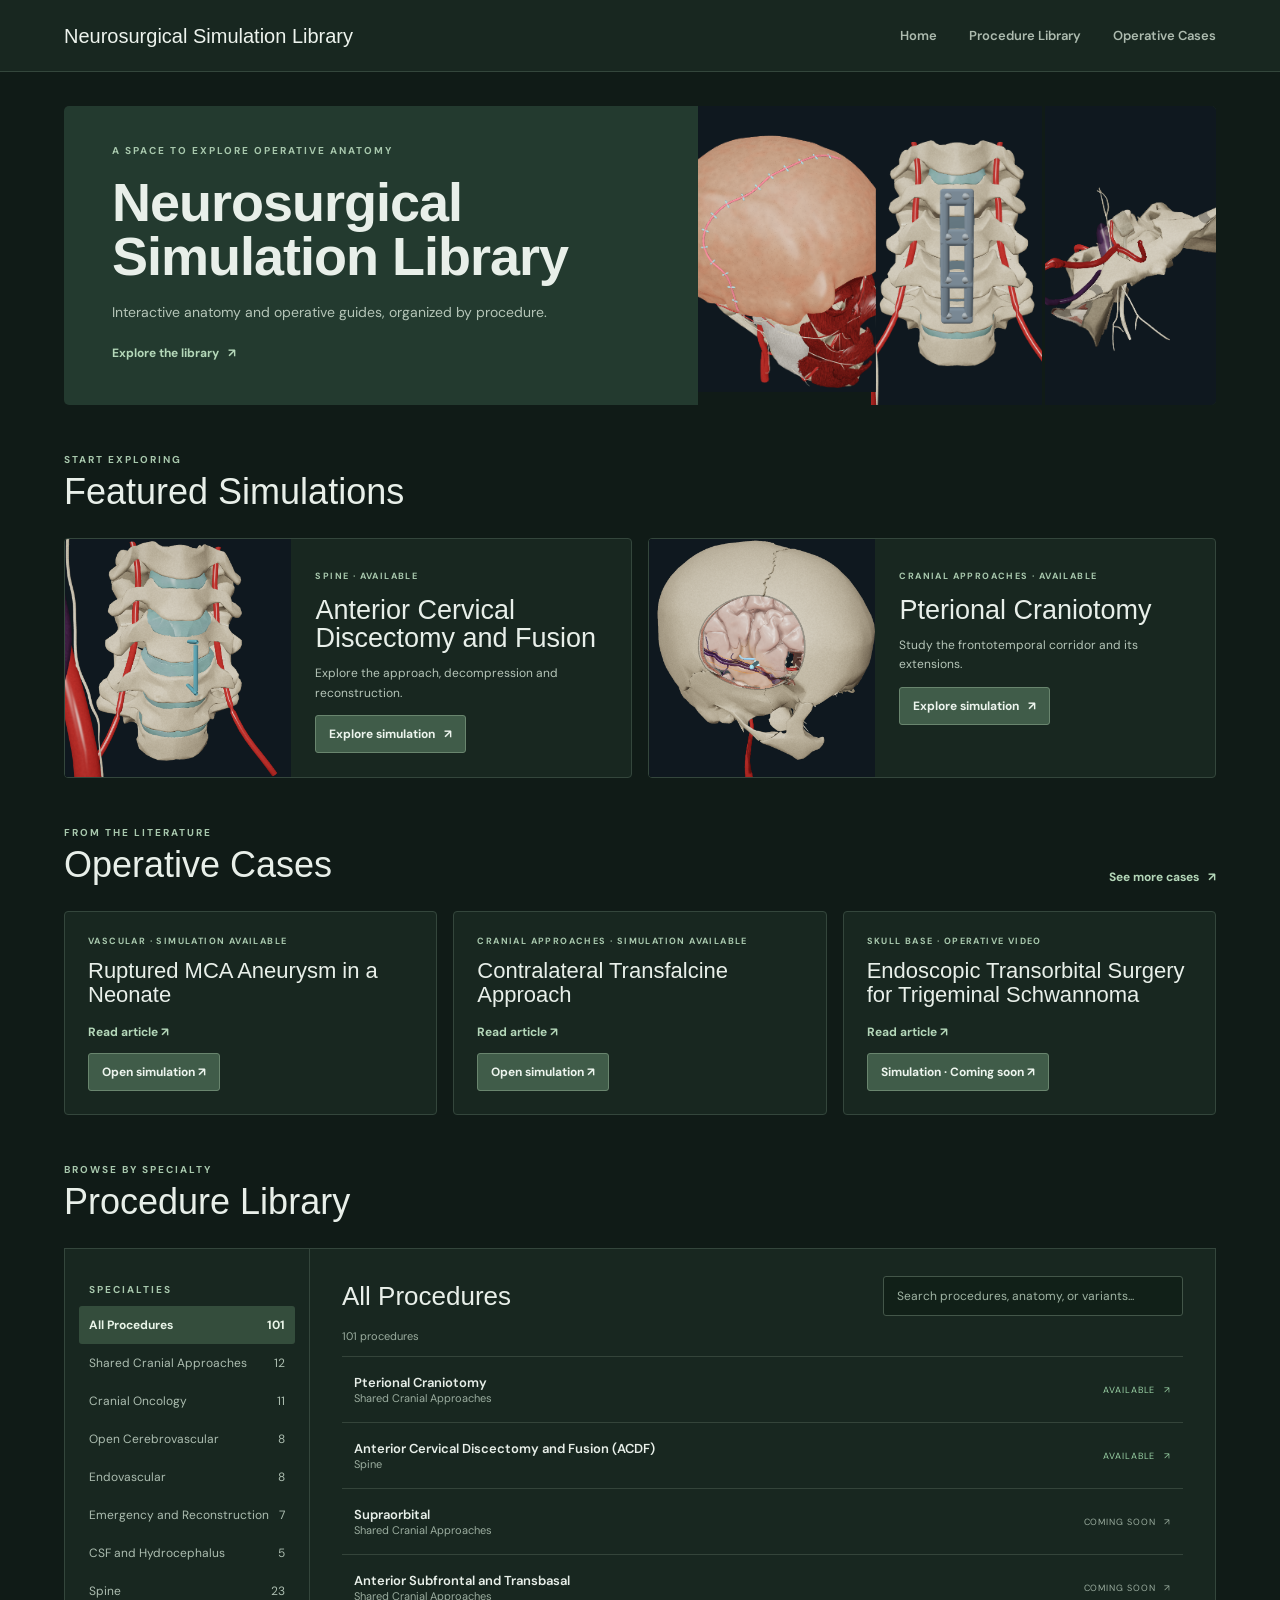
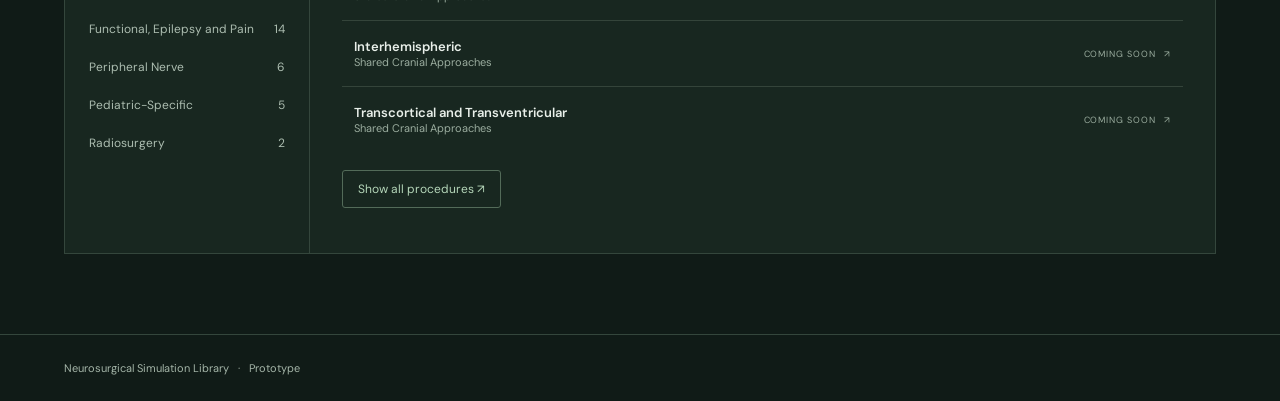
<file: index.html>
<!doctype html><html lang="en"><head><meta charset="utf-8"><meta name="viewport" content="width=device-width,initial-scale=1"><title>Neurosurgical Simulation Library</title><link rel="preconnect" href="https://fonts.googleapis.com"><link href="https://fonts.googleapis.com/css2?family=DM+Sans:wght@400;500;600;700&display=swap" rel="stylesheet">
<link rel="stylesheet" href="assets/procedure-library.css">
<link rel="stylesheet" href="assets/library-brand.css"></head><body><header><a class="library-brand" href="index.html">Neurosurgical Simulation Library</a><nav><a href="index.html">Home</a><a href="procedures.html">Procedure Library</a><a href="cases.html">Operative Cases</a></nav></header><main class="shell"><div class="hero"><div class="hero-copy"><div class="eyebrow">A space to explore operative anatomy</div><h1>Neurosurgical<br>Simulation Library</h1><p>Interactive anatomy and operative guides, organized by procedure.</p><a class="action" href="procedures.html">Explore the library &nbsp; ↗</a></div><div class="hero-art"><div class="hero-strips" aria-label="Views from the ACDF and pterional simulations"><img src="images/pterional-skin-close-2.png" alt=""><img src="images/acdf-verify-1.png" alt=""><img src="images/pterional-retain-1.png" alt=""></div></div></div><div class="section-head" id="featured"><div><div class="eyebrow">Start exploring</div><h2>Featured Simulations</h2></div></div><div class="feature"><article class="card"><div class="card-art"><img src="images/acdf-distraction-C5-C6-2.png" alt="ACDF simulation during cervical distraction" loading="lazy"></div><div class="card-body"><span class="badge">Spine · Available</span><h3>Anterior Cervical Discectomy and Fusion</h3><p>Explore the approach, decompression and reconstruction.</p><button class="action" type="button" data-procedure="ACDF">Explore simulation &nbsp; ↗</button></div></article><article class="card"><div class="card-art"><img src="images/pterional-fissure-2.png" alt="Pterional simulation during exposure of the Sylvian fissure" loading="lazy"></div><div class="card-body"><span class="badge">Cranial approaches · Available</span><h3>Pterional Craniotomy</h3><p>Study the frontotemporal corridor and its extensions.</p><button class="action" type="button" data-procedure="Pterional">Explore simulation &nbsp; ↗</button></div></article></div><div class="section-head" id="cases"><div><div class="eyebrow">From the literature</div><h2>Operative Cases</h2></div><a class="action" href="cases.html">See more cases &nbsp; ↗</a></div><div class="cases"><article class="card"><div class="badge">Vascular · Simulation available</div><h3>Ruptured MCA Aneurysm in a Neonate</h3><a href="https://pubmed.ncbi.nlm.nih.gov/41537666/" target="_blank" rel="noreferrer">Read article ↗</a><br><a class="case-sim-link" href="neonatal-mca/?from=home">Open simulation ↗</a></article><article class="card"><div class="badge">Cranial approaches · Simulation available</div><h3>Contralateral Transfalcine Approach</h3><a href="https://pubmed.ncbi.nlm.nih.gov/42165614/" target="_blank" rel="noreferrer">Read article ↗</a><br><a class="case-sim-link" href="transfalcine-guide.html?from=home">Open simulation ↗</a></article><article class="card"><div class="badge">Skull base · Operative video</div><h3>Endoscopic Transorbital Surgery for Trigeminal Schwannoma</h3><a href="https://pubmed.ncbi.nlm.nih.gov/37819070/" target="_blank" rel="noreferrer">Read article ↗</a><br><a class="case-sim-link" href="case-simulation.html?case=37819070">Simulation · Coming soon ↗</a></article></div><div class="section-head" id="library"><div><div class="eyebrow">Browse by specialty</div><h2>Procedure Library</h2></div></div><div class="library-layout"><aside class="side" id="filters"></aside><div class="main"><div class="bar"><h3 id="heading">All Procedures</h3><input class="search" id="search" type="search" placeholder="Search procedures, anatomy, or variants..." aria-label="Search procedures"></div><div class="results" id="count"></div><div id="list"></div></div></div></main><footer class="footer">Neurosurgical Simulation Library &nbsp; · &nbsp; Prototype</footer><dialog id="modal"><div class="modal"><button class="close" type="button" aria-label="Close">×</button><div class="eyebrow" id="modal-group"></div><h2 id="modal-title"></h2><p id="modal-description"></p><div id="modal-options"></div><div id="modal-action"></div></div></dialog>
<script src="assets/procedure-library.js?v=available-first"></script></body></html>
</file>
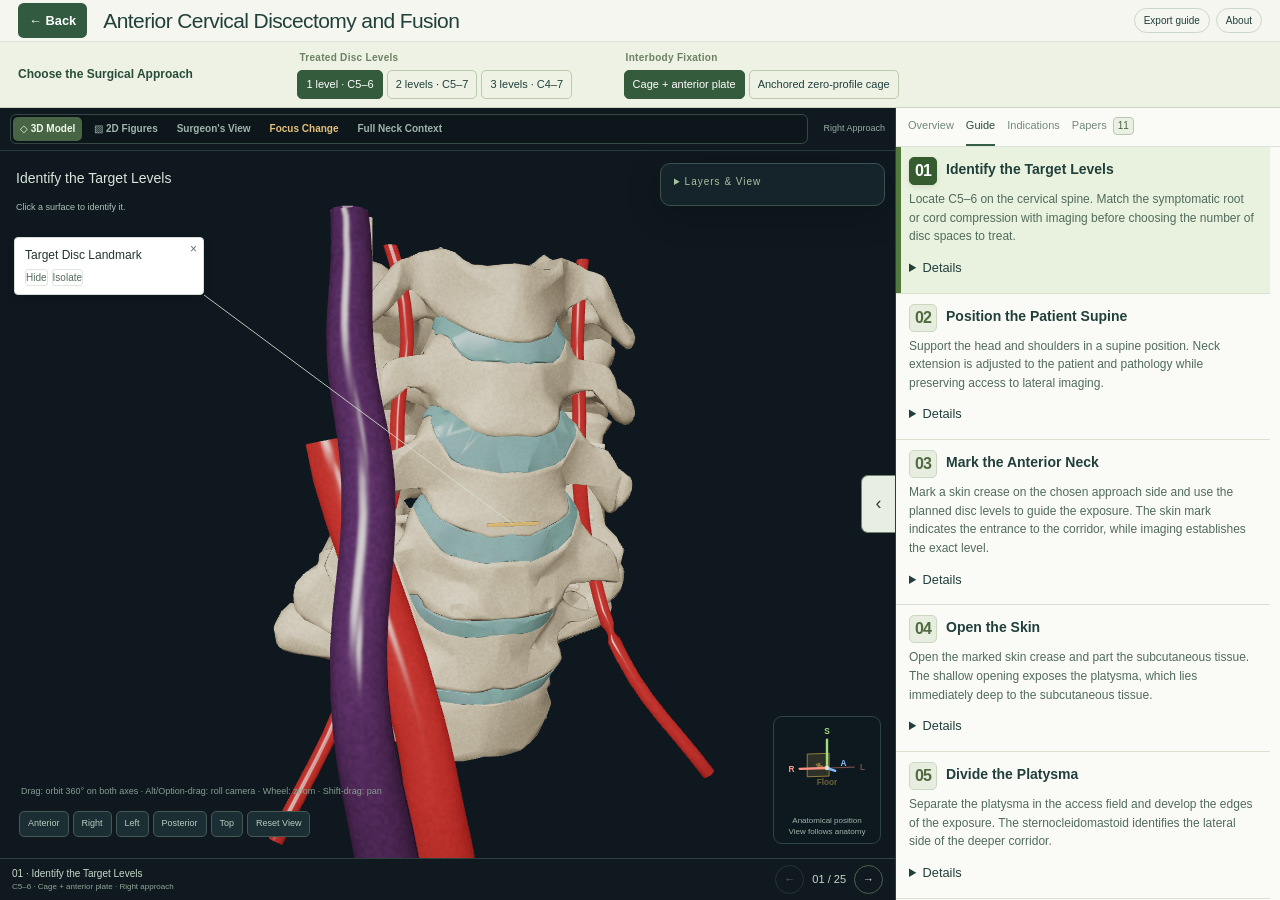
<file: acdf/index.html>
<!doctype html>
<html lang="en">
<head>
  <meta charset="utf-8"><meta name="viewport" content="width=device-width, initial-scale=1"><meta name="description" content="Interactive cervical anatomy and operative sequences for anterior cervical discectomy and fusion."><title>Anterior Cervical Discectomy and Fusion</title><style>
:root {
  --bg:#10191f;
  --ink:#213f3b;
  --muted:#758b82;
  --line:#dce3da;
  --paper:#f4f6ef;
  --lime:#c1df99
}

* {
  box-sizing:border-box
}

body {
  margin:0;
  background:var(--paper);
  color:var(--ink);
  font:14px/1.55 Calibri, Carlito, Arial, sans-serif
}

button,input,select {
  font:inherit
}

button {
  cursor:pointer
}

a {
  color:inherit
}

button:focus-visible,a:focus-visible,input:focus-visible {
  outline:3px solid #87a852;
  outline-offset:3px
}

button[disabled] {
  cursor:default;
  opacity:.4
}

[hidden] {
  display:none!important
}

header {
  height:97px;
  display:flex;
  align-items:center;
  justify-content:space-between;
  padding:15px 30px;
  border-bottom:1px solid var(--line);
  gap:25px
}

.eyebrow {
  font-size:9px;
  letter-spacing:2px;
  text-transform:uppercase;
  color:var(--muted)
}

h1 {
  font:30px/1.25 Calibri, Carlito, Arial, sans-serif;
  letter-spacing:-.6px;
  margin:5px 0
}

header p {
  font-size:11px;
  color:#71867a;
  margin:0
}

.headeractions {
  display:flex;
  gap:8px;
  align-items:center;
  flex-shrink:0
}

.pill {
  border:1px solid #ccd8c7;
  border-radius:25px;
  background:transparent;
  padding:7px 13px;
  color:var(--ink);
  font-size:11px
}

.studybadge {
  color:#4f6d4d;
  font-size:10px;
  white-space:nowrap
}

.layout {
  display:grid;
  grid-template-columns:minmax(0,67fr) minmax(340px,33fr);
  height:calc(100dvh - 129px);
  min-height:650px
}

.visual {
  background:var(--bg);
  display:flex;
  flex-direction:column;
  min-width:0;
  position:relative;
  border-right:1px solid #2b3e3c
}

.viewhead {
  height:49px;
  display:flex;
  align-items:center;
  justify-content:space-between;
  padding:0 20px;
  border-bottom:1px solid #293a3d;
  color:#96ada4;
  gap:15px;
  font-size:10px
}

.viewhead div {
  display:flex;
  gap:3px
}

.viewhead button {
  border:0;
  background:transparent;
  color:#9fb5ac;
  padding:6px 12px;
  border-radius:5px;
  font-size:11px
}

.viewhead button[aria-pressed=true] {
  background:#31473b;
  color:#e4f4d6
}

#viewport {
  position:relative;
  flex:1;
  min-height:480px;
  overflow:hidden
}

canvas {
  width:100%;
  height:100%;
  display:block;
  touch-action:none;
  cursor:grab
}

canvas:active {
  cursor:grabbing
}

#viewinfo {
  position:absolute;
  top:22px;
  left:22px;
  color:#acc1b5;
  pointer-events:none;
  max-width:50%
}

#viewinfo strong {
  display:block;
  font-weight:400;
  font-size:19px;
  color:#d7e5da;
  margin:5px 0
}

#viewinfo small {
  font-size:9px
}

.tag {
  font-size:8px;
  color:var(--lime);
  letter-spacing:1.5px
}

.floating {
  position:absolute;
  right:16px;
  top:17px;
  background:#17252ceF;
  backdrop-filter:blur(12px);
  border:1px solid #3b514d;
  border-radius:10px;
  padding:10px 13px;
  width:149px;
  box-shadow:0 8px 35px #0003;
  color:#d3e0d6;
  font-size:10px;
  z-index:3
}

.floating summary {
  font-size:9px;
  letter-spacing:1px;
  color:#a8c29e;
  cursor:pointer;
  margin-bottom:5px
}

.floating label {
  display:flex;
  justify-content:space-between;
  align-items:center;
  gap:6px;
  padding:3px 0
}

.floating input[type=checkbox] {
  accent-color:#b0d78c;
  width:13px;
  height:13px
}

.floating input[type=range] {
  accent-color:#b0d78c;
  width:100%;
  margin:3px 0
}

.floating select {
  font-size:10px;
  color:#d3e0d6;
  background:#21343a;
  border:1px solid #466054;
  border-radius:4px;
  width:100%;
  padding:3px;
  margin-top:4px
}

.floating .twod {
  font-size:8px;
  color:#a9beb3;
  border:1px solid #456055;
  border-radius:4px;
  background:transparent;
  padding:1px 6px
}

.swatch {
  display:inline-block;
  width:6px;
  height:6px;
  border-radius:50%;
  margin-right:7px
}

.compactnote {
  font-size:8px;
  color:#8fa99c;
  line-height:1.5;
  border-top:1px solid #344b45;
  margin-top:6px;
  padding-top:6px
}

.floating #restore {
  font-size:9px;
  color:#acc99d;
  background:transparent;
  border:0;
  padding:4px 0 0;
  text-decoration:underline
}

.viewtools {
  position:absolute;
  bottom:21px;
  left:19px;
  display:flex;
  gap:4px;
  z-index:2;
  flex-wrap:wrap;
  max-width:calc(100% - 35px)
}

.viewtools button {
  font-size:9px;
  background:#1b2e33;
  border:1px solid #445951;
  border-radius:5px;
  color:#b7cbbf;
  padding:5px 8px
}

.hint {
  position:absolute;
  bottom:59px;
  left:21px;
  color:#859e91;
  font-size:9px;
  pointer-events:none
}

.statusbar {
  min-height:56px;
  display:flex;
  align-items:center;
  justify-content:space-between;
  gap:10px;
  padding:10px 20px;
  border-top:1px solid #2c403c;
  color:#c6d9ca;
  font-size:11px
}

.statusbar small {
  display:block;
  font-size:9px;
  color:#8fa697
}

.pager {
  display:flex;
  gap:8px;
  align-items:center;
  white-space:nowrap
}

.pager button {
  background:transparent;
  border:1px solid #48634f;
  color:#c7d9c9;
  border-radius:50%;
  width:29px;
  height:29px
}

.side {
  background:#fafbf7;
  min-width:0;
  display:flex;
  flex-direction:column;
  min-height:0
}

.tabs {
  display:flex;
  border-bottom:1px solid var(--line);
  height:49px;
  flex-shrink:0;
  padding:0 20px;
  gap:22px
}

.tabs button {
  border:0;
  border-bottom:2px solid transparent;
  background:transparent;
  color:#73897b;
  font-size:12px;
  padding:0 0
}

.tabs button[aria-selected=true] {
  border-color:#355e47;
  color:#264b37
}

.scroll {
  overflow:auto;
  flex:1;
  scrollbar-width:thin;
  scrollbar-color:#bacabb transparent
}

.sectionintro {
  padding:19px 23px;
  font-size:11px;
  color:#768879;
  border-bottom:1px solid var(--line)
}

.step {
  padding:19px 23px;
  border-bottom:1px solid var(--line);
  cursor:pointer;
  transition:background .15s;
  position:relative
}

.step.active {
  background:#edf3e5;
  box-shadow:inset 3px 0 #5f8751
}

.step:hover {
  background:#f1f6eb
}

.step .number {
  font-size:10px;
  letter-spacing:1px;
  color:#7e9278
}

.step h2 {
  font-size:16px;
  line-height:1.4;
  font-weight:600;
  margin:5px 0 9px
}

.step p {
  font-size:12px;
  color:#516b5c;
  line-height:1.75;
  margin:0
}

.step .note {
  font-size:10px;
  color:#819173;
  margin-top:10px;
  line-height:1.65;
  padding-left:10px;
  border-left:1px solid #bacbad
}

.step .links {
  display:flex;
  gap:8px;
  margin-top:12px
}

.links button,.smallbutton {
  font-size:10px;
  border:1px solid #cbd8c3;
  border-radius:4px;
  color:#4e7052;
  background:transparent;
  padding:4px 7px
}

.step:focus-visible {
  outline:2px solid #81a461;
  outline-offset:-3px
}

.article-tools {
  padding:14px 20px;
  position:sticky;
  top:0;
  z-index:2;
  background:#f6f8ef;
  border-bottom:1px solid var(--line);
  display:flex;
  gap:10px;
  align-items:center;
  flex-wrap:wrap
}

.article-tools input {
  flex:1;
  min-width:110px;
  width:100%;
  border:1px solid #ccd8c6;
  padding:7px 10px;
  background:white;
  border-radius:5px;
  color:#355a41;
  font-size:11px
}

.article-tools select {
  font-size:11px;
  color:#355a41;
  background:white;
  border:1px solid #ccd8c6;
  padding:5px;
  border-radius:4px
}

.article-page {
  padding:22px 24px;
  border-bottom:1px solid var(--line)
}

.article-page h2 {
  font-size:13px;
  margin:0 0 9px
}

.page-links {
  display:flex;
  gap:5px;
  flex-wrap:wrap;
  margin:8px 0 15px
}

.article-text {
  font:13px/1.85 Calibri, Carlito, Arial, sans-serif;
  color:#425d4e;
  white-space:pre-wrap;
  overflow-wrap:anywhere
}

.anatomy-link {
  font:inherit;
  color:#417f76;
  border:0;
  border-bottom:1px dotted #6a9688;
  padding:0;
  background:transparent;
  display:inline;
  text-align:inherit
}

.article-page .page-meta {
  font-size:9px;
  color:#829078
}

.article-text mark {
  background:#f0d894;
  color:inherit
}

#figurepanel {
  position:absolute;
  inset:0;
  overflow:auto;
  padding:20px 180px 70px 22px;
  scrollbar-width:thin;
  background:#172128
}

#figurepanel img {
  max-width:100%;
  height:auto;
  display:block;
  margin:0 auto;
  box-shadow:0 8px 30px #0004
}

#figurepanel .fig-title {
  color:#d6e3d7;
  font:22px Calibri, Carlito, Arial, sans-serif;
  margin:0 0 12px
}

#figurepanel .fig-note {
  font-size:10px;
  color:#98b2a2;
  line-height:1.6;
  margin-top:13px
}

#figurepanel .figurelinks {
  display:flex;
  gap:4px;
  flex-wrap:wrap;
  margin-bottom:14px
}

#figurepanel .figurelinks button {
  font-size:10px;
  color:#bdcfbf;
  background:#24383b;
  border:1px solid #456056;
  border-radius:4px;
  padding:4px 8px
}

#popup {
  position:absolute;
  z-index:5;
  width:260px;
  background:#f3f7ed;
  color:#284b35;
  border:1px solid #adc397;
  box-shadow:0 10px 35px #0005;
  border-radius:9px;
  padding:14px;
  font-size:11px
}

#popup strong {
  display:block;
  padding-right:15px;
  font-size:13px
}

#popup p {
  font-size:10px;
  line-height:1.6;
  color:#667a5d;
  margin:7px 0
}

#popup .close {
  position:absolute;
  right:8px;
  top:5px;
  border:0;
  background:transparent;
  color:#557a4c
}

.popup-actions {
  display:flex;
  gap:5px;
  flex-wrap:wrap
}

.popup-actions button {
  font-size:9px;
  border:1px solid #b8cda7;
  border-radius:4px;
  background:transparent;
  padding:4px 7px;
  color:#3c6541
}

.provenance {
  font-size:8px;
  letter-spacing:.2px;
  color:#8b9b80
}

#noGL {
  position:absolute;
  left:22px;
  right:185px;
  top:40%;
  color:#d7e3d6;
  background:#273a39;
  border:1px solid #6c8371;
  padding:20px;
  font-size:12px
}

.sources {
  padding:24px
}

.sources h2 {
  font:25px Calibri, Carlito, Arial, sans-serif;
  margin:0 0 10px
}

.sources h3 {
  font-size:13px;
  margin:22px 0 8px
}

.sources p,.sources li {
  font-size:11px;
  line-height:1.8;
  color:#5d7563
}

.sources ul {
  padding-left:17px
}

.sources table {
  border-collapse:collapse;
  width:100%;
  font-size:10px
}

.sources td {
  border-bottom:1px solid var(--line);
  padding:6px 0;
  vertical-align:top
}

.sources td:last-child {
  padding-left:10px;
  color:#7d8b73
}

.catalog {
  max-height:330px;
  overflow:auto
}

.page-footer {
  height:32px;
  display:flex;
  align-items:center;
  justify-content:space-between;
  gap:20px;
  padding:0 25px;
  color:#7a8c79;
  font-size:9px;
  border-top:1px solid var(--line)
}

.loadstatus {
  position:absolute;
  left:22px;
  top:45%;
  color:#d4e5cf;
  font-size:13px
}

#loadbar {
  height:2px;
  background:#bdd79c;
  width:80px;
  margin-top:15px
}

.focus-flash {
  animation:flash 1.3s ease
}

@keyframes flash {
  50% {
    background:#e4eed1
  }
}

@media(max-width:1050px) {
  .layout {
    grid-template-columns:minmax(0,60fr) minmax(330px,40fr)
  }
  h1 {
    font-size:25px
  }
  .headeractions {
    gap:5px
  }
  .studybadge {
    display:none
  }
  header {
    padding:15px 22px
  }
  #figurepanel {
    padding-left:15px;
    padding-right:170px
  }
}

@media(max-width:760px) {
  header {
    height:auto;
    min-height:110px;
    display:block;
    padding:15px 18px
  }
  h1 {
    font-size:25px
  }
  .headeractions {
    margin-top:10px
  }
  .layout {
    display:flex;
    height:auto;
    min-height:0;
    flex-direction:column
  }
  .visual {
    height:690px
  }
  .side {
    height:700px
  }
  .page-footer {
    height:auto;
    min-height:40px;
    display:block;
    padding:10px 18px
  }
  .floating {
    width:130px;
    right:10px;
    top:12px;
    padding:9px
  }
  .hint {
    font-size:8px;
    max-width:240px
  }
  #viewinfo {
    left:14px;
    top:16px;
    max-width:47%
  }
  #viewinfo strong {
    font-size:15px
  }
  #figurepanel {
    padding:18px 155px 80px 12px
  }
  .tabs {
    gap:25px
  }
  #popup {
    width:230px
  }
  .statusbar {
    padding:10px 14px
  }
  .viewtools {
    left:14px
  }
  .sectionintro {
    padding:18px
  }
  .viewhead {
    padding:0 12px
  }
  .viewhead span {
    font-size:8px
  }
  .pill {
    font-size:10px
  }
}

@media print {
  header,.viewhead,.floating,.viewtools,.hint,.statusbar,.tabs,.headeractions,.page-footer,#popup {
    display:none
  }
  .layout {
    display:block;
    height:auto
  }
  .visual {
    display:none
  }
  .step {
    break-inside:avoid
  }
  .article-page {
    break-before:page
  }
  body {
    background:white
  }
  .article-tools {
    display:none
  }
}

dialog {
  border:1px solid #b8cbb1;
  border-radius:12px;
  padding:25px;
  max-width:530px;
  color:#35583e;
  font-size:12px
}

dialog::backdrop {
  background:#10251d88
}

.creditlink {
  border:0;
  background:transparent;
  color:inherit;
  font:inherit;
  text-decoration:underline;
  cursor:pointer
}

#openingControl {
  border-top:1px solid #385345;
  margin-top:7px;
  padding-top:5px
}

.floating {
  max-height:calc(100% - 92px);
  overflow-y:auto;
  scrollbar-width:thin
}

.operationbadge {
  position:absolute;
  left:22px;
  bottom:92px;
  max-width:55%;
  padding:8px 11px;
  border-left:2px solid #c3db99;
  background:#19322bce;
  color:#d0e3be;
  font-size:10px;
  line-height:1.5;
  pointer-events:none
}

.operationbadge strong {
  display:block;
  font-weight:500;
  font-size:12px
}

.viewtools {
  max-width:calc(100% - 40px)
}

@media(max-width:760px) {
  .operationbadge {
    left:14px;
    font-size:9px;
    max-width:51%;
    bottom:105px
  }
}

#popup {
  width:max-content;
  max-width:190px;
  background:#fff;
  color:#24352c;
  border:1px solid #d6ddd6;
  border-radius:4px;
  padding:6px 21px 5px 8px;
  box-shadow:0 2px 8px #0002;
  font-size:11px;
  line-height:1.3
}

#popup strong {
  font-size:11px;
  font-weight:500;
  padding:0;
  max-width:155px;
  display:block;
  overflow-wrap:anywhere
}

#popup .close {
  right:4px;
  top:4px;
  font-size:12px;
  line-height:14px;
  padding:0 2px;
  color:#617466
}

.popup-actions {
  gap:4px;
  margin-top:4px
}

.popup-actions button {
  width:19px;
  height:17px;
  padding:0;
  font-size:10px;
  line-height:15px;
  border-color:#e0e6e0;
  border-radius:3px;
  color:#536b5b
}

#stepLabels {
  position:absolute;
  inset:0;
  pointer-events:none;
  z-index:4
}

.stepTag {
  position:absolute;
  width:max-content;
  max-width:185px;
  padding:4px 7px;
  border:1px solid #d6ddd6;
  border-radius:4px;
  background:#fff;
  color:#2b3f32;
  box-shadow:0 1px 5px #0002;
  font-size:10px;
  line-height:1.3;
  text-align:left;
  pointer-events:auto;
  cursor:pointer
}

.stepTag::before {
  content:'';
  width:10px;
  height:1px;
  background:#c9d8c5;
  position:absolute;
  left:-11px;
  top:50%
}

@media(max-width:760px) {
  #popup {
    max-width:160px
  }
  #popup strong {
    max-width:125px
  }
  .stepTag {
    max-width:155px;
    font-size:9px
  }
}

#recommendedView {
  display:block;
  width:100%;
  background:#304b3b;
  color:#d9ecc9;
  border:1px solid #577750;
  border-radius:5px;
  padding:6px 4px;
  font-size:10px;
  line-height:1.3;
  margin:2px 0 7px
}

#recommendedView:hover {
  background:#3b5944
}

.step {
  padding:20px 23px 22px;
  border-bottom:2px solid #d8e1d0
}

.step-heading {
  display:flex;
  align-items:flex-start;
  gap:13px;
  margin-bottom:12px
}

.step-number {
  display:flex;
  align-items:center;
  justify-content:center;
  flex:0 0 47px;
  min-height:47px;
  border:1px solid #cad8bf;
  border-radius:9px;
  background:#e7eddf;
  color:#506b40;
  font-size:25px;
  font-weight:750;
  line-height:1;
  font-variant-numeric:tabular-nums;
  letter-spacing:-1px
}

.step-heading-text {
  flex:1;
  min-width:0;
  padding-top:2px
}

.step .number {
  font-size:9px;
  font-weight:650;
  letter-spacing:1px;
  color:#718463
}

.step h2 {
  font-size:16px;
  font-weight:650;
  margin:5px 0 0;
  line-height:1.4
}

.step.active {
  background:#e9f2df;
  box-shadow:inset 5px 0 #527a3d
}

.step.active .step-number {
  background:#355b2e;
  color:#fff;
  border-color:#355b2e;
  box-shadow:0 2px 5px #355b2e20
}

.step.active .number {
  color:#365d2e
}

.step:hover .step-number {
  border-color:#789861
}

@media(max-width:760px) {
  .step {
    padding:18px
  }
  .step-number {
    flex-basis:43px;
    min-height:43px;
    font-size:24px
  }
  .step-heading {
    gap:11px
  }
}

@media print {
  .step-number {
    background:#fff!important;
    color:#233c22!important;
    border:2px solid #46613a
  }
  .step-heading {
    break-after:avoid
  }
}

.links.step-actions {
  display:grid;
  grid-template-columns:1fr 1fr;
  gap:8px;
  margin-top:16px
}

.links .step-action {
  min-height:43px;
  display:flex;
  align-items:center;
  justify-content:center;
  gap:8px;
  border-radius:7px;
  font-size:12px;
  font-weight:600;
  padding:10px 12px;
  transition:background .15s,border-color .15s
}

.links .action-model {
  background:#355b3d;
  border:1px solid #355b3d;
  color:#fff
}

.links .action-model:hover {
  background:#284b30;
  border-color:#284b30
}

.links .action-figure {
  background:#fff;
  border:1px solid #b7c7a9;
  color:#3c5b31
}

.links .action-figure:hover {
  background:#e3ecd9;
  border-color:#7c9a68
}

.action-symbol {
  font-size:19px;
  line-height:1;
  font-weight:400
}

.links .article-action {
  grid-column:1/-1;
  justify-self:start;
  border:0;
  background:transparent;
  color:#6a7f5c;
  padding:3px 0;
  font-size:10px;
  text-decoration:underline;
  text-underline-offset:3px
}

.viewhead>div {
  gap:6px;
  background:#0d171b;
  border:1px solid #344942;
  border-radius:8px;
  padding:3px
}

.viewhead>div button {
  min-height:32px;
  padding:6px 13px;
  font-size:12px;
  font-weight:550;
  border-radius:5px
}

.viewhead>div button[aria-pressed=true] {
  background:#476545;
  color:#f1f8e8;
  box-shadow:0 1px 4px #0002
}

@media(max-width:760px) {
  .viewhead>div button {
    font-size:11px;
    padding:5px 10px
  }
  .links .step-action {
    min-height:44px
  }
}

.links.step-actions {
  display:flex;
  flex-wrap:wrap;
  align-items:center;
  gap:6px;
  margin-top:12px
}

.links .step-action {
  min-height:29px;
  padding:5px 10px;
  font-size:11px;
  font-weight:550;
  gap:5px;
  border-radius:5px
}

.links .action-symbol {
  font-size:14px
}

.links .article-action {
  flex-basis:100%;
  font-size:9px;
  margin-top:1px;
  padding:1px 0
}

.viewhead>div {
  padding:2px;
  gap:3px;
  border-radius:6px
}

.viewhead>div button {
  min-height:27px;
  padding:4px 9px;
  font-size:11px
}

@media(max-width:760px) {
  .links .step-action {
    min-height:31px;
    padding:5px 9px
  }
  .viewhead>div button {
    min-height:27px;
    padding:4px 8px;
    font-size:10px
  }
}

.layout {
  height:calc(100dvh - 213px);
  min-height:620px;
  grid-template-columns:minmax(0,63fr) minmax(360px,37fr)
}

header {
  height:93px
}

.config {
  display:flex;
  align-items:center;
  gap:26px;
  padding:12px 28px;
  border-bottom:1px solid #cad6c0;
  background:#edf2e5;
  min-height:120px
}

.config fieldset {
  padding:0;
  border:0;
  margin:0;
  min-width:0
}

.config legend {
  font-size:9px;
  letter-spacing:1.3px;
  text-transform:uppercase;
  margin-bottom:7px;
  color:#6c8062
}

.choices {
  display:flex;
  gap:4px
}

.choices label {
  position:relative
}

.choices input {
  position:absolute;
  opacity:0
}

.choices span {
  display:block;
  border:1px solid #bacaac;
  border-radius:5px;
  padding:6px 11px;
  font-size:11px;
  cursor:pointer
}

.choices input:checked+span {
  background:#355b3d;
  border-color:#355b3d;
  color:#fff
}

.choices input:focus-visible+span {
  outline:3px solid #88aa63;
  outline-offset:2px
}

.config small {
  display:block;
  font-size:9px;
  color:#728367;
  margin-top:5px
}

.modelindex {
  margin-left:auto;
  white-space:nowrap;
  text-align:right;
  font-size:11px
}

.modelindex strong {
  display:block;
  font:27px Calibri, Carlito, Arial, sans-serif
}

.config select {
  font-size:10px;
  border:1px solid #bacaac;
  border-radius:4px;
  background:#fff;
  padding:4px;
  max-width:260px
}

.sectionintro p {
  margin:4px 0
}

.warning {
  background:#fff2d5;
  color:#695020;
  padding:12px 18px;
  font-size:11px;
  border-bottom:1px solid #e3d3a8
}

.paper-card {
  padding:20px 23px;
  border-bottom:1px solid #dce3da
}

.paper-card h2 {
  font-size:15px;
  line-height:1.45;
  margin:7px 0
}

.paper-card .meta {
  font-size:10px;
  color:#7a8d70
}

.paper-card p {
  font-size:12px;
  color:#516b5c;
  line-height:1.75
}

.paper-card .access {
  font-size:10px;
  color:#837044
}

.paper-card .paper-actions {
  display:flex;
  gap:7px;
  align-items:center;
  flex-wrap:wrap
}

.paper-card a {
  font-size:11px;
  color:#315e48
}

.paper-card button {
  font-size:10px;
  border:1px solid #b7c7a9;
  border-radius:4px;
  background:transparent;
  color:#3c5b31;
  padding:4px 8px
}

.match {
  display:inline-block;
  background:#e1ecd5;
  padding:2px 6px;
  color:#426333;
  font-size:9px;
  border-radius:3px
}

.article-tools label {
  font-size:10px;
  display:flex;
  gap:5px;
  align-items:center
}

.empty {
  padding:25px;
  color:#728367;
  font-size:12px
}

#figurepanel {
  padding:28px
}

.diagram h2 {
  font:24px Calibri, Carlito, Arial, sans-serif;
  color:#d7e5da
}

.diagram p {
  color:#a9bdb0;
  font-size:12px;
  max-width:650px
}

.diagram svg {
  max-width:720px;
  width:100%;
  height:auto
}

.diagram a {
  color:#bed9a6
}

.statusbar small {
  max-width:600px
}

.creditlink {
  font-size:11px
}

.diagram-note {
  border-left:2px solid #95b879;
  padding-left:12px
}

.viewhead {
  flex-shrink:0
}

.viewhead span {
  font-size:9px
}

.step-actions a {
  font-size:10px;
  color:#527146
}

.config-name {
  font-size:12px;
  color:#46613a
}

.floating {
  width:147px
}

.downloadlink {
  display:inline-block;
  padding:4px 8px;
  border:1px solid #bacaac;
  border-radius:4px;
  text-decoration:none;
  margin:2px
}

.allmodels {
  padding:18px
}

.allmodels button {
  width:100%;
  text-align:left;
  padding:9px 10px;
  margin:3px 0;
  border:1px solid #c9d6c0;
  border-radius:5px;
  background:#f1f5ea;
  color:#42613a;
  font-size:11px
}

.allmodels button[aria-current=true] {
  background:#dbe8cf;
  border-color:#6e8c56
}

#planLive {
  position:absolute;
  clip-path:inset(50%);
  width:1px;
  height:1px;
  overflow:hidden
}

@media(max-width:1100px) {
  .config {
    gap:16px;
    padding:12px 20px
  }
  .choices span {
    padding:6px 8px
  }
  .modelindex select {
    max-width:200px
  }
  .config {
    flex-wrap:wrap
  }
  .layout {
    height:calc(100dvh - 245px)
  }
}

@media(max-width:760px) {
  header {
    height:auto
  }
  .config {
    padding:14px 18px;
    gap:13px
  }
  .config fieldset {
    flex:1 1 46%
  }
  .modelindex {
    text-align:left;
    margin-left:0;
    width:100%;
    display:flex;
    align-items:center;
    gap:12px
  }
  .modelindex strong {
    font-size:22px
  }
  .layout {
    height:auto
  }
  .visual {
    height:720px
  }
  .choices span {
    font-size:10px
  }
  .config select {
    max-width:240px
  }
  .operationbadge {
    bottom:96px;
    max-width:54%
  }
  #viewinfo {
    max-width:48%
  }
  #figurepanel {
    padding:20px
  }
}

@media print {
  .config {
    display:none
  }
  .side {
    height:auto
  }
  .scroll {
    overflow:visible
  }
  .paper-card {
    break-inside:avoid
  }
  .paper-card[hidden] {
    display:block!important
  }
}

.fulltext {
  margin-top:12px;
  font-size:11px
}

.fulltext summary {
  cursor:pointer;
  color:#426333
}

.fulltext section {
  border-top:1px solid #dce3da;
  padding-top:12px
}

.fulltext h3 {
  font-size:11px
}

.fulltext .article-text {
  font-size:12px;
  white-space:pre-wrap
}

header {
  height:66px;
  padding:9px 22px;
  gap:12px
}

header h1 {
  font-size:25px;
  margin:1px 0
}

header .eyebrow {
  font-size:8px
}

header p {
  font-size:10px
}

.config {
  min-height:82px;
  padding:10px 22px;
  justify-content:space-between;
  gap:14px
}

.layout {
  height:calc(100dvh - 148px);
  grid-template-columns:minmax(0,1fr) minmax(0,1fr);
  min-height:580px
}

.config fieldset {
  flex:1
}

.choices span {
  padding:5px 10px
}

.floating {
  width:156px;
  right:10px;
  top:12px
}

.floating .twod {
  padding:5px;
  margin:5px 0;
  width:100%
}

#viewinfo {
  left:16px;
  top:16px;
  max-width:calc(100% - 195px)
}

#viewinfo strong {
  font-size:16px
}

.reference-plates {
  display:grid;
  grid-template-columns:1fr 1fr;
  gap:12px;
  margin:12px 0 24px
}

.reference-plates figure {
  margin:0
}

.reference-plates img {
  display:block;
  width:100%;
  height:auto;
  border:1px solid #3b514d;
  border-radius:6px
}

.reference-plates figcaption {
  font-size:10px;
  color:#b4c9ba;
  margin-top:6px
}

.diagram h3 {
  color:#d7e5da;
  font:20px Calibri, Carlito, Arial, sans-serif
}

.separated-note {
  font-size:9px;
  color:#b7cd9d;
  display:block;
  margin-top:5px
}

.stepTag {
  max-width:165px
}

#figurepanel {
  padding:20px
}

.side .tabs {
  gap:20px
}

@media(max-width:1100px) {
  .layout {
    grid-template-columns:minmax(0,1fr) minmax(0,1fr);
    height:calc(100dvh - 148px)
  }
  .choices span {
    font-size:10px;
    padding:5px 7px
  }
  .config {
    gap:10px
  }
  .config legend {
    letter-spacing:.8px
  }
}

@media(max-width:760px) {
  header {
    min-height:66px;
    height:auto;
    display:flex;
    flex-wrap:wrap;
    padding:10px 16px
  }
  header h1 {
    font-size:22px
  }
  .headeractions {
    margin:0
  }
  .config {
    padding:10px 16px;
    min-height:82px;
    gap:10px
  }
  .config fieldset {
    flex:1 1 44%
  }
  .visual {
    height:680px
  }
  .side {
    height:760px
  }
}

header {
  height:44px;
  min-height:44px;
  padding:6px 20px
}

header h1 {
  font-size:21px;
  line-height:1.2;
  margin:0
}

.headeractions {
  gap:6px
}

.pill {
  padding:4px 9px;
  font-size:10px
}

.config {
  min-height:64px;
  padding:8px 20px;
  gap:20px
}

.config legend {
  font-size:9px;
  letter-spacing:.7px;
  margin-bottom:4px
}

.choices span {
  padding:4px 9px;
  font-size:10px
}

.layout {
  height:calc(100dvh - 108px);
  grid-template-columns:minmax(0,7fr) minmax(0,3fr);
  min-height:580px
}

.step {
  padding:12px 15px 13px;
  border-bottom:1px solid #d8e1d0
}

.step-heading {
  gap:9px;
  margin-bottom:7px
}

.step-number {
  flex-basis:28px;
  min-height:28px;
  font-size:16px;
  border-radius:5px
}

.step-heading-text {
  padding-top:1px
}

.step h2 {
  font-size:14px;
  line-height:1.35;
  margin:2px 0 0
}

.step p {
  font-size:12px;
  line-height:1.6
}

.step .links.step-actions {
  gap:5px;
  margin-top:8px
}

.links .step-action {
  min-height:23px;
  font-size:10px;
  padding:3px 7px;
  gap:4px
}

.tabs {
  height:39px;
  padding:0 15px;
  gap:17px
}

.tabs button {
  font-size:11px
}

.viewhead {
  height:39px
}

.viewhead>div button {
  font-size:10px;
  min-height:24px;
  padding:3px 8px
}

#viewinfo {
  top:12px
}

#viewinfo strong {
  font-size:14px
}

#labelLines {
  position:absolute;
  inset:0;
  width:100%;
  height:100%;
  pointer-events:none;
  z-index:3
}

#labelLines line {
  stroke:#d6e2d0;
  stroke-width:1;
  opacity:.85
}

.reference-plates {
  grid-template-columns:1fr 1fr;
  align-items:start
}

.reference-plates img {
  cursor:zoom-in
}

.image-save {
  font-size:10px;
  padding:3px 7px;
  border:1px solid #526e5e;
  border-radius:4px;
  background:transparent;
  color:#c3d9bc;
  margin-top:7px
}

.plane-details {
  border-top:1px solid #354c43;
  padding-top:14px;
  color:#b9d0bd
}

.plane-details summary {
  cursor:pointer;
  font-size:12px
}

.diagram .tag {
  font-size:9px
}

.diagram h2 {
  font-size:21px
}

.statusbar {
  min-height:46px;
  padding:8px 16px
}

.statusbar small {
  font-size:8px
}

.reference-plates figure.expanded {
  grid-column:1/-1
}

.reference-plates figure.expanded img {
  cursor:zoom-out
}

@media(max-width:1100px) {
  .layout {
    grid-template-columns:minmax(0,7fr) minmax(0,3fr);
    height:calc(100dvh - 108px)
  }
  .config {
    gap:14px
  }
  .step {
    padding:11px 12px
  }
  .step h2 {
    font-size:13px
  }
  .side .tabs {
    gap:12px;
    padding:0 12px
  }
}

@media(max-width:760px) {
  header {
    height:auto;
    min-height:44px;
    padding:8px 14px;
    flex-wrap:nowrap
  }
  header h1 {
    font-size:19px
  }
  .config {
    min-height:64px;
    padding:8px 14px;
    gap:10px
  }
  .layout {
    display:flex;
    height:auto
  }
  .visual {
    height:660px
  }
  .side {
    height:650px
  }
  .step {
    padding:11px 15px
  }
  .step h2 {
    font-size:14px
  }
  .reference-plates {
    grid-template-columns:1fr
  }
}

.stepTag {
  max-width:min(165px,calc(100% - 16px));
  overflow-wrap:anywhere
}

#popup {
  max-width:min(190px,calc(100% - 16px));
  max-height:calc(100% - 20px);
  overflow:auto
}

#popup {
  transition:none!important;
  left:14px;
  top:86px;
  width:190px;
  max-width:min(190px,calc(100% - 28px));
  padding:9px 22px 8px 10px
}

#popup strong {
  font-size:12px;
  line-height:1.35
}

#popup .label-status {
  font-size:9px;
  line-height:1.4;
  color:#7b887d;
  margin:5px 0 0
}

.viewhead>div {
  flex-wrap:wrap
}

.viewhead>div button {
  font-size:10px;
  padding:3px 7px
}

#focusChange {
  color:#e4c078
}

#compareChange[aria-pressed=true] {
  background:#6b5830;
  color:#fff0c8
}

#stepLabels {
  display:none!important
}

.label-status[hidden] {
  display:none!important
}

.popup-actions {
  margin-top:6px
}

@media(max-width:760px) {
  #popup {
    width:168px;
    left:10px;
    top:82px
  }
  .viewhead>div button {
    font-size:9px;
    padding:3px 5px
  }
  .viewhead>span {
    display:none
  }
}

.indication-intro {
  padding:14px 15px;
  font-size:12px;
  line-height:1.6;
  color:#59664e;
  border-bottom:1px solid #d8e1d0;
  margin:0
}

.indication-group {
  font-size:12px;
  text-transform:uppercase;
  letter-spacing:.08em;
  padding:16px 15px 7px;
  margin:0;
  color:#697755
}

.indication-card {
  padding:10px 15px 13px;
  border-bottom:1px solid #d8e1d0;
  border-left:3px solid transparent
}

.indication-card.active {
  background:#eff4e7;
  border-left-color:#71874d
}

.indication-card h3 {
  font-size:13px;
  margin:0 0 6px
}

.indication-card p {
  font-size:12px;
  line-height:1.6;
  margin:0
}

.side .tabs {
  gap:14px
}

.tabs button {
  white-space:nowrap
}

#visualnote {
  max-width:64vw;
  overflow:hidden;
  text-overflow:ellipsis;
  white-space:nowrap
}

.viewhead {
  min-height:39px;
  height:auto;
  padding-top:5px;
  padding-bottom:5px
}

#popup .label-status {
  color:#68755b
}

html,body {
  width:100%;
  height:100%;
  margin:0;
  overflow:hidden;
  overscroll-behavior:none
}

body {
  display:grid;
  grid-template-rows:auto auto minmax(0,1fr);
  min-height:0
}

header {
  box-sizing:border-box;
  min-height:42px;
  height:42px;
  padding:5px 18px
}

.config {
  display:grid;
  grid-template-columns:minmax(140px,.85fr) repeat(3,minmax(0,1fr));
  min-height:66px;
  padding:8px 18px;
  gap:14px;
  align-items:center;
  box-sizing:border-box
}

.config-heading strong {
  display:block;
  font-size:12px;
  color:#294c39;
  line-height:1.35
}

.config-heading span {
  display:block;
  font-size:10px;
  color:#708266;
  margin-top:3px
}

.config fieldset {
  min-width:0
}

.config legend {
  font-size:10px;
  font-weight:600;
  letter-spacing:.3px;
  text-transform:none
}

.choices span {
  padding:5px 8px;
  font-size:11px
}

.layout {
  height:auto!important;
  min-height:0!important;
  overflow:hidden;
  display:grid;
  grid-template-columns:minmax(0,7fr) minmax(0,3fr);
  grid-template-rows:minmax(0,1fr)
}

.visual {
  display:flex;
  flex-direction:column;
  min-width:0;
  min-height:0;
  height:auto!important;
  overflow:hidden
}

#viewport {
  flex:1 1 0%;
  min-height:0;
  overflow:hidden
}

.side {
  height:auto!important;
  min-width:0;
  min-height:0;
  display:flex;
  flex-direction:column;
  overflow:hidden
}

.side>.tabs {
  flex:0 0 39px;
  min-width:0;
  gap:12px;
  padding:0 12px
}

.scroll {
  flex:1 1 0%;
  min-height:0;
  overflow-y:auto;
  overflow-x:hidden;
  overscroll-behavior:contain;
  scrollbar-gutter:stable
}

#figurepanel {
  position:absolute;
  inset:0;
  overflow:auto;
  overscroll-behavior:contain
}

.viewhead {
  flex:0 0 auto;
  min-width:0;
  padding:6px 10px
}

.viewhead>div {
  display:flex;
  gap:5px;
  flex-wrap:wrap;
  min-width:0;
  flex:1
}

.viewhead>span {
  white-space:nowrap;
  font-size:9px
}

.statusbar {
  flex:0 0 auto;
  min-height:42px;
  padding:6px 12px;
  gap:10px
}

.statusbar>div:first-child {
  min-width:0
}

.statusbar #stagecaption {
  white-space:nowrap;
  overflow:hidden;
  text-overflow:ellipsis;
  display:block;
  font-size:10px
}

.statusbar small {
  max-width:54vw
}

.floating {
  width:225px;
  max-width:calc(100% - 22px);
  max-height:calc(100% - 24px);
  box-sizing:border-box;
  overflow-y:auto;
  overscroll-behavior:contain
}

.layer-caption {
  font-size:9px;
  line-height:1.45;
  color:#a9b9ac;
  padding:5px 0 8px
}

.layer-columns,.layer-row {
  display:grid;
  grid-template-columns:minmax(0,1fr) 44px 28px;
  align-items:center;
  gap:3px
}

.layer-columns {
  font-size:8px;
  color:#a6bba6;
  margin:5px 0
}

.layer-columns span:not(:first-child) {
  text-align:center
}

.layer-row {
  padding:5px 0;
  font-size:10px
}

.layer-row>span {
  min-width:0;
  display:flex;
  align-items:center;
  gap:6px
}

.layer-row input {
  justify-self:center;
  margin:0;
  accent-color:#b4d58b
}

.indication-card {
  cursor:pointer;
  outline-offset:-3px
}

.indication-card:hover {
  background:#e9f0df
}

.indication-card:focus-visible {
  outline:2px solid #6f8e50
}

.indication-card h3::after {
  content:'Select';
  float:right;
  font-size:9px;
  font-weight:400;
  color:#6f825e
}

.indication-card.active h3::after {
  content:'Selected';
  font-weight:600
}

#paperCount {
  display:inline-flex;
  align-items:center;
  justify-content:center;
  min-width:19px;
  height:18px;
  padding:0 4px;
  margin-left:3px;
  border:1px solid #b9c8af;
  background:#eaf0e3;
  border-radius:4px;
  font-size:10px;
  line-height:1;
  color:#48633c;
  box-sizing:border-box
}

.mark-legend {
  font-size:9px
}

.step {
  padding:10px 13px 11px
}

.step-heading {
  margin-bottom:5px
}

.step p {
  line-height:1.55
}

.compactnote {
  font-size:9px
}

.floating summary {
  font-size:10px
}

@media(max-width:1100px) {
  .config {
    grid-template-columns:repeat(3,minmax(0,1fr));
    gap:6px 12px;
    padding:6px 12px
  }
  .config-heading {
    grid-column:1/-1;
    display:flex;
    align-items:baseline;
    gap:10px
  }
  .config-heading strong {
    font-size:11px
  }
  .config-heading span {
    font-size:9px;
    margin:0
  }
  .layout {
    grid-template-columns:minmax(0,7fr) minmax(0,3fr)
  }
  .viewhead>span {
    display:none
  }
  .choices span {
    font-size:10px
  }
  .side .tabs {
    gap:9px;
    padding:0 9px
  }
  .tabs button {
    font-size:10px
  }
  .step {
    padding:9px 11px
  }
  .step p {
    font-size:11px
  }
}

@media(max-width:760px) {
  header h1 {
    font-size:18px
  }
  .config {
    min-height:0;
    gap:5px 7px;
    padding:6px 10px
  }
  .config legend {
    font-size:8px
  }
  .choices {
    gap:2px;
    flex-wrap:wrap
  }
  .choices span {
    font-size:9px;
    padding:4px 5px
  }
  .layout {
    display:grid!important;
    grid-template-columns:minmax(0,1fr);
    grid-template-rows:minmax(0,3fr) minmax(0,2fr)
  }
  .visual,.side {
    height:auto!important;
    min-height:0
  }
  .visual {
    border-bottom:1px solid #53664a
  }
  .side .tabs {
    flex-basis:33px
  }
  .statusbar small {
    max-width:62vw
  }
  .statusbar {
    min-height:35px
  }
  .viewhead>div button {
    font-size:9px;
    min-height:21px
  }
  .floating {
    width:215px
  }
  .step p {
    font-size:12px
  }
  .config-heading span {
    display:none
  }
  #popup {
    top:68px
  }
  #gesturehint {
    display:none
  }
}

/* Compact mobile model: only Reset View and Layers & View occupy the lower dock. */
.mobile-model-dock,.mobile-identify,.mobile-step-nav {
  display:none
}

.layer-content {
  min-width:0
}

.mobile-step-measure {
  position:fixed!important;
  left:-10000px!important;
  top:0!important;
  visibility:hidden!important;
  pointer-events:none!important;
  box-sizing:border-box
}

@media(max-width:760px) {
  html,body {
    height:100dvh;
    min-height:0
  }
  .layout {
    grid-template-rows:minmax(0,1fr) var(--mobile-reader-height,clamp(160px,26dvh,230px))!important
  }
  .visual>.statusbar,.viewtools {
    display:none!important
  }
  #viewinfo {
    top:9px;
    left:12px;
    max-width:calc(100% - 24px)
  }
  #viewinfo strong,#viewinfo .tag,.desktop-identify {
    display:none!important
  }
  .mobile-identify {
    display:inline;
    font-size:9px;
    color:#92a99d
  }
  .mobile-model-dock {
    position:absolute;
    right:12px;
    bottom:12px;
    display:flex;
    align-items:center;
    gap:8px;
    z-index:5;
    max-width:calc(100% - 24px)
  }
  .mobile-model-dock>button,.mobile-model-dock>details>summary {
    box-sizing:border-box;
    min-height:40px;
    padding:9px 12px;
    margin:0;
    font-size:11px;
    line-height:20px;
    letter-spacing:0;
    color:#d6e6d6;
    background:#172a30;
    border:1px solid #526b5d;
    border-radius:7px;
    touch-action:manipulation
  }
  .mobile-model-dock>.floating {
    position:static;
    inset:auto;
    width:auto;
    max-width:none;
    max-height:none;
    padding:0;
    border:0;
    border-radius:0;
    background:transparent;
    backdrop-filter:none;
    overflow:visible;
    box-shadow:none
  }
  .mobile-model-dock .layer-content {
    position:absolute;
    bottom:calc(100% + 9px);
    right:0;
    width:min(262px,calc(100vw - 28px));
    max-height:min(var(--mobile-panel-height,45dvh),460px);
    padding:min(12px,calc(var(--mobile-panel-height,100px)/8)) min(13px,calc(var(--mobile-panel-height,100px)/8));
    overflow-y:auto;
    overscroll-behavior:contain;
    border:1px solid #526b5d;
    border-radius:10px;
    background:#17252cf5;
    border-width:min(1px,calc(var(--mobile-panel-height,100px)/2));
    box-shadow:0 -8px 28px #0005;
    scrollbar-width:thin
  }
  .mobile-model-dock .layer-content label,.mobile-model-dock .layer-row {
    min-height:31px
  }
  .mobile-model-dock .layer-content input[type=checkbox] {
    width:17px;
    height:17px
  }
  .mobile-model-dock .layer-content select {
    min-height:34px
  }
  .side {
    position:relative
  }
  .side .tabs {
    flex-basis:41px;
    min-height:41px;
    gap:10px;
    padding:0 88px 0 10px;
    align-items:center;
    overflow:visible
  }
  .side .tabs>[role=tab] {
    height:41px;
    min-width:0;
    padding:0;
    font-size:11px
  }
  .mobile-step-nav {
    display:block;
    position:absolute;
    top:4px;
    right:10px;
    z-index:2
  }
  .mobile-step-nav>.pager {
    gap:5px
  }
  .mobile-step-nav>.pager button {
    flex:0 0 32px;
    width:32px;
    height:32px;
    border:1px solid #b4c8a6;
    color:#35563d;
    background:#edf3e5;
    line-height:1;
    border-radius:6px;
    font-size:17px
  }
  .mobile-step-nav>.pager #stagecount {
    display:none
  }
  #steps {
    padding-bottom:calc(var(--mobile-reader-height,210px) - 41px)
  }
  .step {
    padding:9px 12px 10px
  }
  .step-heading {
    gap:8px;
    margin-bottom:5px
  }
  .step-number {
    flex-basis:24px;
    min-height:24px;
    font-size:14px
  }
  .step h2 {
    font-size:14px;
    line-height:1.3
  }
  .step p {
    font-size:12px;
    line-height:1.45;
    margin:0
  }
  #popup {
    top:32px;
    max-height:calc(100% - 93px)
  }
  .viewhead {
    padding:4px 7px;
    gap:4px
  }
  .viewhead>div {
    gap:2px;
    padding:1px
  }
  .viewhead>div button {
    font-size:9px;
    min-height:24px;
    padding:3px 5px
  }
}

@media(max-width:360px) {
  .side .tabs {
    gap:7px;
    padding:0 79px 0 8px
  }
  .side .tabs>[role=tab] {
    font-size:10px
  }
  .mobile-step-nav {
    right:8px
  }
  .mobile-step-nav>.pager {
    gap:4px
  }
  .mobile-step-nav>.pager button {
    width:29px;
    flex-basis:29px
  }
}

/* Patient Position controls (Layers & View) and the orientation gizmo (patient axes + gravity). */
.position-controls {
  border-top:1px solid #385345;
  border-bottom:1px solid #385345;
  margin:2px 0 7px;
  padding:6px 0 7px
}

.position-heading {
  font-size:9px;
  letter-spacing:1px;
  color:#a8c29e;
  cursor:pointer
}

.floating .position-controls>.position-heading {
  font-size:9px;
  margin-bottom:0
}

.floating .position-controls[open]>.position-heading {
  margin-bottom:5px
}

.pose-toggle {
  display:grid;
  grid-template-columns:1fr 1fr;
  border:1px solid #466054;
  border-radius:5px;
  overflow:hidden;
  margin-bottom:4px
}

.pose-toggle button {
  font-size:10px;
  line-height:1.3;
  padding:4px 2px;
  border:0;
  background:transparent;
  color:#a9beb3
}

.pose-toggle button+button {
  border-left:1px solid #466054
}

.pose-toggle button[aria-pressed=true] {
  background:#31473b;
  color:#e4f4d6
}

.pose-slider label {
  padding:3px 0 0
}

.pose-slider output,#openingValue {
  font-variant-numeric:tabular-nums;
  color:#dcebd1
}

.pose-slider input[type=range] {
  margin:1px 0 3px
}

.pose-actions {
  display:grid;
  grid-template-columns:1fr 1fr;
  gap:4px;
  margin:4px 0 3px
}

.floating .pose-actions .twod {
  font-size:9px;
  line-height:1.3;
  padding:4px 3px;
  margin:0;
  width:auto
}

.pose-note {
  font-size:8px;
  line-height:1.45;
  color:#8fa99c;
  padding-top:2px
}

#orientGizmo {
  position:absolute;
  right:14px;
  bottom:14px;
  z-index:2;
  display:flex;
  flex-direction:column;
  align-items:center;
  gap:1px;
  padding:5px 7px 6px;
  border:1px solid #2f4541;
  border-radius:9px;
  background:#0f1b20c4;
  pointer-events:none
}

#orientGizmo svg {
  width:92px;
  height:92px;
  display:block;
  overflow:visible
}

#orientGizmo text {
  font:600 9px Calibri, Carlito, Arial, sans-serif;
  text-anchor:middle
}

#orientGizmo small {
  font-size:8px;
  line-height:1.4;
  color:#9fb3a8;
  text-align:center;
  white-space:pre-line
}

/* Leave the bottom-right corner to the gizmo when the panel is open. */
#viewport>.floating {
  max-height:calc(100% - 178px)
}

@media(max-width:760px) {
  #orientGizmo {
    top:8px;
    right:8px;
    bottom:auto;
    padding:3px
  }
  #orientGizmo svg {
    width:60px;
    height:60px
  }
  #orientGizmo small {
    display:none
  }
  .mobile-model-dock .pose-toggle button {
    min-height:32px
  }
}

@media print {
  #orientGizmo {
    display:none
  }
}


@media(max-width:760px){header h1{font-size:clamp(16px,4.5vw,24px);line-height:1.1}}


#labelLines[hidden], #stepLabels[hidden] { display: none; }
.study-notes { margin-top: .5rem; color: inherit; }
.study-notes summary { cursor: pointer; font-size: .8rem; font-weight: 450; padding: .25rem 0; }
.study-notes p { margin: .35rem 0; }
.study-reference-links { display: inline; color: inherit; font-size: .72em; white-space: nowrap; }
.study-reference-links a { opacity: .78; }
.study-reference-links a:hover, .study-reference-links a:focus-visible { opacity: 1; }
.study-citations { margin: .45rem 0 0; padding-inline-start: 1.15rem; font-size: .8rem; }
.study-citations li { margin: .3rem 0; }
.source-figure .figure-credit { font-size: .78rem; }
.study-notes a, .source-figure-panel a { text-decoration: underline; text-underline-offset: .14em; overflow-wrap: anywhere; }
.source-figure-panel { color: #e4ece6; max-width: 54rem; margin: 0 auto; }
.source-figure-panel .source-figure { margin: 0 0 .9rem; padding: .8rem; border: 1px solid #48615b; border-radius: .55rem; }
.source-figure-panel .source-figure-image { display: block; margin-bottom: .5rem; }
.source-figure-panel .source-figure img { max-width: 100%; max-height: min(62vh, 47rem); object-fit: contain; }
.source-figure figcaption p { margin: .38rem 0; }
</style>
<link rel="stylesheet" href="../assets/case-back.css?v=study-details-2"><script defer src="../assets/case-back.js?v=return-source-1"></script><link rel="stylesheet" href="../assets/clinical-overview.css?v=2"><script defer src="../assets/clinical-overview.js?v=1"></script></head>
<body><div id="guide-loading" role="status" aria-live="polite" style="position:fixed;inset:0;z-index:9999;display:grid;place-content:center;background:#101b20;color:#e5efdf;padding:30px;font:16px Calibri, Carlito, Arial, sans-serif;text-align:center"><span id="guide-loading-message">Loading Anatomy…</span></div><noscript>This interactive guide requires JavaScript.</noscript>

<header><div class="case-header-heading"><a class="case-back" href="../procedures.html" data-case-back>← Back</a><h1>Anterior Cervical Discectomy and Fusion</h1></div><div class="headeractions"><button class="pill" id="exportPlan">Export guide</button><button class="pill" id="creditsOpen">About</button></div></header>
<section class="config" aria-label="Choose the Surgical Approach"><div class="config-heading"><strong>Choose the Surgical Approach</strong></div>
<fieldset><legend>Treated Disc Levels</legend><div class="choices">
<label><input name="levels" type="radio" value="1" checked><span>1 level · C5–6</span></label>
<label><input name="levels" type="radio" value="2"><span>2 levels · C5–7</span></label>
<label><input name="levels" type="radio" value="3"><span>3 levels · C4–7</span></label></div></fieldset>
<fieldset><legend>Interbody Fixation</legend><div class="choices">
<label><input name="construct" type="radio" value="plated" checked><span>Cage + anterior plate</span></label>
<label><input name="construct" type="radio" value="zero"><span>Anchored zero-profile cage</span></label></div></fieldset>
</section>
<main class="layout"><section class="visual" aria-label="Interactive anatomy"><div class="viewhead"><div><button id="mode3d" aria-pressed="true">◇ 3D Model</button><button id="mode2d" aria-pressed="false">▧ 2D Figures</button><button id="surgeonView" title="View the operative field from an anterior-oblique approach">Surgeon's View</button><button id="focusChange">Focus Change</button><button id="regionalContext" aria-pressed="false" hidden>Full Neck Context</button><button id="compareChange" aria-pressed="false">Before</button></div><span id="sideCaption">Right Approach</span></div><div id="viewport"><canvas id="canvas" tabindex="0" aria-label="3D cervical anatomy. Drag to rotate around the center of the cervical spine; hold Alt or Option and drag to roll the camera. Wheel to zoom, shift-drag to pan. Arrow keys orbit, Q and E roll, plus and minus zoom. Click to identify anatomy."></canvas><div id="viewinfo"><span class="tag" id="viewlabel"></span><strong id="presetname">Cervical Spine</strong><small class="desktop-identify">Click a surface to identify it.</small><small class="mobile-identify">Tap a Surface to Identify It</small></div><div id="figurepanel" hidden></div>
<details class="floating" id="layerControls"><summary>Layers &amp; View</summary><div class="layer-content"><button id="recommendedView">Recommended View</button><details id="positionControls" class="position-controls"><summary class="position-heading" id="positionHeading">Patient Position</summary><div class="pose-toggle" role="group" aria-label="Cervical position"><button id="poseAnatomical" aria-pressed="true" title="Neutral supine anatomy">Anatomical</button><button id="poseOperative" aria-pressed="false" title="Schematic operative neck position">Operative</button></div><div class="pose-slider"><label for="poseRotation" title="Turn of the head away from the operative side, about the patient's long axis">Contralateral Rotation<output>0°</output></label><input id="poseRotation" data-pose="rotation" type="range" min="0" max="30" step="1" value="0"></div><div class="pose-slider"><label for="poseExtension" title="Schematic neck extension">Neck Extension<output>8°</output></label><input id="poseExtension" data-pose="extension" type="range" min="-10" max="25" step="1" value="8"></div><div class="pose-slider"><label for="poseLateral" title="Lateral flexion: positive tilts the vertex toward the contralateral shoulder">Lateral Flexion<output>0°</output></label><input id="poseLateral" data-pose="lateral" type="range" min="-20" max="30" step="1" value="0"></div><div class="pose-actions"><button id="poseReset" class="twod" title="Return to the illustrative default position">Reset Position</button><button id="surgeonViewPanel" class="twod">Surgeon's View</button></div><label title="Schematic padded support and table edge, shown in room-fixed views">Head Support &amp; Table<input id="poseProps" type="checkbox" checked></label><div class="pose-note">Angles illustrate positioning and vary with the patient and target. Support and table are schematic.</div></details><label>Step Labels<input id="prelabels" type="checkbox" checked></label><label title="Illustrative instrument entry direction; not a planned trajectory">Instruments<input id="instruments" type="checkbox" checked></label><label for="palette">Colors</label><select id="palette" title="Surgical: lifelike tissue shading with decorative surface texture. Atlas: the original teaching colors."><option value="surgical">Surgical (lifelike)</option><option value="atlas">Atlas (teaching colors)</option></select><div class="layer-caption">Relevant: operative structures · All: available cervical anatomy</div>
<div class="layer-columns"><span>Layers</span><span>Relevant</span><span>All</span></div>
<div class="layer-row"><span><i class="swatch" data-swatch="skin" style="background:#d9a184"></i>Neck Skin</span><input type="checkbox" data-layer="skin" aria-label="Relevant Neck Skin" checked><input type="checkbox" data-all-layer="skin" aria-label="All available Neck Skin"></div>
<div class="layer-row"><span><i class="swatch" data-swatch="fat" style="background:#debd69"></i>Subcutaneous Fat</span><input type="checkbox" data-layer="fat" aria-label="Relevant Subcutaneous Fat" checked><input type="checkbox" data-all-layer="fat" aria-label="All available Subcutaneous Fat"></div>
<div class="layer-row"><span><i class="swatch" data-swatch="galea" style="background:#bd8274"></i>Platysma</span><input type="checkbox" data-layer="galea" aria-label="Relevant Platysma" checked><input type="checkbox" data-all-layer="galea" aria-label="All available Platysma"></div>
<div class="layer-row"><span><i class="swatch" data-swatch="fascia" style="background:#a4c7ba"></i>Investing Fascia</span><input type="checkbox" data-layer="fascia" aria-label="Relevant Investing Fascia" checked><input type="checkbox" data-all-layer="fascia" aria-label="All available Investing Fascia"></div>
<div class="layer-row"><span><i class="swatch" data-swatch="deepfascia" style="background:#75a99a"></i>Deep Fascia and PLL</span><input type="checkbox" data-layer="deepfascia" aria-label="Relevant Deep Fascia and PLL" checked><input type="checkbox" data-all-layer="deepfascia" aria-label="All available Deep Fascia and PLL"></div>
<div class="layer-row"><span><i class="swatch" data-swatch="muscle" style="background:#b87367"></i>Muscle</span><input type="checkbox" data-layer="muscle" aria-label="Relevant Muscle" checked><input type="checkbox" data-all-layer="muscle" aria-label="All available Muscle"></div>
<div class="layer-row"><span><i class="swatch" data-swatch="viscera" style="background:#d4a393"></i>Visceral Structures</span><input type="checkbox" data-layer="viscera" aria-label="Relevant Visceral Structures" checked><input type="checkbox" data-all-layer="viscera" aria-label="All available Visceral Structures"></div>
<div class="layer-row"><span><i class="swatch" data-swatch="bone" style="background:#e2d5b8"></i>Bone</span><input type="checkbox" data-layer="bone" aria-label="Relevant Bone" checked><input type="checkbox" data-all-layer="bone" aria-label="All available Bone"></div>
<div class="layer-row"><span><i class="swatch" data-swatch="disc" style="background:#8ebfbc"></i>Discs</span><input type="checkbox" data-layer="disc" aria-label="Relevant Discs" checked><input type="checkbox" data-all-layer="disc" aria-label="All available Discs"></div>
<div class="layer-row"><span><i class="swatch" data-swatch="brain" style="background:#bca99d"></i>Spinal Cord</span><input type="checkbox" data-layer="brain" aria-label="Relevant Spinal Cord" checked><input type="checkbox" data-all-layer="brain" aria-label="All available Spinal Cord"></div>
<div class="layer-row"><span><i class="swatch" data-swatch="dura" style="background:#95aeb7"></i>Spinal Dura</span><input type="checkbox" data-layer="dura" aria-label="Relevant Spinal Dura" checked><input type="checkbox" data-all-layer="dura" aria-label="All available Spinal Dura"></div>
<div class="layer-row"><span><i class="swatch" data-swatch="nerves" style="background:#f2d776"></i>Nerves</span><input type="checkbox" data-layer="nerves" aria-label="Relevant Nerves" checked><input type="checkbox" data-all-layer="nerves" aria-label="All available Nerves"></div>
<div class="layer-row"><span><i class="swatch" data-swatch="arteries" style="background:#dd6268"></i>Arteries</span><input type="checkbox" data-layer="arteries" aria-label="Relevant Arteries" checked><input type="checkbox" data-all-layer="arteries" aria-label="All available Arteries"></div>
<div class="layer-row"><span><i class="swatch" data-swatch="veins" style="background:#5f6fae"></i>Veins</span><input type="checkbox" data-layer="veins" aria-label="Relevant Veins" checked><input type="checkbox" data-all-layer="veins" aria-label="All available Veins"></div>
<div class="layer-row"><span><i class="swatch" data-swatch="implant" style="background:#a0b4c4"></i>Implants</span><input type="checkbox" data-layer="implant" aria-label="Relevant Implants" checked><input type="checkbox" data-all-layer="implant" aria-label="All available Implants"></div>
<label>Procedure<input id="procedure" type="checkbox" checked></label><button id="separateLayers" class="twod" aria-pressed="false">Separate Fascial Layers</button><label for="side">Procedure Side / Context</label><select id="side"><option value="right">Right</option><option value="both">Both · right approach</option><option value="left">Left</option></select><div id="openingControl"><label for="opening">Stage Progress<output id="openingValue">100%</output></label><input id="opening" type="range" min="0" max="100" value="100"><button id="replay" class="twod">Replay</button></div><div class="compactnote" id="clearanceNotice" hidden>Stationary overlaps hidden for this step</div><div class="compactnote">Surgical colors add tissue shading. Incision planes, tools, implants and retraction are schematic.</div></div></details>
<div id="gesturehint" class="hint">Drag: orbit 360° on both axes · Alt/Option-drag: roll camera · Wheel: zoom · Shift-drag: pan</div><div id="orientGizmo" aria-hidden="true"><svg viewBox="-50 -50 100 100"></svg><small></small></div><div class="viewtools" id="viewTools"><button data-view="anterior">Anterior</button><button data-view="right">Right</button><button data-view="left">Left</button><button data-view="posterior">Posterior</button><button data-view="superior">Top</button><button id="resetView">Reset View</button></div><div class="mobile-model-dock" id="mobileModelDock"></div><svg id="labelLines" aria-hidden="true"></svg><div id="stepLabels"></div><div id="popup" hidden></div><div id="noGL" hidden></div><div id="loading" class="loadstatus">Loading embedded anatomy…</div></div>
<div class="statusbar" id="stepStatus"><div><span id="stagecaption"></span><small id="visualnote">Cervical anatomy with illustrative procedure states.</small></div><div class="pager" id="stepPager"><button id="previous" aria-label="Previous step">←</button><span id="stagecount"></span><button id="next" aria-label="Next step">→</button></div></div><button type="button" class="reading-toggle" aria-pressed="false" aria-label="Expand reading panel" title="Expand reading panel">‹</button></section>
<aside class="side"><div class="tabs" id="guideTabs" role="tablist" aria-label="Study content"><button role="tab" id="tab-overview" aria-selected="false" aria-controls="overview-panel">Overview</button><button role="tab" id="tab-steps" aria-selected="true" aria-controls="steps-panel">Guide</button><button role="tab" id="tab-indications" aria-selected="false" aria-controls="indications-panel">Indications</button><button role="tab" id="tab-papers" aria-selected="false" aria-controls="papers-panel">Papers <span id="paperCount">11</span></button></div><div class="mobile-step-nav" id="mobileStepNav"></div>
<div class="scroll" id="overview-panel" role="tabpanel" aria-labelledby="tab-overview" hidden><article class="clinical-overview"><h2>Anterior Cervical Discectomy and Fusion</h2><p>Anterior cervical discectomy and fusion (ACDF) addresses cervical nerve-root or spinal cord compression through an anterior approach to the disc space. Following discectomy and decompression, an interbody graft or cage reconstructs the space and supports segmental stability while fusion develops. <a href="https://pmc.ncbi.nlm.nih.gov/articles/PMC11216642/" target="_blank" rel="noopener noreferrer">[1]</a></p><h3>Clinical presentation and indications</h3><p><strong>Cervical radiculopathy</strong> reflects dysfunction of a nerve root. A patient may describe pain radiating into an arm, numbness or weakness in a pattern that helps localize the affected root. <strong>Cervical myelopathy</strong> reflects spinal cord dysfunction: difficulty with hand dexterity, gait imbalance and hyperreflexia are examples of findings that can point to cord dysfunction. The two syndromes can coexist, and distinguishing root from cord findings helps localize the clinically relevant compression.</p><p>Imaging must be interpreted in the context of the clinical examination: a degenerative disc abnormality alone does not establish the source of symptoms. The side, level and pattern of compression should correlate with the neurologic findings. Severity, progression and response to appropriate nonsurgical care all enter the decision; an individual with progressive neurologic dysfunction may need a different assessment from someone with stable symptoms. <a href="https://pmc.ncbi.nlm.nih.gov/articles/PMC11216642/" target="_blank" rel="noopener noreferrer">[1]</a></p><h3>Anatomy and rationale for the anterior approach</h3><p>The disc lies anterior to the spinal canal; the anterior approach therefore provides direct access to selected ventral disc and osteophyte pathology through the disc space. In the neck, the working corridor lies between the carotid sheath laterally and the trachea and esophagus medially. The longus colli muscles lie on the anterior cervical spine; the sympathetic chain is farther lateral. These relationships explain why exposure requires care even before the spine is reached.</p><p>Once the disc is removed and the neural structures are decompressed, an interbody graft or cage occupies the space. A plate or integrated fixation device may provide additional stability. This reconstruction holds the segment while bone healing develops; a visible cage or plate on an immediate image does not mean that fusion is already complete. The best approach and construct depend on the pattern of disease, alignment and other clinical factors. <a href="https://pmc.ncbi.nlm.nih.gov/articles/PMC11216642/" target="_blank" rel="noopener noreferrer">[1]</a></p><h3>Preoperative evaluation and planning</h3><p>Preoperative evaluation begins with localization of the neurologic deficit and correlation with the suspected level. MRI helps demonstrate the cord, nerve roots, discs and other soft tissues. Radiographs help assess alignment and the relevant levels, and CT can help characterize bony compression when appropriate. A surface skin crease does not reliably identify a disc space: intraoperative localization is a separate confirmation step.</p><p>The assessment also identifies factors that can affect exposure and healing. Previous anterior neck surgery, baseline voice or swallowing difficulty and airway limitations matter because the approach passes close to the aerodigestive tract. Bone quality, smoking, medications, comorbidities and the number of levels influence the broader risk and reconstruction discussion. The choice of an anterior or alternative route depends on the distribution of compression, alignment and the clinical objective.</p><h3>Outcomes and complications</h3><p>Decompression aims to relieve pressure, but improvement is not always immediate or complete. Nerve and spinal cord recovery depend on the preoperative condition and many other factors. Follow-up connects the patient's symptoms and neurologic examination to imaging of alignment, implant position and, over time, fusion. Outcomes reported in different studies are not interchangeable because diagnoses, levels and follow-up vary. <a href="https://pmc.ncbi.nlm.nih.gov/articles/PMC11938155/" target="_blank" rel="noopener noreferrer">[2]</a></p><p>Postoperative dysphagia and voice changes reflect the vulnerability of structures adjacent to the anterior neck corridor; an expanding hematoma can threaten the airway. Other potential complications include injury to the esophagus, vessels, nerves or spinal cord, infection, implant problems and failure of fusion. These vary in likelihood and timing. The model is a schematic teaching aid, not a patient's operative plan. <a href="https://pmc.ncbi.nlm.nih.gov/articles/PMC11216642/" target="_blank" rel="noopener noreferrer">[1]</a></p><h3>Anatomical relationships in the simulation</h3><p>The guide follows the exposure from skin through platysma and the deeper tissue planes to the anterior vertebral bodies. The relationship of the visceral structures medially and carotid sheath laterally defines the corridor; the selected disc space is identified between its adjacent vertebral bodies.</p><p>At decompression, the posterior boundary of the disc space separates the operative field from the neural structures beyond it. Reconstruction provides immediate structural support, whereas fusion is a subsequent biological process. The guide offers more than one configuration to illustrate how the extent and construct can change; it does not establish that one choice is best for a particular patient.</p><h3>Sources</h3><p class="overview-source">[1] <a href="https://pmc.ncbi.nlm.nih.gov/articles/PMC11216642/" target="_blank" rel="noopener noreferrer">Systematic review of ACDF risk factors and adverse outcomes.</a> [2] <a href="https://pmc.ncbi.nlm.nih.gov/articles/PMC11938155/" target="_blank" rel="noopener noreferrer">Systematic review and meta-analysis of postoperative ACDF complications.</a></p></article></div>
<div class="scroll" id="steps-panel" role="tabpanel" aria-labelledby="tab-steps"><div id="steps"></div></div>
<div class="scroll" id="indications-panel" role="tabpanel" aria-labelledby="tab-indications" hidden><div id="indications"></div></div>
<div class="scroll" id="papers-panel" role="tabpanel" aria-labelledby="tab-papers" hidden><div class="article-tools"><input id="paperSearch" type="search" placeholder="Search papers, techniques, authors…" aria-label="Search papers"></div><div class="sectionintro"><p>References for the approach and all selectable techniques.</p><button class="smallbutton" id="pdfRequests">Download source list</button></div><div id="papers"></div><div id="paperEmpty" class="empty" hidden>No papers match this search.</div></div>
</aside></main><div id="planLive" aria-live="polite"></div>
<dialog id="credits">
<button class="creditlink" id="creditsClose" style="float:right">Close</button>
<h3>Sources &amp; Model Limits</h3>
<p>Native vertebrae, discs, muscles, vessels and visceral structures are drawn from Z-Anatomy (CC BY-SA 4.0), including geometry derived from BodyParts3D, Database Center for Life Science (CC BY-SA 2.1 Japan).</p>
<p>The model illustrates one-, two- and three-level Smith–Robinson ACDF. It combines a shared atlas coordinate system with schematic skin, fascia, cord, exiting roots, hardware, instruments and localized tissue motion. The cord and roots follow the native canal and foramina. The cages fit the adjacent endplates, with fixation directed into the vertebral bodies. The model has no patient-specific registration or validated tool trajectories. Device forms and positioning angles illustrate concepts. The recurrent laryngeal nerve courses are omitted.</p>
<p>In the 3D model, the approach side changes the incision and soft-tissue corridor. The foraminal stage marks both potential targets because the side of decompression depends on the pathology. Clinical context and study links are available in Indications and Papers.</p>
<p>Before and After compare only the active action, while prior changes remain in place. The display can temporarily hide a conflicting mesh during an illustrated movement. The underlying anatomy and layer choices are retained. Surgical colors use tissue shading and decorative texture. Atlas colors separate structures for teaching.</p>
<button class="smallbutton" id="manifestDownload">Download Full Mesh Provenance</button></dialog>


<script defer src="assets/loader.js?v=study-details-2"></script>
</body>
</html>
</file>
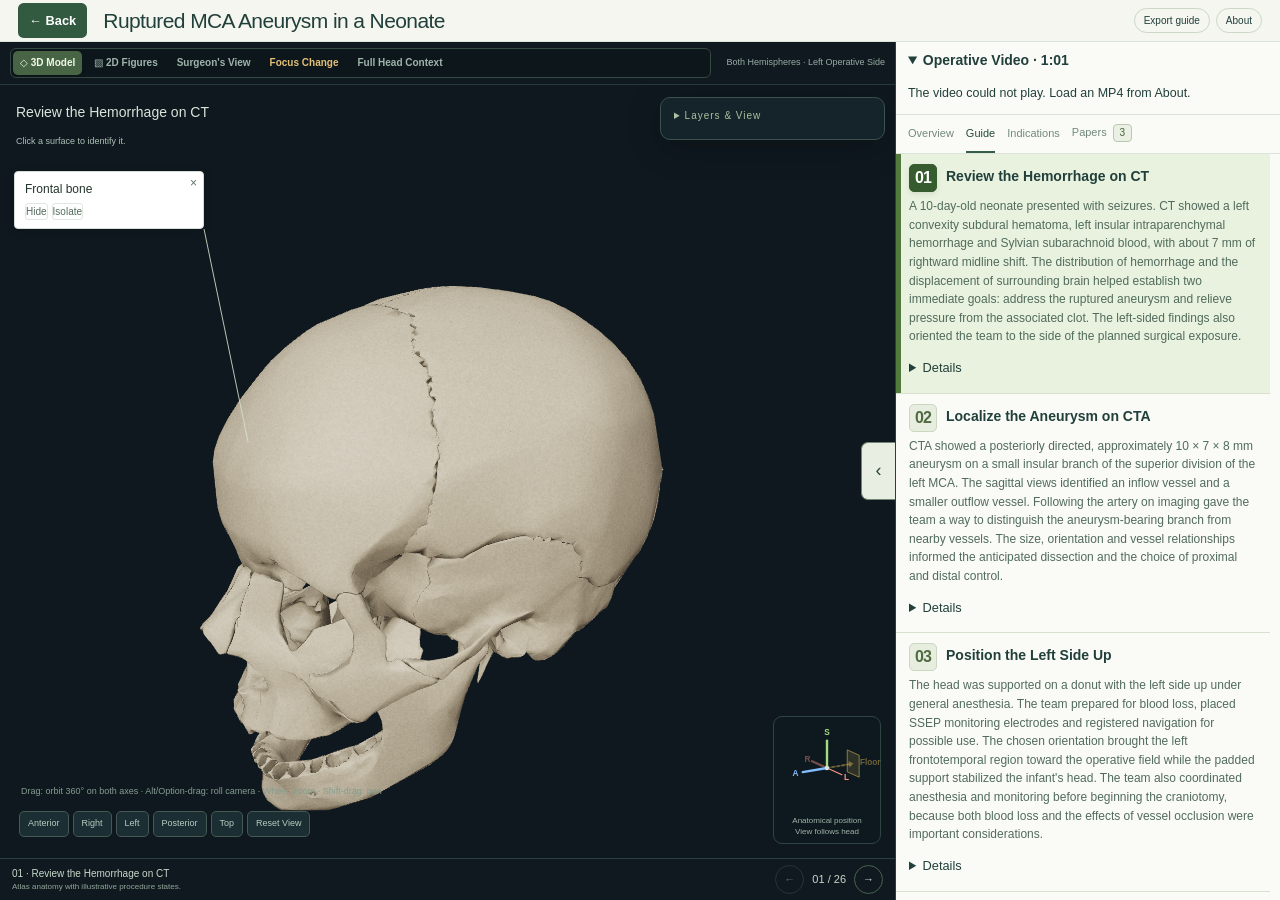
<file: neonatal-mca/index.html>
<!doctype html>
<html lang="en">
<head>
  <meta charset="utf-8"><meta name="viewport" content="width=device-width, initial-scale=1"><meta name="description" content="Interactive case study of left insular middle cerebral artery aneurysm trapping and resection in a neonate."><title>Ruptured MCA Aneurysm in a Neonate</title><style>
:root {
  --bg:#10191f;
  --ink:#213f3b;
  --muted:#758b82;
  --line:#dce3da;
  --paper:#f4f6ef;
  --lime:#c1df99
}

* {
  box-sizing:border-box
}

body {
  margin:0;
  background:var(--paper);
  color:var(--ink);
  font:14px/1.55 Calibri, Carlito, Arial, sans-serif
}

button,input,select {
  font:inherit
}

button {
  cursor:pointer
}

a {
  color:inherit
}

button:focus-visible,a:focus-visible,input:focus-visible {
  outline:3px solid #87a852;
  outline-offset:3px
}

button[disabled] {
  cursor:default;
  opacity:.4
}

[hidden] {
  display:none!important
}

header {
  height:97px;
  display:flex;
  align-items:center;
  justify-content:space-between;
  padding:15px 30px;
  border-bottom:1px solid var(--line);
  gap:25px
}

.eyebrow {
  font-size:9px;
  letter-spacing:2px;
  text-transform:uppercase;
  color:var(--muted)
}

h1 {
  font:30px/1.25 Calibri, Carlito, Arial, sans-serif;
  letter-spacing:-.6px;
  margin:5px 0
}

header p {
  font-size:11px;
  color:#71867a;
  margin:0
}

.headeractions {
  display:flex;
  gap:8px;
  align-items:center;
  flex-shrink:0
}

.pill {
  border:1px solid #ccd8c7;
  border-radius:25px;
  background:transparent;
  padding:7px 13px;
  color:var(--ink);
  font-size:11px
}

.studybadge {
  color:#4f6d4d;
  font-size:10px;
  white-space:nowrap
}

.layout {
  display:grid;
  grid-template-columns:minmax(0,67fr) minmax(340px,33fr);
  height:calc(100dvh - 129px);
  min-height:650px
}

.visual {
  background:var(--bg);
  display:flex;
  flex-direction:column;
  min-width:0;
  position:relative;
  border-right:1px solid #2b3e3c
}

.viewhead {
  height:49px;
  display:flex;
  align-items:center;
  justify-content:space-between;
  padding:0 20px;
  border-bottom:1px solid #293a3d;
  color:#96ada4;
  gap:15px;
  font-size:10px
}

.viewhead div {
  display:flex;
  gap:3px
}

.viewhead button {
  border:0;
  background:transparent;
  color:#9fb5ac;
  padding:6px 12px;
  border-radius:5px;
  font-size:11px
}

.viewhead button[aria-pressed=true] {
  background:#31473b;
  color:#e4f4d6
}

#viewport {
  position:relative;
  flex:1;
  min-height:480px;
  overflow:hidden
}

canvas {
  width:100%;
  height:100%;
  display:block;
  touch-action:none;
  cursor:grab
}

canvas:active {
  cursor:grabbing
}

#viewinfo {
  position:absolute;
  top:22px;
  left:22px;
  color:#acc1b5;
  pointer-events:none;
  max-width:50%
}

#viewinfo strong {
  display:block;
  font-weight:400;
  font-size:19px;
  color:#d7e5da;
  margin:5px 0
}

#viewinfo small {
  font-size:9px
}

.tag {
  font-size:8px;
  color:var(--lime);
  letter-spacing:1.5px
}

.floating {
  position:absolute;
  right:16px;
  top:17px;
  background:#17252ceF;
  backdrop-filter:blur(12px);
  border:1px solid #3b514d;
  border-radius:10px;
  padding:10px 13px;
  width:149px;
  box-shadow:0 8px 35px #0003;
  color:#d3e0d6;
  font-size:10px;
  z-index:3
}

.floating summary {
  font-size:9px;
  letter-spacing:1px;
  color:#a8c29e;
  cursor:pointer;
  margin-bottom:5px
}

.floating label {
  display:flex;
  justify-content:space-between;
  align-items:center;
  gap:6px;
  padding:3px 0
}

.floating input[type=checkbox] {
  accent-color:#b0d78c;
  width:13px;
  height:13px
}

.floating input[type=range] {
  accent-color:#b0d78c;
  width:100%;
  margin:3px 0
}

.floating select {
  font-size:10px;
  color:#d3e0d6;
  background:#21343a;
  border:1px solid #466054;
  border-radius:4px;
  width:100%;
  padding:3px;
  margin-top:4px
}

.floating .twod {
  font-size:8px;
  color:#a9beb3;
  border:1px solid #456055;
  border-radius:4px;
  background:transparent;
  padding:1px 6px
}

.swatch {
  display:inline-block;
  width:6px;
  height:6px;
  border-radius:50%;
  margin-right:7px
}

.compactnote {
  font-size:8px;
  color:#8fa99c;
  line-height:1.5;
  border-top:1px solid #344b45;
  margin-top:6px;
  padding-top:6px
}

.floating #restore {
  font-size:9px;
  color:#acc99d;
  background:transparent;
  border:0;
  padding:4px 0 0;
  text-decoration:underline
}

.viewtools {
  position:absolute;
  bottom:21px;
  left:19px;
  display:flex;
  gap:4px;
  z-index:2;
  flex-wrap:wrap;
  max-width:calc(100% - 35px)
}

.viewtools button {
  font-size:9px;
  background:#1b2e33;
  border:1px solid #445951;
  border-radius:5px;
  color:#b7cbbf;
  padding:5px 8px
}

.hint {
  position:absolute;
  bottom:59px;
  left:21px;
  color:#859e91;
  font-size:9px;
  pointer-events:none
}

.statusbar {
  min-height:56px;
  display:flex;
  align-items:center;
  justify-content:space-between;
  gap:10px;
  padding:10px 20px;
  border-top:1px solid #2c403c;
  color:#c6d9ca;
  font-size:11px
}

.statusbar small {
  display:block;
  font-size:9px;
  color:#8fa697
}

.pager {
  display:flex;
  gap:8px;
  align-items:center;
  white-space:nowrap
}

.pager button {
  background:transparent;
  border:1px solid #48634f;
  color:#c7d9c9;
  border-radius:50%;
  width:29px;
  height:29px
}

.side {
  background:#fafbf7;
  min-width:0;
  display:flex;
  flex-direction:column;
  min-height:0
}

.tabs {
  display:flex;
  border-bottom:1px solid var(--line);
  height:49px;
  flex-shrink:0;
  padding:0 20px;
  gap:22px
}

.tabs button {
  border:0;
  border-bottom:2px solid transparent;
  background:transparent;
  color:#73897b;
  font-size:12px;
  padding:0 0
}

.tabs button[aria-selected=true] {
  border-color:#355e47;
  color:#264b37
}

.scroll {
  overflow:auto;
  flex:1;
  scrollbar-width:thin;
  scrollbar-color:#bacabb transparent
}

.sectionintro {
  padding:19px 23px;
  font-size:11px;
  color:#768879;
  border-bottom:1px solid var(--line)
}

.step {
  padding:19px 23px;
  border-bottom:1px solid var(--line);
  cursor:pointer;
  transition:background .15s;
  position:relative
}

.step.active {
  background:#edf3e5;
  box-shadow:inset 3px 0 #5f8751
}

.step:hover {
  background:#f1f6eb
}

.step .number {
  font-size:10px;
  letter-spacing:1px;
  color:#7e9278
}

.step h2 {
  font-size:16px;
  line-height:1.4;
  font-weight:600;
  margin:5px 0 9px
}

.step p {
  font-size:12px;
  color:#516b5c;
  line-height:1.75;
  margin:0
}

.step .note {
  font-size:10px;
  color:#819173;
  margin-top:10px;
  line-height:1.65;
  padding-left:10px;
  border-left:1px solid #bacbad
}

.step .links {
  display:flex;
  gap:8px;
  margin-top:12px
}

.links button,.smallbutton {
  font-size:10px;
  border:1px solid #cbd8c3;
  border-radius:4px;
  color:#4e7052;
  background:transparent;
  padding:4px 7px
}

.step:focus-visible {
  outline:2px solid #81a461;
  outline-offset:-3px
}

.article-tools {
  padding:14px 20px;
  position:sticky;
  top:0;
  z-index:2;
  background:#f6f8ef;
  border-bottom:1px solid var(--line);
  display:flex;
  gap:10px;
  align-items:center;
  flex-wrap:wrap
}

.article-tools input {
  flex:1;
  min-width:110px;
  width:100%;
  border:1px solid #ccd8c6;
  padding:7px 10px;
  background:white;
  border-radius:5px;
  color:#355a41;
  font-size:11px
}

.article-tools select {
  font-size:11px;
  color:#355a41;
  background:white;
  border:1px solid #ccd8c6;
  padding:5px;
  border-radius:4px
}

.article-page {
  padding:22px 24px;
  border-bottom:1px solid var(--line)
}

.article-page h2 {
  font-size:13px;
  margin:0 0 9px
}

.page-links {
  display:flex;
  gap:5px;
  flex-wrap:wrap;
  margin:8px 0 15px
}

.article-text {
  font:13px/1.85 Calibri, Carlito, Arial, sans-serif;
  color:#425d4e;
  white-space:pre-wrap;
  overflow-wrap:anywhere
}

.anatomy-link {
  font:inherit;
  color:#417f76;
  border:0;
  border-bottom:1px dotted #6a9688;
  padding:0;
  background:transparent;
  display:inline;
  text-align:inherit
}

.article-page .page-meta {
  font-size:9px;
  color:#829078
}

.article-text mark {
  background:#f0d894;
  color:inherit
}

#figurepanel {
  position:absolute;
  inset:0;
  overflow:auto;
  padding:20px 180px 70px 22px;
  scrollbar-width:thin;
  background:#172128
}

#figurepanel img {
  max-width:100%;
  height:auto;
  display:block;
  margin:0 auto;
  box-shadow:0 8px 30px #0004
}

#figurepanel .fig-title {
  color:#d6e3d7;
  font:22px Calibri, Carlito, Arial, sans-serif;
  margin:0 0 12px
}

#figurepanel .fig-note {
  font-size:10px;
  color:#98b2a2;
  line-height:1.6;
  margin-top:13px
}

#figurepanel .figurelinks {
  display:flex;
  gap:4px;
  flex-wrap:wrap;
  margin-bottom:14px
}

#figurepanel .figurelinks button {
  font-size:10px;
  color:#bdcfbf;
  background:#24383b;
  border:1px solid #456056;
  border-radius:4px;
  padding:4px 8px
}

#popup {
  position:absolute;
  z-index:5;
  width:260px;
  background:#f3f7ed;
  color:#284b35;
  border:1px solid #adc397;
  box-shadow:0 10px 35px #0005;
  border-radius:9px;
  padding:14px;
  font-size:11px
}

#popup strong {
  display:block;
  padding-right:15px;
  font-size:13px
}

#popup p {
  font-size:10px;
  line-height:1.6;
  color:#667a5d;
  margin:7px 0
}

#popup .close {
  position:absolute;
  right:8px;
  top:5px;
  border:0;
  background:transparent;
  color:#557a4c
}

.popup-actions {
  display:flex;
  gap:5px;
  flex-wrap:wrap
}

.popup-actions button {
  font-size:9px;
  border:1px solid #b8cda7;
  border-radius:4px;
  background:transparent;
  padding:4px 7px;
  color:#3c6541
}

.provenance {
  font-size:8px;
  letter-spacing:.2px;
  color:#8b9b80
}

#noGL {
  position:absolute;
  left:22px;
  right:185px;
  top:40%;
  color:#d7e3d6;
  background:#273a39;
  border:1px solid #6c8371;
  padding:20px;
  font-size:12px
}

.sources {
  padding:24px
}

.sources h2 {
  font:25px Calibri, Carlito, Arial, sans-serif;
  margin:0 0 10px
}

.sources h3 {
  font-size:13px;
  margin:22px 0 8px
}

.sources p,.sources li {
  font-size:11px;
  line-height:1.8;
  color:#5d7563
}

.sources ul {
  padding-left:17px
}

.sources table {
  border-collapse:collapse;
  width:100%;
  font-size:10px
}

.sources td {
  border-bottom:1px solid var(--line);
  padding:6px 0;
  vertical-align:top
}

.sources td:last-child {
  padding-left:10px;
  color:#7d8b73
}

.catalog {
  max-height:330px;
  overflow:auto
}

.page-footer {
  height:32px;
  display:flex;
  align-items:center;
  justify-content:space-between;
  gap:20px;
  padding:0 25px;
  color:#7a8c79;
  font-size:9px;
  border-top:1px solid var(--line)
}

.loadstatus {
  position:absolute;
  left:22px;
  top:45%;
  color:#d4e5cf;
  font-size:13px
}

#loadbar {
  height:2px;
  background:#bdd79c;
  width:80px;
  margin-top:15px
}

.focus-flash {
  animation:flash 1.3s ease
}

@keyframes flash {
  50% {
    background:#e4eed1
  }
}

@media(max-width:1050px) {
  .layout {
    grid-template-columns:minmax(0,60fr) minmax(330px,40fr)
  }
  h1 {
    font-size:25px
  }
  .headeractions {
    gap:5px
  }
  .studybadge {
    display:none
  }
  header {
    padding:15px 22px
  }
  #figurepanel {
    padding-left:15px;
    padding-right:170px
  }
}

@media(max-width:760px) {
  header {
    height:auto;
    min-height:110px;
    display:block;
    padding:15px 18px
  }
  h1 {
    font-size:25px
  }
  .headeractions {
    margin-top:10px
  }
  .layout {
    display:flex;
    height:auto;
    min-height:0;
    flex-direction:column
  }
  .visual {
    height:690px
  }
  .side {
    height:700px
  }
  .page-footer {
    height:auto;
    min-height:40px;
    display:block;
    padding:10px 18px
  }
  .floating {
    width:130px;
    right:10px;
    top:12px;
    padding:9px
  }
  .hint {
    font-size:8px;
    max-width:240px
  }
  #viewinfo {
    left:14px;
    top:16px;
    max-width:47%
  }
  #viewinfo strong {
    font-size:15px
  }
  #figurepanel {
    padding:18px 155px 80px 12px
  }
  .tabs {
    gap:25px
  }
  #popup {
    width:230px
  }
  .statusbar {
    padding:10px 14px
  }
  .viewtools {
    left:14px
  }
  .sectionintro {
    padding:18px
  }
  .viewhead {
    padding:0 12px
  }
  .viewhead span {
    font-size:8px
  }
  .pill {
    font-size:10px
  }
}

@media print {
  header,.viewhead,.floating,.viewtools,.hint,.statusbar,.tabs,.headeractions,.page-footer,#popup {
    display:none
  }
  .layout {
    display:block;
    height:auto
  }
  .visual {
    display:none
  }
  .step {
    break-inside:avoid
  }
  .article-page {
    break-before:page
  }
  body {
    background:white
  }
  .article-tools {
    display:none
  }
}

dialog {
  border:1px solid #b8cbb1;
  border-radius:12px;
  padding:25px;
  max-width:530px;
  color:#35583e;
  font-size:12px
}

dialog::backdrop {
  background:#10251d88
}

.creditlink {
  border:0;
  background:transparent;
  color:inherit;
  font:inherit;
  text-decoration:underline;
  cursor:pointer
}

#openingControl {
  border-top:1px solid #385345;
  margin-top:7px;
  padding-top:5px
}

.floating {
  max-height:calc(100% - 92px);
  overflow-y:auto;
  scrollbar-width:thin
}

.operationbadge {
  position:absolute;
  left:22px;
  bottom:92px;
  max-width:55%;
  padding:8px 11px;
  border-left:2px solid #c3db99;
  background:#19322bce;
  color:#d0e3be;
  font-size:10px;
  line-height:1.5;
  pointer-events:none
}

.operationbadge strong {
  display:block;
  font-weight:500;
  font-size:12px
}

.viewtools {
  max-width:calc(100% - 40px)
}

@media(max-width:760px) {
  .operationbadge {
    left:14px;
    font-size:9px;
    max-width:51%;
    bottom:105px
  }
}

#popup {
  width:max-content;
  max-width:190px;
  background:#fff;
  color:#24352c;
  border:1px solid #d6ddd6;
  border-radius:4px;
  padding:6px 21px 5px 8px;
  box-shadow:0 2px 8px #0002;
  font-size:11px;
  line-height:1.3
}

#popup strong {
  font-size:11px;
  font-weight:500;
  padding:0;
  max-width:155px;
  display:block;
  overflow-wrap:anywhere
}

#popup .close {
  right:4px;
  top:4px;
  font-size:12px;
  line-height:14px;
  padding:0 2px;
  color:#617466
}

.popup-actions {
  gap:4px;
  margin-top:4px
}

.popup-actions button {
  width:19px;
  height:17px;
  padding:0;
  font-size:10px;
  line-height:15px;
  border-color:#e0e6e0;
  border-radius:3px;
  color:#536b5b
}

#stepLabels {
  position:absolute;
  inset:0;
  pointer-events:none;
  z-index:4
}

.stepTag {
  position:absolute;
  width:max-content;
  max-width:185px;
  padding:4px 7px;
  border:1px solid #d6ddd6;
  border-radius:4px;
  background:#fff;
  color:#2b3f32;
  box-shadow:0 1px 5px #0002;
  font-size:10px;
  line-height:1.3;
  text-align:left;
  pointer-events:auto;
  cursor:pointer
}

.stepTag::before {
  content:'';
  width:10px;
  height:1px;
  background:#c9d8c5;
  position:absolute;
  left:-11px;
  top:50%
}

@media(max-width:760px) {
  #popup {
    max-width:160px
  }
  #popup strong {
    max-width:125px
  }
  .stepTag {
    max-width:155px;
    font-size:9px
  }
}

#recommendedView {
  display:block;
  width:100%;
  background:#304b3b;
  color:#d9ecc9;
  border:1px solid #577750;
  border-radius:5px;
  padding:6px 4px;
  font-size:10px;
  line-height:1.3;
  margin:2px 0 7px
}

#recommendedView:hover {
  background:#3b5944
}

.step {
  padding:20px 23px 22px;
  border-bottom:2px solid #d8e1d0
}

.step-heading {
  display:flex;
  align-items:flex-start;
  gap:13px;
  margin-bottom:12px
}

.step-number {
  display:flex;
  align-items:center;
  justify-content:center;
  flex:0 0 47px;
  min-height:47px;
  border:1px solid #cad8bf;
  border-radius:9px;
  background:#e7eddf;
  color:#506b40;
  font-size:25px;
  font-weight:750;
  line-height:1;
  font-variant-numeric:tabular-nums;
  letter-spacing:-1px
}

.step-heading-text {
  flex:1;
  min-width:0;
  padding-top:2px
}

.step .number {
  font-size:9px;
  font-weight:650;
  letter-spacing:1px;
  color:#718463
}

.step h2 {
  font-size:16px;
  font-weight:650;
  margin:5px 0 0;
  line-height:1.4
}

.step.active {
  background:#e9f2df;
  box-shadow:inset 5px 0 #527a3d
}

.step.active .step-number {
  background:#355b2e;
  color:#fff;
  border-color:#355b2e;
  box-shadow:0 2px 5px #355b2e20
}

.step.active .number {
  color:#365d2e
}

.step:hover .step-number {
  border-color:#789861
}

@media(max-width:760px) {
  .step {
    padding:18px
  }
  .step-number {
    flex-basis:43px;
    min-height:43px;
    font-size:24px
  }
  .step-heading {
    gap:11px
  }
}

@media print {
  .step-number {
    background:#fff!important;
    color:#233c22!important;
    border:2px solid #46613a
  }
  .step-heading {
    break-after:avoid
  }
}

.links.step-actions {
  display:grid;
  grid-template-columns:1fr 1fr;
  gap:8px;
  margin-top:16px
}

.links .step-action {
  min-height:43px;
  display:flex;
  align-items:center;
  justify-content:center;
  gap:8px;
  border-radius:7px;
  font-size:12px;
  font-weight:600;
  padding:10px 12px;
  transition:background .15s,border-color .15s
}

.links .action-model {
  background:#355b3d;
  border:1px solid #355b3d;
  color:#fff
}

.links .action-model:hover {
  background:#284b30;
  border-color:#284b30
}

.links .action-figure {
  background:#fff;
  border:1px solid #b7c7a9;
  color:#3c5b31
}

.links .action-figure:hover {
  background:#e3ecd9;
  border-color:#7c9a68
}

.action-symbol {
  font-size:19px;
  line-height:1;
  font-weight:400
}

.links .article-action {
  grid-column:1/-1;
  justify-self:start;
  border:0;
  background:transparent;
  color:#6a7f5c;
  padding:3px 0;
  font-size:10px;
  text-decoration:underline;
  text-underline-offset:3px
}

.viewhead>div {
  gap:6px;
  background:#0d171b;
  border:1px solid #344942;
  border-radius:8px;
  padding:3px
}

.viewhead>div button {
  min-height:32px;
  padding:6px 13px;
  font-size:12px;
  font-weight:550;
  border-radius:5px
}

.viewhead>div button[aria-pressed=true] {
  background:#476545;
  color:#f1f8e8;
  box-shadow:0 1px 4px #0002
}

@media(max-width:760px) {
  .viewhead>div button {
    font-size:11px;
    padding:5px 10px
  }
  .links .step-action {
    min-height:44px
  }
}

.links.step-actions {
  display:flex;
  flex-wrap:wrap;
  align-items:center;
  gap:6px;
  margin-top:12px
}

.links .step-action {
  min-height:29px;
  padding:5px 10px;
  font-size:11px;
  font-weight:550;
  gap:5px;
  border-radius:5px
}

.links .action-symbol {
  font-size:14px
}

.links .article-action {
  flex-basis:100%;
  font-size:9px;
  margin-top:1px;
  padding:1px 0
}

.viewhead>div {
  padding:2px;
  gap:3px;
  border-radius:6px
}

.viewhead>div button {
  min-height:27px;
  padding:4px 9px;
  font-size:11px
}

@media(max-width:760px) {
  .links .step-action {
    min-height:31px;
    padding:5px 9px
  }
  .viewhead>div button {
    min-height:27px;
    padding:4px 8px;
    font-size:10px
  }
}

.layout {
  height:calc(100dvh - 213px);
  min-height:620px;
  grid-template-columns:minmax(0,63fr) minmax(360px,37fr)
}

header {
  height:93px
}

.config {
  display:flex;
  align-items:center;
  gap:26px;
  padding:12px 28px;
  border-bottom:1px solid #cad6c0;
  background:#edf2e5;
  min-height:120px
}

.config fieldset {
  padding:0;
  border:0;
  margin:0;
  min-width:0
}

.config legend {
  font-size:9px;
  letter-spacing:1.3px;
  text-transform:uppercase;
  margin-bottom:7px;
  color:#6c8062
}

.choices {
  display:flex;
  gap:4px
}

.choices label {
  position:relative
}

.choices input {
  position:absolute;
  opacity:0
}

.choices span {
  display:block;
  border:1px solid #bacaac;
  border-radius:5px;
  padding:6px 11px;
  font-size:11px;
  cursor:pointer
}

.choices input:checked+span {
  background:#355b3d;
  border-color:#355b3d;
  color:#fff
}

.choices input:focus-visible+span {
  outline:3px solid #88aa63;
  outline-offset:2px
}

.config small {
  display:block;
  font-size:9px;
  color:#728367;
  margin-top:5px
}

.modelindex {
  margin-left:auto;
  white-space:nowrap;
  text-align:right;
  font-size:11px
}

.modelindex strong {
  display:block;
  font:27px Calibri, Carlito, Arial, sans-serif
}

.config select {
  font-size:10px;
  border:1px solid #bacaac;
  border-radius:4px;
  background:#fff;
  padding:4px;
  max-width:260px
}

.sectionintro p {
  margin:4px 0
}

.warning {
  background:#fff2d5;
  color:#695020;
  padding:12px 18px;
  font-size:11px;
  border-bottom:1px solid #e3d3a8
}

.paper-card {
  padding:20px 23px;
  border-bottom:1px solid #dce3da
}

.paper-card h2 {
  font-size:15px;
  line-height:1.45;
  margin:7px 0
}

.paper-card .meta {
  font-size:10px;
  color:#7a8d70
}

.paper-card p {
  font-size:12px;
  color:#516b5c;
  line-height:1.75
}

.paper-card .access {
  font-size:10px;
  color:#837044
}

.paper-card .paper-actions {
  display:flex;
  gap:7px;
  align-items:center;
  flex-wrap:wrap
}

.paper-card a {
  font-size:11px;
  color:#315e48
}

.paper-card button {
  font-size:10px;
  border:1px solid #b7c7a9;
  border-radius:4px;
  background:transparent;
  color:#3c5b31;
  padding:4px 8px
}

.match {
  display:inline-block;
  background:#e1ecd5;
  padding:2px 6px;
  color:#426333;
  font-size:9px;
  border-radius:3px
}

.article-tools label {
  font-size:10px;
  display:flex;
  gap:5px;
  align-items:center
}

.empty {
  padding:25px;
  color:#728367;
  font-size:12px
}

#figurepanel {
  padding:28px
}

.diagram h2 {
  font:24px Calibri, Carlito, Arial, sans-serif;
  color:#d7e5da
}

.diagram p {
  color:#a9bdb0;
  font-size:12px;
  max-width:650px
}

.diagram svg {
  max-width:720px;
  width:100%;
  height:auto
}

.diagram a {
  color:#bed9a6
}

.statusbar small {
  max-width:600px
}

.creditlink {
  font-size:11px
}

.diagram-note {
  border-left:2px solid #95b879;
  padding-left:12px
}

.viewhead {
  flex-shrink:0
}

.viewhead span {
  font-size:9px
}

.step-actions a {
  font-size:10px;
  color:#527146
}

.config-name {
  font-size:12px;
  color:#46613a
}

.floating {
  width:147px
}

.downloadlink {
  display:inline-block;
  padding:4px 8px;
  border:1px solid #bacaac;
  border-radius:4px;
  text-decoration:none;
  margin:2px
}

.allmodels {
  padding:18px
}

.allmodels button {
  width:100%;
  text-align:left;
  padding:9px 10px;
  margin:3px 0;
  border:1px solid #c9d6c0;
  border-radius:5px;
  background:#f1f5ea;
  color:#42613a;
  font-size:11px
}

.allmodels button[aria-current=true] {
  background:#dbe8cf;
  border-color:#6e8c56
}

#planLive {
  position:absolute;
  clip-path:inset(50%);
  width:1px;
  height:1px;
  overflow:hidden
}

@media(max-width:1100px) {
  .config {
    gap:16px;
    padding:12px 20px
  }
  .choices span {
    padding:6px 8px
  }
  .modelindex select {
    max-width:200px
  }
  .config {
    flex-wrap:wrap
  }
  .layout {
    height:calc(100dvh - 245px)
  }
}

@media(max-width:760px) {
  header {
    height:auto
  }
  .config {
    padding:14px 18px;
    gap:13px
  }
  .config fieldset {
    flex:1 1 46%
  }
  .modelindex {
    text-align:left;
    margin-left:0;
    width:100%;
    display:flex;
    align-items:center;
    gap:12px
  }
  .modelindex strong {
    font-size:22px
  }
  .layout {
    height:auto
  }
  .visual {
    height:720px
  }
  .choices span {
    font-size:10px
  }
  .config select {
    max-width:240px
  }
  .operationbadge {
    bottom:96px;
    max-width:54%
  }
  #viewinfo {
    max-width:48%
  }
  #figurepanel {
    padding:20px
  }
}

@media print {
  .config {
    display:none
  }
  .side {
    height:auto
  }
  .scroll {
    overflow:visible
  }
  .paper-card {
    break-inside:avoid
  }
  .paper-card[hidden] {
    display:block!important
  }
}

.fulltext {
  margin-top:12px;
  font-size:11px
}

.fulltext summary {
  cursor:pointer;
  color:#426333
}

.fulltext section {
  border-top:1px solid #dce3da;
  padding-top:12px
}

.fulltext h3 {
  font-size:11px
}

.fulltext .article-text {
  font-size:12px;
  white-space:pre-wrap
}

header {
  height:66px;
  padding:9px 22px;
  gap:12px
}

header h1 {
  font-size:25px;
  margin:1px 0
}

header .eyebrow {
  font-size:8px
}

header p {
  font-size:10px
}

.config {
  min-height:82px;
  padding:10px 22px;
  justify-content:space-between;
  gap:14px
}

.layout {
  height:calc(100dvh - 148px);
  grid-template-columns:minmax(0,1fr) minmax(0,1fr);
  min-height:580px
}

.config fieldset {
  flex:1
}

.choices span {
  padding:5px 10px
}

.floating {
  width:156px;
  right:10px;
  top:12px
}

.floating .twod {
  padding:5px;
  margin:5px 0;
  width:100%
}

#viewinfo {
  left:16px;
  top:16px;
  max-width:calc(100% - 195px)
}

#viewinfo strong {
  font-size:16px
}

.reference-plates {
  display:grid;
  grid-template-columns:1fr 1fr;
  gap:12px;
  margin:12px 0 24px
}

.reference-plates figure {
  margin:0
}

.reference-plates img {
  display:block;
  width:100%;
  height:auto;
  border:1px solid #3b514d;
  border-radius:6px
}

.reference-plates figcaption {
  font-size:10px;
  color:#b4c9ba;
  margin-top:6px
}

.diagram h3 {
  color:#d7e5da;
  font:20px Calibri, Carlito, Arial, sans-serif
}

.separated-note {
  font-size:9px;
  color:#b7cd9d;
  display:block;
  margin-top:5px
}

.stepTag {
  max-width:165px
}

#figurepanel {
  padding:20px
}

.side .tabs {
  gap:20px
}

@media(max-width:1100px) {
  .layout {
    grid-template-columns:minmax(0,1fr) minmax(0,1fr);
    height:calc(100dvh - 148px)
  }
  .choices span {
    font-size:10px;
    padding:5px 7px
  }
  .config {
    gap:10px
  }
  .config legend {
    letter-spacing:.8px
  }
}

@media(max-width:760px) {
  header {
    min-height:66px;
    height:auto;
    display:flex;
    flex-wrap:wrap;
    padding:10px 16px
  }
  header h1 {
    font-size:22px
  }
  .headeractions {
    margin:0
  }
  .config {
    padding:10px 16px;
    min-height:82px;
    gap:10px
  }
  .config fieldset {
    flex:1 1 44%
  }
  .visual {
    height:680px
  }
  .side {
    height:760px
  }
}

header {
  height:44px;
  min-height:44px;
  padding:6px 20px
}

header h1 {
  font-size:21px;
  line-height:1.2;
  margin:0
}

.headeractions {
  gap:6px
}

.pill {
  padding:4px 9px;
  font-size:10px
}

.config {
  min-height:64px;
  padding:8px 20px;
  gap:20px
}

.config legend {
  font-size:9px;
  letter-spacing:.7px;
  margin-bottom:4px
}

.choices span {
  padding:4px 9px;
  font-size:10px
}

.layout {
  height:calc(100dvh - 108px);
  grid-template-columns:minmax(0,7fr) minmax(0,3fr);
  min-height:580px
}

.step {
  padding:12px 15px 13px;
  border-bottom:1px solid #d8e1d0
}

.step-heading {
  gap:9px;
  margin-bottom:7px
}

.step-number {
  flex-basis:28px;
  min-height:28px;
  font-size:16px;
  border-radius:5px
}

.step-heading-text {
  padding-top:1px
}

.step h2 {
  font-size:14px;
  line-height:1.35;
  margin:2px 0 0
}

.step p {
  font-size:12px;
  line-height:1.6
}

.step .links.step-actions {
  gap:5px;
  margin-top:8px
}

.links .step-action {
  min-height:23px;
  font-size:10px;
  padding:3px 7px;
  gap:4px
}

.tabs {
  height:39px;
  padding:0 15px;
  gap:17px
}

.tabs button {
  font-size:11px
}

.viewhead {
  height:39px
}

.viewhead>div button {
  font-size:10px;
  min-height:24px;
  padding:3px 8px
}

#viewinfo {
  top:12px
}

#viewinfo strong {
  font-size:14px
}

#labelLines {
  position:absolute;
  inset:0;
  width:100%;
  height:100%;
  pointer-events:none;
  z-index:3
}

#labelLines line {
  stroke:#d6e2d0;
  stroke-width:1;
  opacity:.85
}

.reference-plates {
  grid-template-columns:1fr 1fr;
  align-items:start
}

.reference-plates img {
  cursor:zoom-in
}

.image-save {
  font-size:10px;
  padding:3px 7px;
  border:1px solid #526e5e;
  border-radius:4px;
  background:transparent;
  color:#c3d9bc;
  margin-top:7px
}

.plane-details {
  border-top:1px solid #354c43;
  padding-top:14px;
  color:#b9d0bd
}

.plane-details summary {
  cursor:pointer;
  font-size:12px
}

.diagram .tag {
  font-size:9px
}

.diagram h2 {
  font-size:21px
}

.statusbar {
  min-height:46px;
  padding:8px 16px
}

.statusbar small {
  font-size:8px
}

.reference-plates figure.expanded {
  grid-column:1/-1
}

.reference-plates figure.expanded img {
  cursor:zoom-out
}

@media(max-width:1100px) {
  .layout {
    grid-template-columns:minmax(0,7fr) minmax(0,3fr);
    height:calc(100dvh - 108px)
  }
  .config {
    gap:14px
  }
  .step {
    padding:11px 12px
  }
  .step h2 {
    font-size:13px
  }
  .side .tabs {
    gap:12px;
    padding:0 12px
  }
}

@media(max-width:760px) {
  header {
    height:auto;
    min-height:44px;
    padding:8px 14px;
    flex-wrap:nowrap
  }
  header h1 {
    font-size:19px
  }
  .config {
    min-height:64px;
    padding:8px 14px;
    gap:10px
  }
  .layout {
    display:flex;
    height:auto
  }
  .visual {
    height:660px
  }
  .side {
    height:650px
  }
  .step {
    padding:11px 15px
  }
  .step h2 {
    font-size:14px
  }
  .reference-plates {
    grid-template-columns:1fr
  }
}

.stepTag {
  max-width:min(165px,calc(100% - 16px));
  overflow-wrap:anywhere
}

#popup {
  max-width:min(190px,calc(100% - 16px));
  max-height:calc(100% - 20px);
  overflow:auto
}

#popup {
  transition:none!important;
  left:14px;
  top:86px;
  width:190px;
  max-width:min(190px,calc(100% - 28px));
  padding:9px 22px 8px 10px
}

#popup strong {
  font-size:12px;
  line-height:1.35
}

#popup .label-status {
  font-size:9px;
  line-height:1.4;
  color:#7b887d;
  margin:5px 0 0
}

.viewhead>div {
  flex-wrap:wrap
}

.viewhead>div button {
  font-size:10px;
  padding:3px 7px
}

#focusChange {
  color:#e4c078
}

#compareChange[aria-pressed=true] {
  background:#6b5830;
  color:#fff0c8
}

#stepLabels {
  display:none!important
}

.label-status[hidden] {
  display:none!important
}

.popup-actions {
  margin-top:6px
}

@media(max-width:760px) {
  #popup {
    width:168px;
    left:10px;
    top:82px
  }
  .viewhead>div button {
    font-size:9px;
    padding:3px 5px
  }
  .viewhead>span {
    display:none
  }
}

.indication-intro {
  padding:14px 15px;
  font-size:12px;
  line-height:1.6;
  color:#59664e;
  border-bottom:1px solid #d8e1d0;
  margin:0
}

.indication-group {
  font-size:12px;
  text-transform:uppercase;
  letter-spacing:.08em;
  padding:16px 15px 7px;
  margin:0;
  color:#697755
}

.indication-card {
  padding:10px 15px 13px;
  border-bottom:1px solid #d8e1d0;
  border-left:3px solid transparent
}

.indication-card.active {
  background:#eff4e7;
  border-left-color:#71874d
}

.indication-card h3 {
  font-size:13px;
  margin:0 0 6px
}

.indication-card p {
  font-size:12px;
  line-height:1.6;
  margin:0
}

.side .tabs {
  gap:14px
}

.tabs button {
  white-space:nowrap
}

#visualnote {
  max-width:64vw;
  overflow:hidden;
  text-overflow:ellipsis;
  white-space:nowrap
}

.viewhead {
  min-height:39px;
  height:auto;
  padding-top:5px;
  padding-bottom:5px
}

#popup .label-status {
  color:#68755b
}

html,body {
  width:100%;
  height:100%;
  margin:0;
  overflow:hidden;
  overscroll-behavior:none
}

body {
  display:grid;
  grid-template-rows:auto minmax(0,1fr);
  min-height:0
}

header {
  box-sizing:border-box;
  min-height:42px;
  height:42px;
  padding:5px 18px
}

.config {
  display:grid;
  grid-template-columns:minmax(140px,.85fr) repeat(3,minmax(0,1fr));
  min-height:66px;
  padding:8px 18px;
  gap:14px;
  align-items:center;
  box-sizing:border-box
}

.config-heading strong {
  display:block;
  font-size:12px;
  color:#294c39;
  line-height:1.35
}

.config-heading span {
  display:block;
  font-size:10px;
  color:#708266;
  margin-top:3px
}

.config fieldset {
  min-width:0
}

.config legend {
  font-size:10px;
  font-weight:600;
  letter-spacing:.3px;
  text-transform:none
}

.choices span {
  padding:5px 8px;
  font-size:11px
}

.layout {
  height:auto!important;
  min-height:0!important;
  overflow:hidden;
  display:grid;
  grid-template-columns:minmax(0,7fr) minmax(0,3fr);
  grid-template-rows:minmax(0,1fr)
}

.visual {
  display:flex;
  flex-direction:column;
  min-width:0;
  min-height:0;
  height:auto!important;
  overflow:hidden
}

#viewport {
  flex:1 1 0%;
  min-height:0;
  overflow:hidden
}

.side {
  height:auto!important;
  min-width:0;
  min-height:0;
  display:flex;
  flex-direction:column;
  overflow:hidden
}

.study-header>.tabs {
  flex:0 0 39px;
  min-width:0;
  gap:12px;
  padding:0 12px
}

.scroll {
  flex:1 1 0%;
  min-height:0;
  overflow-y:auto;
  overflow-x:hidden;
  overscroll-behavior:contain;
  scrollbar-gutter:stable
}

#figurepanel {
  position:absolute;
  inset:0;
  overflow:auto;
  overscroll-behavior:contain
}

.viewhead {
  flex:0 0 auto;
  min-width:0;
  padding:6px 10px
}

.viewhead>div {
  display:flex;
  gap:5px;
  flex-wrap:wrap;
  min-width:0;
  flex:1
}

.viewhead>span {
  white-space:nowrap;
  font-size:9px
}

.statusbar {
  flex:0 0 auto;
  min-height:42px;
  padding:6px 12px;
  gap:10px
}

.statusbar>div:first-child {
  min-width:0
}

.statusbar #stagecaption {
  white-space:nowrap;
  overflow:hidden;
  text-overflow:ellipsis;
  display:block;
  font-size:10px
}

.statusbar small {
  max-width:54vw
}

.floating {
  width:225px;
  max-width:calc(100% - 22px);
  max-height:calc(100% - 24px);
  box-sizing:border-box;
  overflow-y:auto;
  overscroll-behavior:contain
}

.layer-caption {
  font-size:9px;
  line-height:1.45;
  color:#a9b9ac;
  padding:5px 0 8px
}

.layer-columns,.layer-row {
  display:grid;
  grid-template-columns:minmax(0,1fr) 44px 28px;
  align-items:center;
  gap:3px
}

.layer-columns {
  font-size:8px;
  color:#a6bba6;
  margin:5px 0
}

.layer-columns span:not(:first-child) {
  text-align:center
}

.layer-row {
  padding:5px 0;
  font-size:10px
}

.layer-row>span {
  min-width:0;
  display:flex;
  align-items:center;
  gap:6px
}

.layer-row input {
  justify-self:center;
  margin:0;
  accent-color:#b4d58b
}

.indication-card {
  cursor:pointer;
  outline-offset:-3px
}

.indication-card:hover {
  background:#e9f0df
}

.indication-card:focus-visible {
  outline:2px solid #6f8e50
}

.indication-card h3::after {
  content:'Select';
  float:right;
  font-size:9px;
  font-weight:400;
  color:#6f825e
}

.indication-card.active h3::after {
  content:'Selected';
  font-weight:600
}

#paperCount {
  display:inline-flex;
  align-items:center;
  justify-content:center;
  min-width:19px;
  height:18px;
  padding:0 4px;
  margin-left:3px;
  border:1px solid #b9c8af;
  background:#eaf0e3;
  border-radius:4px;
  font-size:10px;
  line-height:1;
  color:#48633c;
  box-sizing:border-box
}

.mark-legend {
  font-size:9px
}

.step {
  padding:10px 13px 11px
}

.step-heading {
  margin-bottom:5px
}

.step p {
  line-height:1.55
}

.compactnote {
  font-size:9px
}

.floating summary {
  font-size:10px
}

@media(max-width:1100px) {
  .config {
    grid-template-columns:repeat(3,minmax(0,1fr));
    gap:6px 12px;
    padding:6px 12px
  }
  .config-heading {
    grid-column:1/-1;
    display:flex;
    align-items:baseline;
    gap:10px
  }
  .config-heading strong {
    font-size:11px
  }
  .config-heading span {
    font-size:9px;
    margin:0
  }
  .layout {
    grid-template-columns:minmax(0,7fr) minmax(0,3fr)
  }
  .viewhead>span {
    display:none
  }
  .choices span {
    font-size:10px
  }
  .side .tabs {
    gap:9px;
    padding:0 9px
  }
  .tabs button {
    font-size:10px
  }
  .step {
    padding:9px 11px
  }
  .step p {
    font-size:11px
  }
}

@media(max-width:760px) {
  header h1 {
    font-size:18px
  }
  .config {
    min-height:0;
    gap:5px 7px;
    padding:6px 10px
  }
  .config legend {
    font-size:8px
  }
  .choices {
    gap:2px;
    flex-wrap:wrap
  }
  .choices span {
    font-size:9px;
    padding:4px 5px
  }
  .layout {
    display:grid!important;
    grid-template-columns:minmax(0,1fr);
    grid-template-rows:minmax(0,3fr) minmax(0,2fr)
  }
  .visual,.side {
    height:auto!important;
    min-height:0
  }
  .visual {
    border-bottom:1px solid #53664a
  }
  .side .tabs {
    flex-basis:33px
  }
  .statusbar small {
    max-width:62vw
  }
  .statusbar {
    min-height:35px
  }
  .viewhead>div button {
    font-size:9px;
    min-height:21px
  }
  .floating {
    width:215px
  }
  .step p {
    font-size:12px
  }
  .config-heading span {
    display:none
  }
  #popup {
    top:68px
  }
  #gesturehint {
    display:none
  }
}

/* Compact mobile model: only Reset View and Layers & View occupy the lower dock. */
.mobile-model-dock,.mobile-identify,.mobile-step-nav {
  display:none
}

.layer-content {
  min-width:0
}

.mobile-step-measure {
  position:fixed!important;
  left:-10000px!important;
  top:0!important;
  visibility:hidden!important;
  pointer-events:none!important;
  box-sizing:border-box
}

@media(max-width:760px) {
  html,body {
    height:100dvh;
    min-height:0
  }
  .layout {
    grid-template-rows:minmax(0,1fr) var(--mobile-reader-height,clamp(160px,26dvh,230px))!important
  }
  .visual>.statusbar,.viewtools {
    display:none!important
  }
  #viewinfo {
    top:9px;
    left:12px;
    max-width:calc(100% - 24px)
  }
  #viewinfo strong,#viewinfo .tag,.desktop-identify {
    display:none!important
  }
  .mobile-identify {
    display:inline;
    font-size:9px;
    color:#92a99d
  }
  .mobile-model-dock {
    position:absolute;
    right:12px;
    bottom:12px;
    display:flex;
    align-items:center;
    gap:8px;
    z-index:5;
    max-width:calc(100% - 24px)
  }
  .mobile-model-dock>button,.mobile-model-dock>details>summary {
    box-sizing:border-box;
    min-height:40px;
    padding:9px 12px;
    margin:0;
    font-size:11px;
    line-height:20px;
    letter-spacing:0;
    color:#d6e6d6;
    background:#172a30;
    border:1px solid #526b5d;
    border-radius:7px;
    touch-action:manipulation
  }
  .mobile-model-dock>.floating {
    position:static;
    inset:auto;
    width:auto;
    max-width:none;
    max-height:none;
    padding:0;
    border:0;
    border-radius:0;
    background:transparent;
    backdrop-filter:none;
    overflow:visible;
    box-shadow:none
  }
  .mobile-model-dock .layer-content {
    position:absolute;
    bottom:calc(100% + 9px);
    right:0;
    width:min(262px,calc(100vw - 28px));
    max-height:min(var(--mobile-panel-height,45dvh),460px);
    padding:min(12px,calc(var(--mobile-panel-height,100px)/8)) min(13px,calc(var(--mobile-panel-height,100px)/8));
    overflow-y:auto;
    overscroll-behavior:contain;
    border:1px solid #526b5d;
    border-radius:10px;
    background:#17252cf5;
    border-width:min(1px,calc(var(--mobile-panel-height,100px)/2));
    box-shadow:0 -8px 28px #0005;
    scrollbar-width:thin
  }
  .mobile-model-dock .layer-content label,.mobile-model-dock .layer-row {
    min-height:31px
  }
  .mobile-model-dock .layer-content input[type=checkbox] {
    width:17px;
    height:17px
  }
  .mobile-model-dock .layer-content select {
    min-height:34px
  }
  .side {
    position:relative
  }
  .side .tabs {
    flex-basis:41px;
    min-height:41px;
    gap:10px;
    padding:0 88px 0 10px;
    align-items:center;
    overflow:visible
  }
  .side .tabs>[role=tab] {
    height:41px;
    min-width:0;
    padding:0;
    font-size:11px
  }
  .mobile-step-nav {
    display:block;
    position:absolute;
    top:4px;
    right:10px;
    z-index:2
  }
  .mobile-step-nav>.pager {
    gap:5px
  }
  .mobile-step-nav>.pager button {
    flex:0 0 32px;
    width:32px;
    height:32px;
    border:1px solid #b4c8a6;
    color:#35563d;
    background:#edf3e5;
    line-height:1;
    border-radius:6px;
    font-size:17px
  }
  .mobile-step-nav>.pager #stagecount {
    display:none
  }
  #steps {
    padding-bottom:calc(var(--mobile-reader-height,210px) - 41px)
  }
  .step {
    padding:9px 12px 10px
  }
  .step-heading {
    gap:8px;
    margin-bottom:5px
  }
  .step-number {
    flex-basis:24px;
    min-height:24px;
    font-size:14px
  }
  .step h2 {
    font-size:14px;
    line-height:1.3
  }
  .step p {
    font-size:12px;
    line-height:1.45;
    margin:0
  }
  #popup {
    top:32px;
    max-height:calc(100% - 93px)
  }
  .viewhead {
    padding:4px 7px;
    gap:4px
  }
  .viewhead>div {
    gap:2px;
    padding:1px
  }
  .viewhead>div button {
    font-size:9px;
    min-height:24px;
    padding:3px 5px
  }
}

@media(max-width:360px) {
  .side .tabs {
    gap:7px;
    padding:0 79px 0 8px
  }
  .side .tabs>[role=tab] {
    font-size:10px
  }
  .mobile-step-nav {
    right:8px
  }
  .mobile-step-nav>.pager {
    gap:4px
  }
  .mobile-step-nav>.pager button {
    width:29px;
    flex-basis:29px
  }
}

/* Patient Position controls (Layers & View) and the orientation gizmo (patient axes + gravity). */
.position-controls {
  border-top:1px solid #385345;
  border-bottom:1px solid #385345;
  margin:2px 0 7px;
  padding:6px 0 7px
}

.position-heading {
  font-size:9px;
  letter-spacing:1px;
  color:#a8c29e;
  cursor:pointer
}

.floating .position-controls>.position-heading {
  font-size:9px;
  margin-bottom:0
}

.floating .position-controls[open]>.position-heading {
  margin-bottom:5px
}

.pose-toggle {
  display:grid;
  grid-template-columns:1fr 1fr;
  border:1px solid #466054;
  border-radius:5px;
  overflow:hidden;
  margin-bottom:4px
}

.pose-toggle button {
  font-size:10px;
  line-height:1.3;
  padding:4px 2px;
  border:0;
  background:transparent;
  color:#a9beb3
}

.pose-toggle button+button {
  border-left:1px solid #466054
}

.pose-toggle button[aria-pressed=true] {
  background:#31473b;
  color:#e4f4d6
}

.pose-slider label {
  padding:3px 0 0
}

.pose-slider output,#openingValue {
  font-variant-numeric:tabular-nums;
  color:#dcebd1
}

.pose-slider input[type=range] {
  margin:1px 0 3px
}

.pose-actions {
  display:grid;
  grid-template-columns:1fr 1fr;
  gap:4px;
  margin:4px 0 3px
}

.floating .pose-actions .twod {
  font-size:9px;
  line-height:1.3;
  padding:4px 3px;
  margin:0;
  width:auto
}

.pose-note {
  font-size:8px;
  line-height:1.45;
  color:#8fa99c;
  padding-top:2px
}

#orientGizmo {
  position:absolute;
  right:14px;
  bottom:14px;
  z-index:2;
  display:flex;
  flex-direction:column;
  align-items:center;
  gap:1px;
  padding:5px 7px 6px;
  border:1px solid #2f4541;
  border-radius:9px;
  background:#0f1b20c4;
  pointer-events:none
}

#orientGizmo svg {
  width:92px;
  height:92px;
  display:block;
  overflow:visible
}

#orientGizmo text {
  font:600 9px Calibri, Carlito, Arial, sans-serif;
  text-anchor:middle
}

#orientGizmo small {
  font-size:8px;
  line-height:1.4;
  color:#9fb3a8;
  text-align:center;
  white-space:pre-line
}

/* Leave the bottom-right corner to the gizmo when the panel is open. */
#viewport>.floating {
  max-height:calc(100% - 178px)
}

@media(max-width:760px) {
  #orientGizmo {
    top:8px;
    right:8px;
    bottom:auto;
    padding:3px
  }
  #orientGizmo svg {
    width:60px;
    height:60px
  }
  #orientGizmo small {
    display:none
  }
  .mobile-model-dock .pose-toggle button {
    min-height:32px
  }
}

@media print {
  #orientGizmo {
    display:none
  }
}


#labelLines[hidden], #stepLabels[hidden] { display: none; }
.study-notes { margin-top: .5rem; color: inherit; }
.study-notes summary { cursor: pointer; font-size: .8rem; font-weight: 450; padding: .25rem 0; }
.study-notes p { margin: .35rem 0; }
.study-reference-links { display: inline; color: inherit; font-size: .72em; white-space: nowrap; }
.study-reference-links a { opacity: .78; }
.study-reference-links a:hover, .study-reference-links a:focus-visible { opacity: 1; }
.study-citations { margin: .45rem 0 0; padding-inline-start: 1.15rem; font-size: .8rem; }
.study-citations li { margin: .3rem 0; }
.source-figure .figure-credit { font-size: .78rem; }
.study-notes a, .source-figure-panel a { text-decoration: underline; text-underline-offset: .14em; overflow-wrap: anywhere; }
.source-figure-panel { color: #e4ece6; max-width: 54rem; margin: 0 auto; }
.source-figure-panel .source-figure { margin: 0 0 .9rem; padding: .8rem; border: 1px solid #48615b; border-radius: .55rem; }
.source-figure-panel .source-figure-image { display: block; margin-bottom: .5rem; }
.source-figure-panel .source-figure img { max-width: 100%; max-height: min(62vh, 47rem); object-fit: contain; }
.source-figure figcaption p { margin: .38rem 0; }

/* Expandable clinical overview */
.visual { position:relative }
.reading-toggle { position:absolute; z-index:18; top:50%; right:0; transform:translateY(-50%); min-width:34px; min-height:58px; border:1px solid #708575; border-right:0; border-radius:7px 0 0 7px; background:#e8eee2; color:#294235; font-size:18px; cursor:pointer }
.reading-toggle:hover,.reading-toggle:focus-visible { background:#d3e3cf }
.layout.reading-expanded { grid-template-columns:minmax(0, 40fr) minmax(0, 60fr)!important }
.clinical-overview { padding:22px 24px 45px; color:#293d31; font-size:14px; line-height:1.65 }
.clinical-overview h2 { font-size:21px; line-height:1.25; margin:0 0 12px }
.clinical-overview h3 { font-size:15px; margin:20px 0 5px }
.clinical-overview p { margin:0 0 11px }
.clinical-overview ul { margin:6px 0 12px; padding-left:20px }
.clinical-overview a { color:#315f45; text-decoration:underline }
.clinical-overview .overview-source { font-size:12px; overflow-wrap:anywhere }
@media(max-width:760px) {
 .layout.reading-expanded { grid-template-columns:minmax(0,1fr)!important; grid-template-rows:minmax(85px,22fr) minmax(0,78fr)!important }
 .reading-toggle { top:auto; left:8px; right:auto; bottom:0; transform:none; min-width:44px; min-height:34px; border:1px solid #708575; border-radius:7px 7px 0 0 }
 .clinical-overview { padding:16px 16px 35px; font-size:14px }
 .side .tabs { gap:6px; overflow-x:auto; flex-shrink:0 }
 .side .tabs button { white-space:nowrap }
}


.study-header { position:relative; flex:none; }
.study-header>.tabs { min-height:39px }
.case-header-heading { display:flex; align-items:center; gap:12px; min-width:0 }
.case-back { padding:.4rem .6rem; border:0; border-radius:.35rem; background:#315a40; color:white; white-space:nowrap; text-decoration:none }
.case-back:hover,.case-back:focus-visible { background:#244832 }
.operative-video { color:var(--ink); border-bottom:1px solid var(--line); padding:0 12px; flex:none }
.operative-video summary { line-height:1.2; cursor:pointer; padding:10px 0; font-weight:600 }
.operative-video[open] { max-height:46%; display:flex; flex-direction:column; overflow:hidden }
.video-content { max-height:calc(min(38dvh,410px) - 30px); overflow:auto; padding:0 0 6px; overscroll-behavior:contain }
#caseVideo { display:block; width:100%; max-height:24dvh; background:#10191f }
.video-content p { margin:6px 0; line-height:1.4 }
.video-import { margin:0 0 .8rem }
.video-import label { display:block; font-weight:600; font-size:.82rem }
#caseVideoFile { font-size:.81rem; max-width:100%; color:inherit }
#caseVideoStatus { font-size:.78rem }
#caseVideoStatus:empty { display:none }
#caseStill { display:block; max-width:100%; max-height:52dvh; height:auto; margin:0 auto }
button.indication-card { display:block; text-align:left; color:inherit; width:calc(100% - 24px); margin:12px; padding:12px; }
.indication-card span { display:block; margin-top:6px; font-weight:400 }
@media(min-width:761px) {
  .reading-expanded .operative-video[open] { max-height:65% }
  .reading-expanded .video-content { max-height:calc(58dvh - 30px) }
  .reading-expanded #caseVideo { max-height:50dvh }
}
@media(max-width:760px) {
  header { height:auto; min-height:42px; gap:6px; padding:4px 7px }
  .case-header-heading { gap:6px }
  .case-back { font-size:11px; padding:5px 6px }
  .headeractions { gap:4px }
  #exportPlan { display:none }
  .operative-video summary { padding:7px 0; font-size:12px }
  .layout:has(#operativeVideo[open] #caseVideoPlayer:not([hidden])) { grid-template-rows:minmax(120px,34fr) minmax(0,66fr)!important }
  .operative-video[open] { max-height:60% }
  .video-content { max-height:32dvh }
  #caseVideo { max-height:19dvh }
  .study-header>.tabs { padding:0 84px 0 7px; gap:7px }
}
</style>
<link rel="stylesheet" href="../assets/case-back.css"><script defer src="../assets/case-back.js"></script>
</head>
<body><div id="guide-loading" role="status" aria-live="polite" style="position:fixed;inset:0;z-index:9999;display:grid;place-content:center;background:#101b20;color:#e5efdf;padding:30px;font:16px system-ui;text-align:center"><span id="guide-loading-message">Loading Anatomy…</span></div><noscript>This interactive guide requires JavaScript.</noscript>

<header><div class="case-header-heading"><a class="case-back" href="../cases.html" data-case-back>← Back</a><h1>Ruptured MCA Aneurysm in a Neonate</h1></div><div class="headeractions"><button class="pill" id="exportPlan">Export guide</button><button class="pill" id="creditsOpen">About</button></div></header>

<main class="layout"><section class="visual" aria-label="Interactive anatomy"><div class="viewhead"><div><button id="mode3d" aria-pressed="true">◇ 3D Model</button><button id="mode2d" aria-pressed="false">▧ 2D Figures</button><button id="surgeonView" title="View the posed head from the head of the table, as the seated surgeon sees it">Surgeon's View</button><button id="focusChange">Focus Change</button><button id="regionalContext" aria-pressed="false" hidden>Full Head Context</button><button id="compareChange" aria-pressed="false">Before</button></div><span id="sideCaption">Left operative side</span></div><div id="viewport"><canvas id="canvas" tabindex="0" aria-label="3D pterional regional anatomy. Drag to rotate around the center of the skull; hold Alt or Option and drag to roll the camera. Wheel to zoom, shift-drag to pan. Arrow keys rotate, Q and E roll, plus and minus zoom. Click to identify anatomy."></canvas><div id="viewinfo"><span class="tag" id="viewlabel"></span><strong id="presetname">Pterional region</strong><small class="desktop-identify">Click a surface to identify it.</small><small class="mobile-identify">Tap a Surface to Identify It</small></div><div id="figurepanel" hidden></div>
<details class="floating" id="layerControls"><summary>Layers &amp; View</summary><div class="layer-content"><button id="recommendedView">Recommended View</button><details id="positionControls" class="position-controls"><summary class="position-heading" id="positionHeading">Patient Position</summary><div class="pose-toggle" role="group" aria-label="Head position"><button id="poseAnatomical" aria-pressed="true" title="Neutral supine head">Anatomical</button><button id="poseOperative" aria-pressed="false" title="Head turned and extended for the approach">Operative</button></div><div class="pose-slider"><label for="poseRotation" title="Turn of the head away from the operative side, about the patient's long axis">Contralateral Rotation<output>78°</output></label><input id="poseRotation" data-pose="rotation" type="range" min="0" max="95" step="1" value="78"></div><div class="pose-slider"><label for="poseExtension" title="Extension: the vertex drops toward the floor">Extension (Vertex Down)<output>0°</output></label><input id="poseExtension" data-pose="extension" type="range" min="-10" max="40" step="1" value="0"></div><div class="pose-slider"><label for="poseLateral" title="Lateral flexion: positive tilts the vertex toward the contralateral shoulder">Lateral Flexion<output>0°</output></label><input id="poseLateral" data-pose="lateral" type="range" min="-20" max="30" step="1" value="0"></div><div class="pose-actions"><button id="poseReset" class="twod" title="Restore the illustrative left-up pose">Reset Position</button><button id="surgeonViewPanel" class="twod">Surgeon's View</button></div><label title="Illustrative padded donut and table edge, shown in room-fixed views">Head Holder &amp; Table<input id="poseProps" type="checkbox" checked></label><div class="pose-note">The case used padded donut support with the left side up. The modeled angles are illustrative.</div></details><label>Step Labels<input id="prelabels" type="checkbox" checked></label><label title="Illustrative instrument entry direction; not a planned trajectory">Instrument Illustration<input id="instruments" type="checkbox" checked></label><label for="palette">Colors</label><select id="palette" title="Surgical: lifelike tissue shading with decorative surface texture. Atlas: the original teaching colors."><option value="surgical">Surgical (lifelike)</option><option value="atlas">Atlas (teaching colors)</option></select><div class="layer-caption">Relevant: operative structures · All: available head anatomy</div><div class="layer-columns"><span>Layers</span><span>Relevant</span><span>All</span></div><div class="layer-row"><span><i class="swatch" data-swatch="skin" style="background:#d9a184"></i>Scalp Skin</span><input type="checkbox" data-layer="skin" aria-label="Relevant scalp skin" checked><input type="checkbox" data-all-layer="skin" aria-label="All available head scalp skin"></div><div class="layer-row"><span><i class="swatch" data-swatch="galea" style="background:#d8dad3"></i>Galea</span><input type="checkbox" data-layer="galea" aria-label="Relevant galea" checked><input type="checkbox" data-all-layer="galea" aria-label="All available head galea"></div><div class="layer-row"><span><i class="swatch" data-swatch="pericranium" style="background:#dcd6e4"></i>Pericranium</span><input type="checkbox" data-layer="pericranium" aria-label="Relevant pericranium" checked><input type="checkbox" data-all-layer="pericranium" aria-label="All available head pericranium"></div><div class="layer-row"><span><i class="swatch" data-swatch="bone" style="background:#e2d5b8"></i>Bone</span><input type="checkbox" data-layer="bone" aria-label="Relevant bone" checked><input type="checkbox" data-all-layer="bone" aria-label="All available head bone"></div><div class="layer-row"><span><i class="swatch" data-swatch="brain" style="background:#bca99d"></i>Brain</span><input type="checkbox" data-layer="brain" aria-label="Relevant brain" checked><input type="checkbox" data-all-layer="brain" aria-label="All available head brain"></div><div class="layer-row"><span><i class="swatch" data-swatch="fascia" style="background:#a4c7ba"></i>Superficial Fascia</span><input type="checkbox" data-layer="fascia" aria-label="Relevant superficial fascia" checked><input type="checkbox" data-all-layer="fascia" aria-label="All available head superficial fascia"></div><div class="layer-row"><span><i class="swatch" data-swatch="arteries" style="background:#dd6268"></i>Arteries</span><input type="checkbox" data-layer="arteries" aria-label="Relevant arteries" checked><input type="checkbox" data-all-layer="arteries" aria-label="All available head arteries"></div><div class="layer-row"><span><i class="swatch" data-swatch="veins" style="background:#5f6fae"></i>Veins</span><input type="checkbox" data-layer="veins" aria-label="Relevant veins" checked><input type="checkbox" data-all-layer="veins" aria-label="All available head veins"></div><div class="layer-row"><span><i class="swatch" data-swatch="dura" style="background:#95b7bb"></i>Dura</span><input type="checkbox" data-layer="dura" aria-label="Relevant dura" checked><input type="checkbox" data-all-layer="dura" aria-label="All available head dura"></div><div class="layer-row"><span><i class="swatch" data-swatch="arachnoid" style="background:#cfe3ea"></i>Arachnoid</span><input type="checkbox" data-layer="arachnoid" aria-label="Relevant arachnoid" checked><input type="checkbox" data-all-layer="arachnoid" aria-label="All available head arachnoid"></div><div class="layer-row"><span><i class="swatch" data-swatch="clot"></i>Clot</span><input type="checkbox" data-layer="clot" aria-label="Relevant clot" checked><input type="checkbox" data-all-layer="clot" aria-label="All available clot"></div><div class="layer-row"><span><i class="swatch" data-swatch="muscle" style="background:#b87367"></i>Muscles</span><input type="checkbox" data-layer="muscle" aria-label="Relevant muscles" checked><input type="checkbox" data-all-layer="muscle" aria-label="All available head muscles"></div><div class="layer-row"><span><i class="swatch" data-swatch="deepfascia" style="background:#75a99a"></i>Deep Fascia</span><input type="checkbox" data-layer="deepfascia" aria-label="Relevant deep fascia" checked><input type="checkbox" data-all-layer="deepfascia" aria-label="All available head deep fascia"></div><div class="layer-row"><span><i class="swatch" data-swatch="fat" style="background:#debd69"></i>Fat Pads</span><input type="checkbox" data-layer="fat" aria-label="Relevant fat pads" checked><input type="checkbox" data-all-layer="fat" aria-label="All available head fat pads"></div><div class="layer-row"><span><i class="swatch" data-swatch="nerves" style="background:#f2d776"></i>Nerves</span><input type="checkbox" data-layer="nerves" aria-label="Relevant nerves" checked><input type="checkbox" data-all-layer="nerves" aria-label="All available head nerves"></div><label>Procedure<input id="procedure" type="checkbox" checked></label><label for="side">Procedure Side / Context</label><select id="side"><option value="both">Both Hemispheres</option><option value="left">Left Operative Side</option></select><div id="openingControl"><label for="opening">Stage Progress<output id="openingValue">100%</output></label><input id="opening" type="range" min="0" max="100" value="100"><button id="replay" class="twod">Replay</button></div><div class="compactnote">Surgical colors add decorative surface texture and baked shading. Scalp layers, fascia, dura and the affected insular branch are illustrative. Skull and main MCA segments use Z-Anatomy.</div></div></details>
<div id="gesturehint" class="hint">Drag: orbit 360° on both axes · Alt/Option-drag: roll camera · Wheel: zoom · Shift-drag: pan</div><div id="orientGizmo" aria-hidden="true"><svg viewBox="-50 -50 100 100"></svg><small></small></div><div class="viewtools" id="viewTools"><button data-view="anterior">Anterior</button><button data-view="right">Right</button><button data-view="left">Left</button><button data-view="posterior">Posterior</button><button data-view="superior">Top</button><button id="resetView">Reset View</button></div><div class="mobile-model-dock" id="mobileModelDock"></div><svg id="labelLines" aria-hidden="true"></svg><div id="stepLabels"></div><div id="popup" hidden></div><div id="noGL" hidden></div><div id="loading" class="loadstatus">Loading embedded anatomy…</div></div>
<div class="statusbar" id="stepStatus"><div><span id="stagecaption"></span><small id="visualnote">Reference anatomy with illustrative procedure states.</small></div><div class="pager" id="stepPager"><button id="previous" aria-label="Previous step">←</button><span id="stagecount"></span><button id="next" aria-label="Next step">→</button></div></div><button type="button" class="reading-toggle" aria-pressed="false" aria-label="Expand reading panel" title="Expand reading panel">‹</button></section>
<aside class="side">
<details id="operativeVideo" class="operative-video" open>
  <summary>Operative Video<span id="caseVideoTime"></span></summary>
  <div class="video-content">
    <div id="caseVideoPlayer" hidden><video id="caseVideo" controls playsinline preload="metadata" aria-label="Operative video"></video></div>
    <p id="caseVideoStatus" role="status"></p>
  </div>
</details>
<div class="study-header"><div class="tabs" id="guideTabs" role="tablist" aria-label="Study content"><button role="tab" id="tab-overview" aria-selected="false" aria-controls="overview-panel">Overview</button><button role="tab" id="tab-steps" aria-selected="true" aria-controls="steps-panel">Guide</button><button role="tab" id="tab-indications" aria-selected="false" aria-controls="indications-panel">Indications</button><button role="tab" id="tab-papers" aria-selected="false" aria-controls="papers-panel">Papers <span id="paperCount">3</span></button></div><div class="mobile-step-nav" id="mobileStepNav" aria-label="Step navigation"></div></div>
<div class="scroll" id="overview-panel" role="tabpanel" aria-labelledby="tab-overview" hidden><article class="clinical-overview"><h2>Ruptured MCA Aneurysm in a Neonate</h2>
<h3>Presentation and imaging</h3>
<p>A 10-day-old boy born at 37 weeks presented with hypothermia, poor feeding and seizures. CT showed left convexity subdural blood, left insular intraparenchymal blood and frontal and temporal subarachnoid blood extending from the Sylvian fissure. There was roughly 7 mm of left-to-right midline shift. CTA showed a posteriorly directed 10 × 7 × 8 mm aneurysm on a small insular branch of the superior division of the left middle cerebral artery (MCA). The sagittal CTA views helped trace the inflow and a small outflow branch. <a href="https://doi.org/10.1227/ons.0000000000001913">[1]</a></p>
<p>Published neonatal cases commonly present with seizures. Transfontanelle ultrasound can help detect blood, and vascular imaging can define the lesion and its parent vessel. Hemorrhage can involve more than one compartment. The lesion and its relationship to adjacent hematoma matter to the treatment plan, particularly when clot causes mass effect. <a href="https://doi.org/10.3171/2017.10.PEDS17226">[2]</a></p>
<h3>Sylvian anatomy and the target</h3>
<p>The Sylvian fissure separates the frontal and temporal opercula over the insula. The proximal sphenoidal M1 segment gives rise to the MCA divisions, which course over the insular surface as M2 branches. Lenticulostriate branches around proximal MCA supply deep brain structures. The aneurysm involved a small insular branch rather than the MCA division itself. Its fusiform shape involved a segment of that branch, so the team identified the vessel on both sides of the lesion. <a href="https://doi.org/10.1227/ons.0000000000001913">[1]</a> <a href="https://doi.org/10.23750/abm.v92iS4.12116">[3]</a></p>
<h3>Why open treatment was selected</h3>
<p>Open surgery let the team address the risk of rerupture and evacuate clot during the same operation. The video describes consideration of observation and endovascular parent-vessel occlusion, with substantial mass effect and durability influencing the choice. Vessel injury, ischemia, insular or basal ganglia injury, and blood loss in a 3.3 kg neonate were particular concerns. The team prepared blood and used somatosensory evoked potential (SSEP) monitoring. <a href="https://doi.org/10.1227/ons.0000000000001913">[1]</a></p>
<h3>From temporary control to branch exclusion</h3>
<p>The left-sided two-piece craniotomy used the coronal suture and kept an anterior osteoplastic flap attached. After durotomy and early subdural clot evacuation, the team pursued the proximal Sylvian fissure and applied temporary M1 control. Distal opening then exposed the thrombosed aneurysm. Temporary control was released before permanent clipping of the branch inflow. The team opened the sac to check for residual flow, divided the branch on both sides of the lesion and resected the isolated segment. The distal coagulation and division are described in the recording and omitted from the microscope footage. <a href="https://doi.org/10.1227/ons.0000000000001913">[1]</a></p>
<h3>Reported outcome and evidence limits</h3>
<p>The authors report stable SSEPs, no further seizures during reported follow-up, no appreciable neurological deficit and no residual aneurysm on the six-month CTA. The video describes planned surveillance. This case records one operation and its early outcome. Its result cannot estimate the comparative benefit of microsurgical and endovascular approaches or the child's long-term neurodevelopment. The 3D view uses the native adult Z-Anatomy skull, cortex and main MCA segments. The small diseased branch, hemorrhage and motion are teaching reconstructions of the neonatal operation. <a href="https://doi.org/10.1227/ons.0000000000001913">[1]</a> <a href="https://doi.org/10.3171/2017.10.PEDS17226">[2]</a></p>
</article></div>
<div class="scroll" id="steps-panel" role="tabpanel" aria-labelledby="tab-steps"><div id="steps"></div></div>
<div class="scroll" id="indications-panel" role="tabpanel" aria-labelledby="tab-indications" hidden><div id="indications"></div></div>
<div class="scroll" id="papers-panel" role="tabpanel" aria-labelledby="tab-papers" hidden><div class="article-tools"><input id="paperSearch" type="search" placeholder="Search papers, techniques, authors…" aria-label="Search papers"></div><div class="sectionintro"><p>Case report, operative video and anatomical background.</p><button class="smallbutton" id="pdfRequests">Download source list</button></div><div id="papers"></div><div id="paperEmpty" class="empty" hidden>No papers match this search.</div></div>
</aside></main><div id="planLive" aria-live="polite"></div>
<dialog id="credits">
<button class="creditlink" id="creditsClose" style="float:right">Close</button>
<h3>Sources &amp; Model Limits</h3>
<p>The skull, brain, temporalis and main MCA segments use the native
<a href="https://github.com/Z-Anatomy/Models-of-human-anatomy">Z-Anatomy cranial atlas</a>
(CC BY-SA 4.0, upstream BodyParts3D CC BY-SA 2.1 Japan). The same registered adult atlas is used in the original Pterional reference.</p>
<p>The two-piece opening is fitted to the left atlas skull. Scalp layers, fascia, fat, local dura,
superficial veins and arachnoid are fitted illustrations. The affected small insular branch, aneurysm, clot
and clips are case-specific reconstructions. The adult atlas model has no neonatal fontanelle or patient scan registration.</p>
<p>Flap hinges, tissue movement, clip geometry, instrument paths, and closure are illustrative. Reflected layers can touch or overlap during some transitions. The video describes how
some steps were performed outside the recorded microscope view. Its public source is credited in Papers.</p>
<div class="video-import" id="caseVideoImport" hidden>
  <label for="caseVideoFile">Load MP4</label>
  <input id="caseVideoFile" type="file" accept="video/mp4,video/*">
</div>
<button class="smallbutton" id="manifestDownload">Download model provenance</button><p>The facial surface, auricles and ear canal entrances use the same registered Z-Anatomy atlas as the skull. The transition into the scalp is illustrative.</p></dialog>


<script defer src="../assets/pterional-external-landmarks.js"></script>
<script defer src="assets/loader.js?v=step-arrow-video-seek" data-anatomy-chunks="3" data-mesh-count="242"></script>
</body>
</html>
</file>
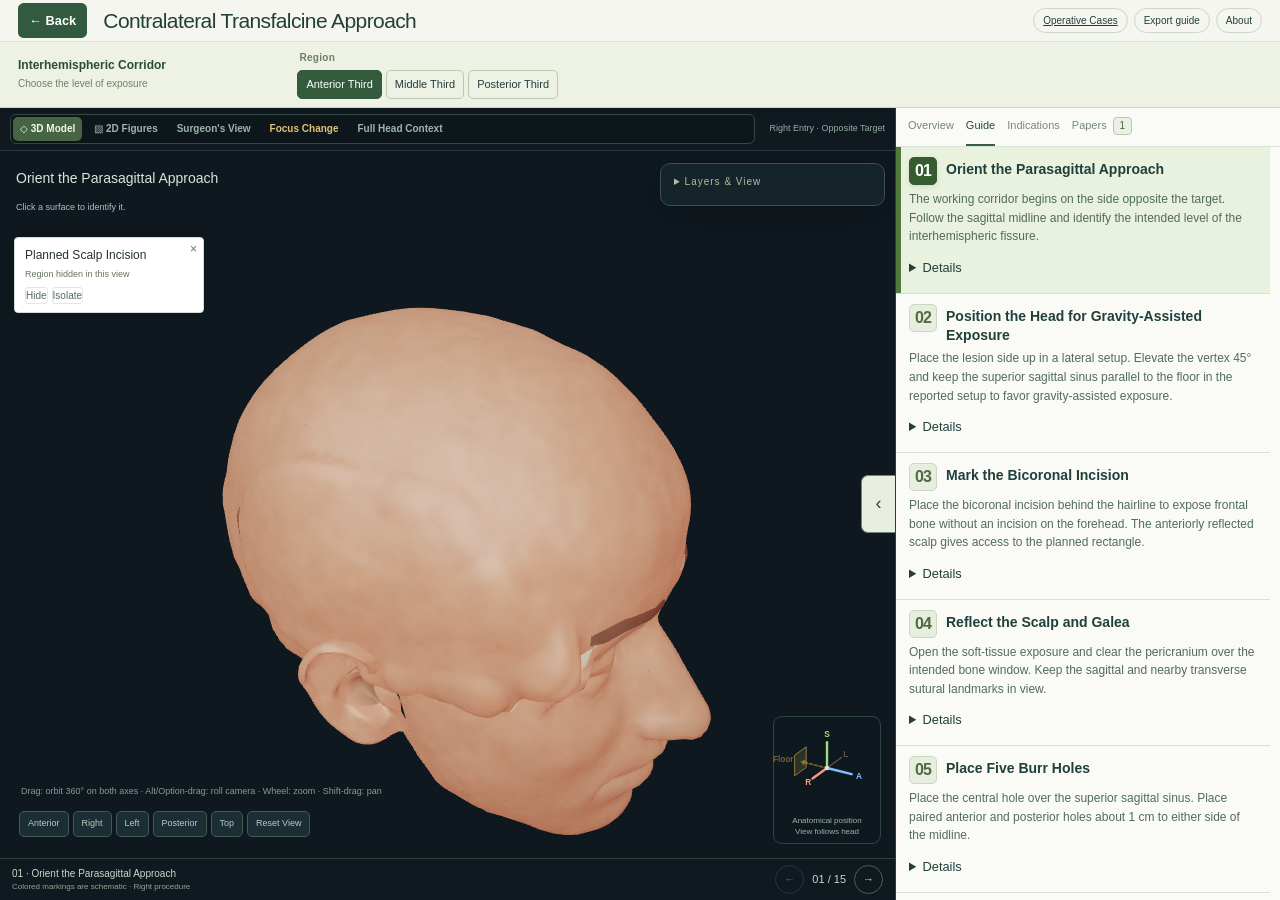
<file: transfalcine/index.html>
<!doctype html>
<html lang="en">
<head>
  <meta charset="utf-8"><meta name="viewport" content="width=device-width, initial-scale=1"><meta name="description" content="Interactive atlas guide to the anterior, middle and posterior contralateral transfalcine corridors."><title>Contralateral Transfalcine Approach</title><style>
:root {
  --bg:#10191f;
  --ink:#213f3b;
  --muted:#758b82;
  --line:#dce3da;
  --paper:#f4f6ef;
  --lime:#c1df99
}

* {
  box-sizing:border-box
}

body {
  margin:0;
  background:var(--paper);
  color:var(--ink);
  font:14px/1.55 Calibri, Carlito, Arial, sans-serif
}

button,input,select {
  font:inherit
}

button {
  cursor:pointer
}

a {
  color:inherit
}

button:focus-visible,a:focus-visible,input:focus-visible {
  outline:3px solid #87a852;
  outline-offset:3px
}

button[disabled] {
  cursor:default;
  opacity:.4
}

[hidden] {
  display:none!important
}

header {
  height:97px;
  display:flex;
  align-items:center;
  justify-content:space-between;
  padding:15px 30px;
  border-bottom:1px solid var(--line);
  gap:25px
}

.eyebrow {
  font-size:9px;
  letter-spacing:2px;
  text-transform:uppercase;
  color:var(--muted)
}

h1 {
  font:30px/1.25 Calibri, Carlito, Arial, sans-serif;
  letter-spacing:-.6px;
  margin:5px 0
}

header p {
  font-size:11px;
  color:#71867a;
  margin:0
}

.headeractions {
  display:flex;
  gap:8px;
  align-items:center;
  flex-shrink:0
}

.pill {
  border:1px solid #ccd8c7;
  border-radius:25px;
  background:transparent;
  padding:7px 13px;
  color:var(--ink);
  font-size:11px
}

.studybadge {
  color:#4f6d4d;
  font-size:10px;
  white-space:nowrap
}

.layout {
  display:grid;
  grid-template-columns:minmax(0,67fr) minmax(340px,33fr);
  height:calc(100dvh - 129px);
  min-height:650px
}

.visual {
  background:var(--bg);
  display:flex;
  flex-direction:column;
  min-width:0;
  position:relative;
  border-right:1px solid #2b3e3c
}

.viewhead {
  height:49px;
  display:flex;
  align-items:center;
  justify-content:space-between;
  padding:0 20px;
  border-bottom:1px solid #293a3d;
  color:#96ada4;
  gap:15px;
  font-size:10px
}

.viewhead div {
  display:flex;
  gap:3px
}

.viewhead button {
  border:0;
  background:transparent;
  color:#9fb5ac;
  padding:6px 12px;
  border-radius:5px;
  font-size:11px
}

.viewhead button[aria-pressed=true] {
  background:#31473b;
  color:#e4f4d6
}

#viewport {
  position:relative;
  flex:1;
  min-height:480px;
  overflow:hidden
}

canvas {
  width:100%;
  height:100%;
  display:block;
  touch-action:none;
  cursor:grab
}

canvas:active {
  cursor:grabbing
}

#viewinfo {
  position:absolute;
  top:22px;
  left:22px;
  color:#acc1b5;
  pointer-events:none;
  max-width:50%
}

#viewinfo strong {
  display:block;
  font-weight:400;
  font-size:19px;
  color:#d7e5da;
  margin:5px 0
}

#viewinfo small {
  font-size:9px
}

.tag {
  font-size:8px;
  color:var(--lime);
  letter-spacing:1.5px
}

.floating {
  position:absolute;
  right:16px;
  top:17px;
  background:#17252ceF;
  backdrop-filter:blur(12px);
  border:1px solid #3b514d;
  border-radius:10px;
  padding:10px 13px;
  width:149px;
  box-shadow:0 8px 35px #0003;
  color:#d3e0d6;
  font-size:10px;
  z-index:3
}

.floating summary {
  font-size:9px;
  letter-spacing:1px;
  color:#a8c29e;
  cursor:pointer;
  margin-bottom:5px
}

.floating label {
  display:flex;
  justify-content:space-between;
  align-items:center;
  gap:6px;
  padding:3px 0
}

.floating input[type=checkbox] {
  accent-color:#b0d78c;
  width:13px;
  height:13px
}

.floating input[type=range] {
  accent-color:#b0d78c;
  width:100%;
  margin:3px 0
}

.floating select {
  font-size:10px;
  color:#d3e0d6;
  background:#21343a;
  border:1px solid #466054;
  border-radius:4px;
  width:100%;
  padding:3px;
  margin-top:4px
}

.floating .twod {
  font-size:8px;
  color:#a9beb3;
  border:1px solid #456055;
  border-radius:4px;
  background:transparent;
  padding:1px 6px
}

.swatch {
  display:inline-block;
  width:6px;
  height:6px;
  border-radius:50%;
  margin-right:7px
}

.compactnote {
  font-size:8px;
  color:#8fa99c;
  line-height:1.5;
  border-top:1px solid #344b45;
  margin-top:6px;
  padding-top:6px
}

.floating #restore {
  font-size:9px;
  color:#acc99d;
  background:transparent;
  border:0;
  padding:4px 0 0;
  text-decoration:underline
}

.viewtools {
  position:absolute;
  bottom:21px;
  left:19px;
  display:flex;
  gap:4px;
  z-index:2;
  flex-wrap:wrap;
  max-width:calc(100% - 35px)
}

.viewtools button {
  font-size:9px;
  background:#1b2e33;
  border:1px solid #445951;
  border-radius:5px;
  color:#b7cbbf;
  padding:5px 8px
}

.hint {
  position:absolute;
  bottom:59px;
  left:21px;
  color:#859e91;
  font-size:9px;
  pointer-events:none
}

.statusbar {
  min-height:56px;
  display:flex;
  align-items:center;
  justify-content:space-between;
  gap:10px;
  padding:10px 20px;
  border-top:1px solid #2c403c;
  color:#c6d9ca;
  font-size:11px
}

.statusbar small {
  display:block;
  font-size:9px;
  color:#8fa697
}

.pager {
  display:flex;
  gap:8px;
  align-items:center;
  white-space:nowrap
}

.pager button {
  background:transparent;
  border:1px solid #48634f;
  color:#c7d9c9;
  border-radius:50%;
  width:29px;
  height:29px
}

.side {
  background:#fafbf7;
  min-width:0;
  display:flex;
  flex-direction:column;
  min-height:0
}

.tabs {
  display:flex;
  border-bottom:1px solid var(--line);
  height:49px;
  flex-shrink:0;
  padding:0 20px;
  gap:22px
}

.tabs button {
  border:0;
  border-bottom:2px solid transparent;
  background:transparent;
  color:#73897b;
  font-size:12px;
  padding:0 0
}

.tabs button[aria-selected=true] {
  border-color:#355e47;
  color:#264b37
}

.scroll {
  overflow:auto;
  flex:1;
  scrollbar-width:thin;
  scrollbar-color:#bacabb transparent
}

.sectionintro {
  padding:19px 23px;
  font-size:11px;
  color:#768879;
  border-bottom:1px solid var(--line)
}

.step {
  padding:19px 23px;
  border-bottom:1px solid var(--line);
  cursor:pointer;
  transition:background .15s;
  position:relative
}

.step.active {
  background:#edf3e5;
  box-shadow:inset 3px 0 #5f8751
}

.step:hover {
  background:#f1f6eb
}

.step .number {
  font-size:10px;
  letter-spacing:1px;
  color:#7e9278
}

.step h2 {
  font-size:16px;
  line-height:1.4;
  font-weight:600;
  margin:5px 0 9px
}

.step p {
  font-size:12px;
  color:#516b5c;
  line-height:1.75;
  margin:0
}

.step .note {
  font-size:10px;
  color:#819173;
  margin-top:10px;
  line-height:1.65;
  padding-left:10px;
  border-left:1px solid #bacbad
}

.step .links {
  display:flex;
  gap:8px;
  margin-top:12px
}

.links button,.smallbutton {
  font-size:10px;
  border:1px solid #cbd8c3;
  border-radius:4px;
  color:#4e7052;
  background:transparent;
  padding:4px 7px
}

.step:focus-visible {
  outline:2px solid #81a461;
  outline-offset:-3px
}

.article-tools {
  padding:14px 20px;
  position:sticky;
  top:0;
  z-index:2;
  background:#f6f8ef;
  border-bottom:1px solid var(--line);
  display:flex;
  gap:10px;
  align-items:center;
  flex-wrap:wrap
}

.article-tools input {
  flex:1;
  min-width:110px;
  width:100%;
  border:1px solid #ccd8c6;
  padding:7px 10px;
  background:white;
  border-radius:5px;
  color:#355a41;
  font-size:11px
}

.article-tools select {
  font-size:11px;
  color:#355a41;
  background:white;
  border:1px solid #ccd8c6;
  padding:5px;
  border-radius:4px
}

.article-page {
  padding:22px 24px;
  border-bottom:1px solid var(--line)
}

.article-page h2 {
  font-size:13px;
  margin:0 0 9px
}

.page-links {
  display:flex;
  gap:5px;
  flex-wrap:wrap;
  margin:8px 0 15px
}

.article-text {
  font:13px/1.85 Calibri, Carlito, Arial, sans-serif;
  color:#425d4e;
  white-space:pre-wrap;
  overflow-wrap:anywhere
}

.anatomy-link {
  font:inherit;
  color:#417f76;
  border:0;
  border-bottom:1px dotted #6a9688;
  padding:0;
  background:transparent;
  display:inline;
  text-align:inherit
}

.article-page .page-meta {
  font-size:9px;
  color:#829078
}

.article-text mark {
  background:#f0d894;
  color:inherit
}

#figurepanel {
  position:absolute;
  inset:0;
  overflow:auto;
  padding:20px 180px 70px 22px;
  scrollbar-width:thin;
  background:#172128
}

#figurepanel img {
  max-width:100%;
  height:auto;
  display:block;
  margin:0 auto;
  box-shadow:0 8px 30px #0004
}

#figurepanel .fig-title {
  color:#d6e3d7;
  font:22px Calibri, Carlito, Arial, sans-serif;
  margin:0 0 12px
}

#figurepanel .fig-note {
  font-size:10px;
  color:#98b2a2;
  line-height:1.6;
  margin-top:13px
}

#figurepanel .figurelinks {
  display:flex;
  gap:4px;
  flex-wrap:wrap;
  margin-bottom:14px
}

#figurepanel .figurelinks button {
  font-size:10px;
  color:#bdcfbf;
  background:#24383b;
  border:1px solid #456056;
  border-radius:4px;
  padding:4px 8px
}

#popup {
  position:absolute;
  z-index:5;
  width:260px;
  background:#f3f7ed;
  color:#284b35;
  border:1px solid #adc397;
  box-shadow:0 10px 35px #0005;
  border-radius:9px;
  padding:14px;
  font-size:11px
}

#popup strong {
  display:block;
  padding-right:15px;
  font-size:13px
}

#popup p {
  font-size:10px;
  line-height:1.6;
  color:#667a5d;
  margin:7px 0
}

#popup .close {
  position:absolute;
  right:8px;
  top:5px;
  border:0;
  background:transparent;
  color:#557a4c
}

.popup-actions {
  display:flex;
  gap:5px;
  flex-wrap:wrap
}

.popup-actions button {
  font-size:9px;
  border:1px solid #b8cda7;
  border-radius:4px;
  background:transparent;
  padding:4px 7px;
  color:#3c6541
}

.provenance {
  font-size:8px;
  letter-spacing:.2px;
  color:#8b9b80
}

#noGL {
  position:absolute;
  left:22px;
  right:185px;
  top:40%;
  color:#d7e3d6;
  background:#273a39;
  border:1px solid #6c8371;
  padding:20px;
  font-size:12px
}

.sources {
  padding:24px
}

.sources h2 {
  font:25px Calibri, Carlito, Arial, sans-serif;
  margin:0 0 10px
}

.sources h3 {
  font-size:13px;
  margin:22px 0 8px
}

.sources p,.sources li {
  font-size:11px;
  line-height:1.8;
  color:#5d7563
}

.sources ul {
  padding-left:17px
}

.sources table {
  border-collapse:collapse;
  width:100%;
  font-size:10px
}

.sources td {
  border-bottom:1px solid var(--line);
  padding:6px 0;
  vertical-align:top
}

.sources td:last-child {
  padding-left:10px;
  color:#7d8b73
}

.catalog {
  max-height:330px;
  overflow:auto
}

.page-footer {
  height:32px;
  display:flex;
  align-items:center;
  justify-content:space-between;
  gap:20px;
  padding:0 25px;
  color:#7a8c79;
  font-size:9px;
  border-top:1px solid var(--line)
}

.loadstatus {
  position:absolute;
  left:22px;
  top:45%;
  color:#d4e5cf;
  font-size:13px
}

#loadbar {
  height:2px;
  background:#bdd79c;
  width:80px;
  margin-top:15px
}

.focus-flash {
  animation:flash 1.3s ease
}

@keyframes flash {
  50% {
    background:#e4eed1
  }
}

@media(max-width:1050px) {
  .layout {
    grid-template-columns:minmax(0,60fr) minmax(330px,40fr)
  }
  h1 {
    font-size:25px
  }
  .headeractions {
    gap:5px
  }
  .studybadge {
    display:none
  }
  header {
    padding:15px 22px
  }
  #figurepanel {
    padding-left:15px;
    padding-right:170px
  }
}

@media(max-width:760px) {
  header {
    height:auto;
    min-height:110px;
    display:block;
    padding:15px 18px
  }
  h1 {
    font-size:25px
  }
  .headeractions {
    margin-top:10px
  }
  .layout {
    display:flex;
    height:auto;
    min-height:0;
    flex-direction:column
  }
  .visual {
    height:690px
  }
  .side {
    height:700px
  }
  .page-footer {
    height:auto;
    min-height:40px;
    display:block;
    padding:10px 18px
  }
  .floating {
    width:130px;
    right:10px;
    top:12px;
    padding:9px
  }
  .hint {
    font-size:8px;
    max-width:240px
  }
  #viewinfo {
    left:14px;
    top:16px;
    max-width:47%
  }
  #viewinfo strong {
    font-size:15px
  }
  #figurepanel {
    padding:18px 155px 80px 12px
  }
  .tabs {
    gap:25px
  }
  #popup {
    width:230px
  }
  .statusbar {
    padding:10px 14px
  }
  .viewtools {
    left:14px
  }
  .sectionintro {
    padding:18px
  }
  .viewhead {
    padding:0 12px
  }
  .viewhead span {
    font-size:8px
  }
  .pill {
    font-size:10px
  }
}

@media print {
  header,.viewhead,.floating,.viewtools,.hint,.statusbar,.tabs,.headeractions,.page-footer,#popup {
    display:none
  }
  .layout {
    display:block;
    height:auto
  }
  .visual {
    display:none
  }
  .step {
    break-inside:avoid
  }
  .article-page {
    break-before:page
  }
  body {
    background:white
  }
  .article-tools {
    display:none
  }
}

dialog {
  border:1px solid #b8cbb1;
  border-radius:12px;
  padding:25px;
  max-width:530px;
  color:#35583e;
  font-size:12px
}

dialog::backdrop {
  background:#10251d88
}

.creditlink {
  border:0;
  background:transparent;
  color:inherit;
  font:inherit;
  text-decoration:underline;
  cursor:pointer
}

#openingControl {
  border-top:1px solid #385345;
  margin-top:7px;
  padding-top:5px
}

.floating {
  max-height:calc(100% - 92px);
  overflow-y:auto;
  scrollbar-width:thin
}

.operationbadge {
  position:absolute;
  left:22px;
  bottom:92px;
  max-width:55%;
  padding:8px 11px;
  border-left:2px solid #c3db99;
  background:#19322bce;
  color:#d0e3be;
  font-size:10px;
  line-height:1.5;
  pointer-events:none
}

.operationbadge strong {
  display:block;
  font-weight:500;
  font-size:12px
}

.viewtools {
  max-width:calc(100% - 40px)
}

@media(max-width:760px) {
  .operationbadge {
    left:14px;
    font-size:9px;
    max-width:51%;
    bottom:105px
  }
}

#popup {
  width:max-content;
  max-width:190px;
  background:#fff;
  color:#24352c;
  border:1px solid #d6ddd6;
  border-radius:4px;
  padding:6px 21px 5px 8px;
  box-shadow:0 2px 8px #0002;
  font-size:11px;
  line-height:1.3
}

#popup strong {
  font-size:11px;
  font-weight:500;
  padding:0;
  max-width:155px;
  display:block;
  overflow-wrap:anywhere
}

#popup .close {
  right:4px;
  top:4px;
  font-size:12px;
  line-height:14px;
  padding:0 2px;
  color:#617466
}

.popup-actions {
  gap:4px;
  margin-top:4px
}

.popup-actions button {
  width:19px;
  height:17px;
  padding:0;
  font-size:10px;
  line-height:15px;
  border-color:#e0e6e0;
  border-radius:3px;
  color:#536b5b
}

#stepLabels {
  position:absolute;
  inset:0;
  pointer-events:none;
  z-index:4
}

.stepTag {
  position:absolute;
  width:max-content;
  max-width:185px;
  padding:4px 7px;
  border:1px solid #d6ddd6;
  border-radius:4px;
  background:#fff;
  color:#2b3f32;
  box-shadow:0 1px 5px #0002;
  font-size:10px;
  line-height:1.3;
  text-align:left;
  pointer-events:auto;
  cursor:pointer
}

.stepTag::before {
  content:'';
  width:10px;
  height:1px;
  background:#c9d8c5;
  position:absolute;
  left:-11px;
  top:50%
}

@media(max-width:760px) {
  #popup {
    max-width:160px
  }
  #popup strong {
    max-width:125px
  }
  .stepTag {
    max-width:155px;
    font-size:9px
  }
}

#recommendedView {
  display:block;
  width:100%;
  background:#304b3b;
  color:#d9ecc9;
  border:1px solid #577750;
  border-radius:5px;
  padding:6px 4px;
  font-size:10px;
  line-height:1.3;
  margin:2px 0 7px
}

#recommendedView:hover {
  background:#3b5944
}

.step {
  padding:20px 23px 22px;
  border-bottom:2px solid #d8e1d0
}

.step-heading {
  display:flex;
  align-items:flex-start;
  gap:13px;
  margin-bottom:12px
}

.step-number {
  display:flex;
  align-items:center;
  justify-content:center;
  flex:0 0 47px;
  min-height:47px;
  border:1px solid #cad8bf;
  border-radius:9px;
  background:#e7eddf;
  color:#506b40;
  font-size:25px;
  font-weight:750;
  line-height:1;
  font-variant-numeric:tabular-nums;
  letter-spacing:-1px
}

.step-heading-text {
  flex:1;
  min-width:0;
  padding-top:2px
}

.step .number {
  font-size:9px;
  font-weight:650;
  letter-spacing:1px;
  color:#718463
}

.step h2 {
  font-size:16px;
  font-weight:650;
  margin:5px 0 0;
  line-height:1.4
}

.step.active {
  background:#e9f2df;
  box-shadow:inset 5px 0 #527a3d
}

.step.active .step-number {
  background:#355b2e;
  color:#fff;
  border-color:#355b2e;
  box-shadow:0 2px 5px #355b2e20
}

.step.active .number {
  color:#365d2e
}

.step:hover .step-number {
  border-color:#789861
}

@media(max-width:760px) {
  .step {
    padding:18px
  }
  .step-number {
    flex-basis:43px;
    min-height:43px;
    font-size:24px
  }
  .step-heading {
    gap:11px
  }
}

@media print {
  .step-number {
    background:#fff!important;
    color:#233c22!important;
    border:2px solid #46613a
  }
  .step-heading {
    break-after:avoid
  }
}

.links.step-actions {
  display:grid;
  grid-template-columns:1fr 1fr;
  gap:8px;
  margin-top:16px
}

.links .step-action {
  min-height:43px;
  display:flex;
  align-items:center;
  justify-content:center;
  gap:8px;
  border-radius:7px;
  font-size:12px;
  font-weight:600;
  padding:10px 12px;
  transition:background .15s,border-color .15s
}

.links .action-model {
  background:#355b3d;
  border:1px solid #355b3d;
  color:#fff
}

.links .action-model:hover {
  background:#284b30;
  border-color:#284b30
}

.links .action-figure {
  background:#fff;
  border:1px solid #b7c7a9;
  color:#3c5b31
}

.links .action-figure:hover {
  background:#e3ecd9;
  border-color:#7c9a68
}

.action-symbol {
  font-size:19px;
  line-height:1;
  font-weight:400
}

.links .article-action {
  grid-column:1/-1;
  justify-self:start;
  border:0;
  background:transparent;
  color:#6a7f5c;
  padding:3px 0;
  font-size:10px;
  text-decoration:underline;
  text-underline-offset:3px
}

.viewhead>div {
  gap:6px;
  background:#0d171b;
  border:1px solid #344942;
  border-radius:8px;
  padding:3px
}

.viewhead>div button {
  min-height:32px;
  padding:6px 13px;
  font-size:12px;
  font-weight:550;
  border-radius:5px
}

.viewhead>div button[aria-pressed=true] {
  background:#476545;
  color:#f1f8e8;
  box-shadow:0 1px 4px #0002
}

@media(max-width:760px) {
  .viewhead>div button {
    font-size:11px;
    padding:5px 10px
  }
  .links .step-action {
    min-height:44px
  }
}

.links.step-actions {
  display:flex;
  flex-wrap:wrap;
  align-items:center;
  gap:6px;
  margin-top:12px
}

.links .step-action {
  min-height:29px;
  padding:5px 10px;
  font-size:11px;
  font-weight:550;
  gap:5px;
  border-radius:5px
}

.links .action-symbol {
  font-size:14px
}

.links .article-action {
  flex-basis:100%;
  font-size:9px;
  margin-top:1px;
  padding:1px 0
}

.viewhead>div {
  padding:2px;
  gap:3px;
  border-radius:6px
}

.viewhead>div button {
  min-height:27px;
  padding:4px 9px;
  font-size:11px
}

@media(max-width:760px) {
  .links .step-action {
    min-height:31px;
    padding:5px 9px
  }
  .viewhead>div button {
    min-height:27px;
    padding:4px 8px;
    font-size:10px
  }
}

.layout {
  height:calc(100dvh - 213px);
  min-height:620px;
  grid-template-columns:minmax(0,63fr) minmax(360px,37fr)
}

header {
  height:93px
}

.config {
  display:flex;
  align-items:center;
  gap:26px;
  padding:12px 28px;
  border-bottom:1px solid #cad6c0;
  background:#edf2e5;
  min-height:120px
}

.config fieldset {
  padding:0;
  border:0;
  margin:0;
  min-width:0
}

.config legend {
  font-size:9px;
  letter-spacing:1.3px;
  text-transform:uppercase;
  margin-bottom:7px;
  color:#6c8062
}

.choices {
  display:flex;
  gap:4px
}

.choices label {
  position:relative
}

.choices input {
  position:absolute;
  opacity:0
}

.choices span {
  display:block;
  border:1px solid #bacaac;
  border-radius:5px;
  padding:6px 11px;
  font-size:11px;
  cursor:pointer
}

.choices input:checked+span {
  background:#355b3d;
  border-color:#355b3d;
  color:#fff
}

.choices input:focus-visible+span {
  outline:3px solid #88aa63;
  outline-offset:2px
}

.config small {
  display:block;
  font-size:9px;
  color:#728367;
  margin-top:5px
}

.modelindex {
  margin-left:auto;
  white-space:nowrap;
  text-align:right;
  font-size:11px
}

.modelindex strong {
  display:block;
  font:27px Calibri, Carlito, Arial, sans-serif
}

.config select {
  font-size:10px;
  border:1px solid #bacaac;
  border-radius:4px;
  background:#fff;
  padding:4px;
  max-width:260px
}

.sectionintro p {
  margin:4px 0
}

.warning {
  background:#fff2d5;
  color:#695020;
  padding:12px 18px;
  font-size:11px;
  border-bottom:1px solid #e3d3a8
}

.paper-card {
  padding:20px 23px;
  border-bottom:1px solid #dce3da
}

.paper-card h2 {
  font-size:15px;
  line-height:1.45;
  margin:7px 0
}

.paper-card .meta {
  font-size:10px;
  color:#7a8d70
}

.paper-card p {
  font-size:12px;
  color:#516b5c;
  line-height:1.75
}

.paper-card .access {
  font-size:10px;
  color:#837044
}

.paper-card .paper-actions {
  display:flex;
  gap:7px;
  align-items:center;
  flex-wrap:wrap
}

.paper-card a {
  font-size:11px;
  color:#315e48
}

.paper-card button {
  font-size:10px;
  border:1px solid #b7c7a9;
  border-radius:4px;
  background:transparent;
  color:#3c5b31;
  padding:4px 8px
}

.match {
  display:inline-block;
  background:#e1ecd5;
  padding:2px 6px;
  color:#426333;
  font-size:9px;
  border-radius:3px
}

.article-tools label {
  font-size:10px;
  display:flex;
  gap:5px;
  align-items:center
}

.empty {
  padding:25px;
  color:#728367;
  font-size:12px
}

#figurepanel {
  padding:28px
}

.diagram h2 {
  font:24px Calibri, Carlito, Arial, sans-serif;
  color:#d7e5da
}

.diagram p {
  color:#a9bdb0;
  font-size:12px;
  max-width:650px
}

.diagram svg {
  max-width:720px;
  width:100%;
  height:auto
}

.diagram a {
  color:#bed9a6
}

.statusbar small {
  max-width:600px
}

.creditlink {
  font-size:11px
}

.diagram-note {
  border-left:2px solid #95b879;
  padding-left:12px
}

.viewhead {
  flex-shrink:0
}

.viewhead span {
  font-size:9px
}

.step-actions a {
  font-size:10px;
  color:#527146
}

.config-name {
  font-size:12px;
  color:#46613a
}

.floating {
  width:147px
}

.downloadlink {
  display:inline-block;
  padding:4px 8px;
  border:1px solid #bacaac;
  border-radius:4px;
  text-decoration:none;
  margin:2px
}

.allmodels {
  padding:18px
}

.allmodels button {
  width:100%;
  text-align:left;
  padding:9px 10px;
  margin:3px 0;
  border:1px solid #c9d6c0;
  border-radius:5px;
  background:#f1f5ea;
  color:#42613a;
  font-size:11px
}

.allmodels button[aria-current=true] {
  background:#dbe8cf;
  border-color:#6e8c56
}

#planLive {
  position:absolute;
  clip-path:inset(50%);
  width:1px;
  height:1px;
  overflow:hidden
}

@media(max-width:1100px) {
  .config {
    gap:16px;
    padding:12px 20px
  }
  .choices span {
    padding:6px 8px
  }
  .modelindex select {
    max-width:200px
  }
  .config {
    flex-wrap:wrap
  }
  .layout {
    height:calc(100dvh - 245px)
  }
}

@media(max-width:760px) {
  header {
    height:auto
  }
  .config {
    padding:14px 18px;
    gap:13px
  }
  .config fieldset {
    flex:1 1 46%
  }
  .modelindex {
    text-align:left;
    margin-left:0;
    width:100%;
    display:flex;
    align-items:center;
    gap:12px
  }
  .modelindex strong {
    font-size:22px
  }
  .layout {
    height:auto
  }
  .visual {
    height:720px
  }
  .choices span {
    font-size:10px
  }
  .config select {
    max-width:240px
  }
  .operationbadge {
    bottom:96px;
    max-width:54%
  }
  #viewinfo {
    max-width:48%
  }
  #figurepanel {
    padding:20px
  }
}

@media print {
  .config {
    display:none
  }
  .side {
    height:auto
  }
  .scroll {
    overflow:visible
  }
  .paper-card {
    break-inside:avoid
  }
  .paper-card[hidden] {
    display:block!important
  }
}

.fulltext {
  margin-top:12px;
  font-size:11px
}

.fulltext summary {
  cursor:pointer;
  color:#426333
}

.fulltext section {
  border-top:1px solid #dce3da;
  padding-top:12px
}

.fulltext h3 {
  font-size:11px
}

.fulltext .article-text {
  font-size:12px;
  white-space:pre-wrap
}

header {
  height:66px;
  padding:9px 22px;
  gap:12px
}

header h1 {
  font-size:25px;
  margin:1px 0
}

header .eyebrow {
  font-size:8px
}

header p {
  font-size:10px
}

.config {
  min-height:82px;
  padding:10px 22px;
  justify-content:space-between;
  gap:14px
}

.layout {
  height:calc(100dvh - 148px);
  grid-template-columns:minmax(0,1fr) minmax(0,1fr);
  min-height:580px
}

.config fieldset {
  flex:1
}

.choices span {
  padding:5px 10px
}

.floating {
  width:156px;
  right:10px;
  top:12px
}

.floating .twod {
  padding:5px;
  margin:5px 0;
  width:100%
}

#viewinfo {
  left:16px;
  top:16px;
  max-width:calc(100% - 195px)
}

#viewinfo strong {
  font-size:16px
}

.reference-plates {
  display:grid;
  grid-template-columns:1fr 1fr;
  gap:12px;
  margin:12px 0 24px
}

.reference-plates figure {
  margin:0
}

.reference-plates img {
  display:block;
  width:100%;
  height:auto;
  border:1px solid #3b514d;
  border-radius:6px
}

.reference-plates figcaption {
  font-size:10px;
  color:#b4c9ba;
  margin-top:6px
}

.diagram h3 {
  color:#d7e5da;
  font:20px Calibri, Carlito, Arial, sans-serif
}

.separated-note {
  font-size:9px;
  color:#b7cd9d;
  display:block;
  margin-top:5px
}

.stepTag {
  max-width:165px
}

#figurepanel {
  padding:20px
}

.side .tabs {
  gap:20px
}

@media(max-width:1100px) {
  .layout {
    grid-template-columns:minmax(0,1fr) minmax(0,1fr);
    height:calc(100dvh - 148px)
  }
  .choices span {
    font-size:10px;
    padding:5px 7px
  }
  .config {
    gap:10px
  }
  .config legend {
    letter-spacing:.8px
  }
}

@media(max-width:760px) {
  header {
    min-height:66px;
    height:auto;
    display:flex;
    flex-wrap:wrap;
    padding:10px 16px
  }
  header h1 {
    font-size:22px
  }
  .headeractions {
    margin:0
  }
  .config {
    padding:10px 16px;
    min-height:82px;
    gap:10px
  }
  .config fieldset {
    flex:1 1 44%
  }
  .visual {
    height:680px
  }
  .side {
    height:760px
  }
}

header {
  height:44px;
  min-height:44px;
  padding:6px 20px
}

header h1 {
  font-size:21px;
  line-height:1.2;
  margin:0
}

.headeractions {
  gap:6px
}

.pill {
  padding:4px 9px;
  font-size:10px
}

.config {
  min-height:64px;
  padding:8px 20px;
  gap:20px
}

.config legend {
  font-size:9px;
  letter-spacing:.7px;
  margin-bottom:4px
}

.choices span {
  padding:4px 9px;
  font-size:10px
}

.layout {
  height:calc(100dvh - 108px);
  grid-template-columns:minmax(0,7fr) minmax(0,3fr);
  min-height:580px
}

.step {
  padding:12px 15px 13px;
  border-bottom:1px solid #d8e1d0
}

.step-heading {
  gap:9px;
  margin-bottom:7px
}

.step-number {
  flex-basis:28px;
  min-height:28px;
  font-size:16px;
  border-radius:5px
}

.step-heading-text {
  padding-top:1px
}

.step h2 {
  font-size:14px;
  line-height:1.35;
  margin:2px 0 0
}

.step p {
  font-size:12px;
  line-height:1.6
}

.step .links.step-actions {
  gap:5px;
  margin-top:8px
}

.links .step-action {
  min-height:23px;
  font-size:10px;
  padding:3px 7px;
  gap:4px
}

.tabs {
  height:39px;
  padding:0 15px;
  gap:17px
}

.tabs button {
  font-size:11px
}

.viewhead {
  height:39px
}

.viewhead>div button {
  font-size:10px;
  min-height:24px;
  padding:3px 8px
}

#viewinfo {
  top:12px
}

#viewinfo strong {
  font-size:14px
}

#labelLines {
  position:absolute;
  inset:0;
  width:100%;
  height:100%;
  pointer-events:none;
  z-index:3
}

#labelLines line {
  stroke:#d6e2d0;
  stroke-width:1;
  opacity:.85
}

.reference-plates {
  grid-template-columns:1fr 1fr;
  align-items:start
}

.reference-plates img {
  cursor:zoom-in
}

.image-save {
  font-size:10px;
  padding:3px 7px;
  border:1px solid #526e5e;
  border-radius:4px;
  background:transparent;
  color:#c3d9bc;
  margin-top:7px
}

.plane-details {
  border-top:1px solid #354c43;
  padding-top:14px;
  color:#b9d0bd
}

.plane-details summary {
  cursor:pointer;
  font-size:12px
}

.diagram .tag {
  font-size:9px
}

.diagram h2 {
  font-size:21px
}

.statusbar {
  min-height:46px;
  padding:8px 16px
}

.statusbar small {
  font-size:8px
}

.reference-plates figure.expanded {
  grid-column:1/-1
}

.reference-plates figure.expanded img {
  cursor:zoom-out
}

@media(max-width:1100px) {
  .layout {
    grid-template-columns:minmax(0,7fr) minmax(0,3fr);
    height:calc(100dvh - 108px)
  }
  .config {
    gap:14px
  }
  .step {
    padding:11px 12px
  }
  .step h2 {
    font-size:13px
  }
  .side .tabs {
    gap:12px;
    padding:0 12px
  }
}

@media(max-width:760px) {
  header {
    height:auto;
    min-height:44px;
    padding:8px 14px;
    flex-wrap:nowrap
  }
  header h1 {
    font-size:19px
  }
  .config {
    min-height:64px;
    padding:8px 14px;
    gap:10px
  }
  .layout {
    display:flex;
    height:auto
  }
  .visual {
    height:660px
  }
  .side {
    height:650px
  }
  .step {
    padding:11px 15px
  }
  .step h2 {
    font-size:14px
  }
  .reference-plates {
    grid-template-columns:1fr
  }
}

.stepTag {
  max-width:min(165px,calc(100% - 16px));
  overflow-wrap:anywhere
}

#popup {
  max-width:min(190px,calc(100% - 16px));
  max-height:calc(100% - 20px);
  overflow:auto
}

#popup {
  transition:none!important;
  left:14px;
  top:86px;
  width:190px;
  max-width:min(190px,calc(100% - 28px));
  padding:9px 22px 8px 10px
}

#popup strong {
  font-size:12px;
  line-height:1.35
}

#popup .label-status {
  font-size:9px;
  line-height:1.4;
  color:#7b887d;
  margin:5px 0 0
}

.viewhead>div {
  flex-wrap:wrap
}

.viewhead>div button {
  font-size:10px;
  padding:3px 7px
}

#focusChange {
  color:#e4c078
}

#compareChange[aria-pressed=true] {
  background:#6b5830;
  color:#fff0c8
}

#stepLabels {
  display:none!important
}

.label-status[hidden] {
  display:none!important
}

.popup-actions {
  margin-top:6px
}

@media(max-width:760px) {
  #popup {
    width:168px;
    left:10px;
    top:82px
  }
  .viewhead>div button {
    font-size:9px;
    padding:3px 5px
  }
  .viewhead>span {
    display:none
  }
}

.indication-intro {
  padding:14px 15px;
  font-size:12px;
  line-height:1.6;
  color:#59664e;
  border-bottom:1px solid #d8e1d0;
  margin:0
}

.indication-group {
  font-size:12px;
  text-transform:uppercase;
  letter-spacing:.08em;
  padding:16px 15px 7px;
  margin:0;
  color:#697755
}

.indication-card {
  padding:10px 15px 13px;
  border-bottom:1px solid #d8e1d0;
  border-left:3px solid transparent
}

.indication-card.active {
  background:#eff4e7;
  border-left-color:#71874d
}

.indication-card h3 {
  font-size:13px;
  margin:0 0 6px
}

.indication-card p {
  font-size:12px;
  line-height:1.6;
  margin:0
}

.side .tabs {
  gap:14px
}

.tabs button {
  white-space:nowrap
}

#visualnote {
  max-width:64vw;
  overflow:hidden;
  text-overflow:ellipsis;
  white-space:nowrap
}

.viewhead {
  min-height:39px;
  height:auto;
  padding-top:5px;
  padding-bottom:5px
}

#popup .label-status {
  color:#68755b
}

html,body {
  width:100%;
  height:100%;
  margin:0;
  overflow:hidden;
  overscroll-behavior:none
}

body {
  display:grid;
  grid-template-rows:auto auto minmax(0,1fr);
  min-height:0
}

header {
  box-sizing:border-box;
  min-height:42px;
  height:42px;
  padding:5px 18px
}

.config {
  display:grid;
  grid-template-columns:minmax(140px,.85fr) repeat(3,minmax(0,1fr));
  min-height:66px;
  padding:8px 18px;
  gap:14px;
  align-items:center;
  box-sizing:border-box
}

.config-heading strong {
  display:block;
  font-size:12px;
  color:#294c39;
  line-height:1.35
}

.config-heading span {
  display:block;
  font-size:10px;
  color:#708266;
  margin-top:3px
}

.config fieldset {
  min-width:0
}

.config legend {
  font-size:10px;
  font-weight:600;
  letter-spacing:.3px;
  text-transform:none
}

.choices span {
  padding:5px 8px;
  font-size:11px
}

.layout {
  height:auto!important;
  min-height:0!important;
  overflow:hidden;
  display:grid;
  grid-template-columns:minmax(0,7fr) minmax(0,3fr);
  grid-template-rows:minmax(0,1fr)
}

.visual {
  display:flex;
  flex-direction:column;
  min-width:0;
  min-height:0;
  height:auto!important;
  overflow:hidden
}

#viewport {
  flex:1 1 0%;
  min-height:0;
  overflow:hidden
}

.side {
  height:auto!important;
  min-width:0;
  min-height:0;
  display:flex;
  flex-direction:column;
  overflow:hidden
}

.side>.tabs {
  flex:0 0 39px;
  min-width:0;
  gap:12px;
  padding:0 12px
}

.scroll {
  flex:1 1 0%;
  min-height:0;
  overflow-y:auto;
  overflow-x:hidden;
  overscroll-behavior:contain;
  scrollbar-gutter:stable
}

#figurepanel {
  position:absolute;
  inset:0;
  overflow:auto;
  overscroll-behavior:contain
}

.viewhead {
  flex:0 0 auto;
  min-width:0;
  padding:6px 10px
}

.viewhead>div {
  display:flex;
  gap:5px;
  flex-wrap:wrap;
  min-width:0;
  flex:1
}

.viewhead>span {
  white-space:nowrap;
  font-size:9px
}

.statusbar {
  flex:0 0 auto;
  min-height:42px;
  padding:6px 12px;
  gap:10px
}

.statusbar>div:first-child {
  min-width:0
}

.statusbar #stagecaption {
  white-space:nowrap;
  overflow:hidden;
  text-overflow:ellipsis;
  display:block;
  font-size:10px
}

.statusbar small {
  max-width:54vw
}

.floating {
  width:225px;
  max-width:calc(100% - 22px);
  max-height:calc(100% - 24px);
  box-sizing:border-box;
  overflow-y:auto;
  overscroll-behavior:contain
}

.layer-caption {
  font-size:9px;
  line-height:1.45;
  color:#a9b9ac;
  padding:5px 0 8px
}

.layer-columns,.layer-row {
  display:grid;
  grid-template-columns:minmax(0,1fr) 44px 28px;
  align-items:center;
  gap:3px
}

.layer-columns {
  font-size:8px;
  color:#a6bba6;
  margin:5px 0
}

.layer-columns span:not(:first-child) {
  text-align:center
}

.layer-row {
  padding:5px 0;
  font-size:10px
}

.layer-row>span {
  min-width:0;
  display:flex;
  align-items:center;
  gap:6px
}

.layer-row input {
  justify-self:center;
  margin:0;
  accent-color:#b4d58b
}

.indication-card {
  cursor:pointer;
  outline-offset:-3px
}

.indication-card:hover {
  background:#e9f0df
}

.indication-card:focus-visible {
  outline:2px solid #6f8e50
}

.indication-card h3::after {
  content:'Select';
  float:right;
  font-size:9px;
  font-weight:400;
  color:#6f825e
}

.indication-card.active h3::after {
  content:'Selected';
  font-weight:600
}

#paperCount {
  display:inline-flex;
  align-items:center;
  justify-content:center;
  min-width:19px;
  height:18px;
  padding:0 4px;
  margin-left:3px;
  border:1px solid #b9c8af;
  background:#eaf0e3;
  border-radius:4px;
  font-size:10px;
  line-height:1;
  color:#48633c;
  box-sizing:border-box
}

.mark-legend {
  font-size:9px
}

.step {
  padding:10px 13px 11px
}

.step-heading {
  margin-bottom:5px
}

.step p {
  line-height:1.55
}

.compactnote {
  font-size:9px
}

.floating summary {
  font-size:10px
}

@media(max-width:1100px) {
  .config {
    grid-template-columns:repeat(3,minmax(0,1fr));
    gap:6px 12px;
    padding:6px 12px
  }
  .config-heading {
    grid-column:1/-1;
    display:flex;
    align-items:baseline;
    gap:10px
  }
  .config-heading strong {
    font-size:11px
  }
  .config-heading span {
    font-size:9px;
    margin:0
  }
  .layout {
    grid-template-columns:minmax(0,7fr) minmax(0,3fr)
  }
  .viewhead>span {
    display:none
  }
  .choices span {
    font-size:10px
  }
  .side .tabs {
    gap:9px;
    padding:0 9px
  }
  .tabs button {
    font-size:10px
  }
  .step {
    padding:9px 11px
  }
  .step p {
    font-size:11px
  }
}

@media(max-width:760px) {
  header h1 {
    font-size:18px
  }
  .config {
    min-height:0;
    gap:5px 7px;
    padding:6px 10px
  }
  .config legend {
    font-size:8px
  }
  .choices {
    gap:2px;
    flex-wrap:wrap
  }
  .choices span {
    font-size:9px;
    padding:4px 5px
  }
  .layout {
    display:grid!important;
    grid-template-columns:minmax(0,1fr);
    grid-template-rows:minmax(0,3fr) minmax(0,2fr)
  }
  .visual,.side {
    height:auto!important;
    min-height:0
  }
  .visual {
    border-bottom:1px solid #53664a
  }
  .side .tabs {
    flex-basis:33px
  }
  .statusbar small {
    max-width:62vw
  }
  .statusbar {
    min-height:35px
  }
  .viewhead>div button {
    font-size:9px;
    min-height:21px
  }
  .floating {
    width:215px
  }
  .step p {
    font-size:12px
  }
  .config-heading span {
    display:none
  }
  #popup {
    top:68px
  }
  #gesturehint {
    display:none
  }
}

/* Compact mobile model: only Reset View and Layers & View occupy the lower dock. */
.mobile-model-dock,.mobile-identify,.mobile-step-nav {
  display:none
}

.layer-content {
  min-width:0
}

.mobile-step-measure {
  position:fixed!important;
  left:-10000px!important;
  top:0!important;
  visibility:hidden!important;
  pointer-events:none!important;
  box-sizing:border-box
}

@media(max-width:760px) {
  html,body {
    height:100dvh;
    min-height:0
  }
  .layout {
    grid-template-rows:minmax(0,1fr) var(--mobile-reader-height,clamp(160px,26dvh,230px))!important
  }
  .visual>.statusbar,.viewtools {
    display:none!important
  }
  #viewinfo {
    top:9px;
    left:12px;
    max-width:calc(100% - 24px)
  }
  #viewinfo strong,#viewinfo .tag,.desktop-identify {
    display:none!important
  }
  .mobile-identify {
    display:inline;
    font-size:9px;
    color:#92a99d
  }
  .mobile-model-dock {
    position:absolute;
    right:12px;
    bottom:12px;
    display:flex;
    align-items:center;
    gap:8px;
    z-index:5;
    max-width:calc(100% - 24px)
  }
  .mobile-model-dock>button,.mobile-model-dock>details>summary {
    box-sizing:border-box;
    min-height:40px;
    padding:9px 12px;
    margin:0;
    font-size:11px;
    line-height:20px;
    letter-spacing:0;
    color:#d6e6d6;
    background:#172a30;
    border:1px solid #526b5d;
    border-radius:7px;
    touch-action:manipulation
  }
  .mobile-model-dock>.floating {
    position:static;
    inset:auto;
    width:auto;
    max-width:none;
    max-height:none;
    padding:0;
    border:0;
    border-radius:0;
    background:transparent;
    backdrop-filter:none;
    overflow:visible;
    box-shadow:none
  }
  .mobile-model-dock .layer-content {
    position:absolute;
    bottom:calc(100% + 9px);
    right:0;
    width:min(262px,calc(100vw - 28px));
    max-height:min(var(--mobile-panel-height,45dvh),460px);
    padding:min(12px,calc(var(--mobile-panel-height,100px)/8)) min(13px,calc(var(--mobile-panel-height,100px)/8));
    overflow-y:auto;
    overscroll-behavior:contain;
    border:1px solid #526b5d;
    border-radius:10px;
    background:#17252cf5;
    border-width:min(1px,calc(var(--mobile-panel-height,100px)/2));
    box-shadow:0 -8px 28px #0005;
    scrollbar-width:thin
  }
  .mobile-model-dock .layer-content label,.mobile-model-dock .layer-row {
    min-height:31px
  }
  .mobile-model-dock .layer-content input[type=checkbox] {
    width:17px;
    height:17px
  }
  .mobile-model-dock .layer-content select {
    min-height:34px
  }
  .side {
    position:relative
  }
  .side .tabs {
    flex-basis:41px;
    min-height:41px;
    gap:10px;
    padding:0 88px 0 10px;
    align-items:center;
    overflow:visible
  }
  .side .tabs>[role=tab] {
    height:41px;
    min-width:0;
    padding:0;
    font-size:11px
  }
  .mobile-step-nav {
    display:block;
    position:absolute;
    top:4px;
    right:10px;
    z-index:2
  }
  .mobile-step-nav>.pager {
    gap:5px
  }
  .mobile-step-nav>.pager button {
    flex:0 0 32px;
    width:32px;
    height:32px;
    border:1px solid #b4c8a6;
    color:#35563d;
    background:#edf3e5;
    line-height:1;
    border-radius:6px;
    font-size:17px
  }
  .mobile-step-nav>.pager #stagecount {
    display:none
  }
  #steps {
    padding-bottom:calc(var(--mobile-reader-height,210px) - 41px)
  }
  .step {
    padding:9px 12px 10px
  }
  .step-heading {
    gap:8px;
    margin-bottom:5px
  }
  .step-number {
    flex-basis:24px;
    min-height:24px;
    font-size:14px
  }
  .step h2 {
    font-size:14px;
    line-height:1.3
  }
  .step p {
    font-size:12px;
    line-height:1.45;
    margin:0
  }
  #popup {
    top:32px;
    max-height:calc(100% - 93px)
  }
  .viewhead {
    padding:4px 7px;
    gap:4px
  }
  .viewhead>div {
    gap:2px;
    padding:1px
  }
  .viewhead>div button {
    font-size:9px;
    min-height:24px;
    padding:3px 5px
  }
}

@media(max-width:360px) {
  .side .tabs {
    gap:7px;
    padding:0 79px 0 8px
  }
  .side .tabs>[role=tab] {
    font-size:10px
  }
  .mobile-step-nav {
    right:8px
  }
  .mobile-step-nav>.pager {
    gap:4px
  }
  .mobile-step-nav>.pager button {
    width:29px;
    flex-basis:29px
  }
}

/* Patient Position controls (Layers & View) and the orientation gizmo (patient axes + gravity). */
.position-controls {
  border-top:1px solid #385345;
  border-bottom:1px solid #385345;
  margin:2px 0 7px;
  padding:6px 0 7px
}

.position-heading {
  font-size:9px;
  letter-spacing:1px;
  color:#a8c29e;
  cursor:pointer
}

.floating .position-controls>.position-heading {
  font-size:9px;
  margin-bottom:0
}

.floating .position-controls[open]>.position-heading {
  margin-bottom:5px
}

.pose-toggle {
  display:grid;
  grid-template-columns:1fr 1fr;
  border:1px solid #466054;
  border-radius:5px;
  overflow:hidden;
  margin-bottom:4px
}

.pose-toggle button {
  font-size:10px;
  line-height:1.3;
  padding:4px 2px;
  border:0;
  background:transparent;
  color:#a9beb3
}

.pose-toggle button+button {
  border-left:1px solid #466054
}

.pose-toggle button[aria-pressed=true] {
  background:#31473b;
  color:#e4f4d6
}

.pose-slider label {
  padding:3px 0 0
}

.pose-slider output,#openingValue {
  font-variant-numeric:tabular-nums;
  color:#dcebd1
}

.pose-slider input[type=range] {
  margin:1px 0 3px
}

.pose-actions {
  display:grid;
  grid-template-columns:1fr 1fr;
  gap:4px;
  margin:4px 0 3px
}

.floating .pose-actions .twod {
  font-size:9px;
  line-height:1.3;
  padding:4px 3px;
  margin:0;
  width:auto
}

.pose-note {
  font-size:8px;
  line-height:1.45;
  color:#8fa99c;
  padding-top:2px
}

#orientGizmo {
  position:absolute;
  right:14px;
  bottom:14px;
  z-index:2;
  display:flex;
  flex-direction:column;
  align-items:center;
  gap:1px;
  padding:5px 7px 6px;
  border:1px solid #2f4541;
  border-radius:9px;
  background:#0f1b20c4;
  pointer-events:none
}

#orientGizmo svg {
  width:92px;
  height:92px;
  display:block;
  overflow:visible
}

#orientGizmo text {
  font:600 9px Calibri, Carlito, Arial, sans-serif;
  text-anchor:middle
}

#orientGizmo small {
  font-size:8px;
  line-height:1.4;
  color:#9fb3a8;
  text-align:center;
  white-space:pre-line
}

/* Leave the bottom-right corner to the gizmo when the panel is open. */
#viewport>.floating {
  max-height:calc(100% - 178px)
}

@media(max-width:760px) {
  #orientGizmo {
    top:8px;
    right:8px;
    bottom:auto;
    padding:3px
  }
  #orientGizmo svg {
    width:60px;
    height:60px
  }
  #orientGizmo small {
    display:none
  }
  .mobile-model-dock .pose-toggle button {
    min-height:32px
  }
}

@media print {
  #orientGizmo {
    display:none
  }
}



#labelLines[hidden], #stepLabels[hidden] { display: none; }
.study-notes { margin-top: .5rem; color: inherit; }
.study-notes summary { cursor: pointer; font-size: .8rem; font-weight: 450; padding: .25rem 0; }
.study-notes p { margin: .35rem 0; }
.study-reference-links { display: inline; color: inherit; font-size: .72em; white-space: nowrap; }
.study-reference-links a { opacity: .78; }
.study-reference-links a:hover, .study-reference-links a:focus-visible { opacity: 1; }
.study-citations { margin: .45rem 0 0; padding-inline-start: 1.15rem; font-size: .8rem; }
.study-citations li { margin: .3rem 0; }
.source-figure .figure-credit { font-size: .78rem; }
.study-notes a, .source-figure-panel a { text-decoration: underline; text-underline-offset: .14em; overflow-wrap: anywhere; }
.source-figure-panel { color: #e4ece6; max-width: 54rem; margin: 0 auto; }
.source-figure-panel .source-figure { margin: 0 0 .9rem; padding: .8rem; border: 1px solid #48615b; border-radius: .55rem; }
.source-figure-panel .source-figure-image { display: block; margin-bottom: .5rem; }
.source-figure-panel .source-figure img { max-width: 100%; max-height: min(62vh, 47rem); object-fit: contain; }
.source-figure figcaption p { margin: .38rem 0; }
</style>
<link rel="stylesheet" href="../assets/case-back.css?v=study-details-2"><script defer src="../assets/case-back.js?v=return-source-1"></script><link rel="stylesheet" href="../assets/clinical-overview.css?v=2"><script defer src="../assets/clinical-overview.js?v=1"></script></head>
<body><div id="guide-loading" role="status" aria-live="polite" style="position:fixed;inset:0;z-index:9999;display:grid;place-content:center;background:#101b20;color:#e5efdf;padding:30px;font:16px system-ui;text-align:center"><span id="guide-loading-message">Loading Anatomy…</span></div><noscript>This interactive guide requires JavaScript.</noscript>

<header><div class="case-header-heading"><a class="case-back" href="../cases.html" data-case-back>← Back</a><h1>Contralateral Transfalcine Approach</h1></div><div class="headeractions"><a class="pill" href="../cases.html">Operative Cases</a><button class="pill" id="exportPlan">Export guide</button><button class="pill" id="creditsOpen">About</button></div></header>
<section class="config" aria-label="Choose interhemispheric corridor">
<div class="config-heading"><strong>Interhemispheric Corridor</strong><span>Choose the level of exposure</span></div>
<fieldset><legend>Region</legend><div class="choices">
<label><input name="region" type="radio" value="anterior" checked><span>Anterior Third</span></label>
<label><input name="region" type="radio" value="middle"><span>Middle Third</span></label>
<label><input name="region" type="radio" value="posterior"><span>Posterior Third</span></label>
</div></fieldset></section>
<main class="layout"><section class="visual" aria-label="Interactive anatomy"><div class="viewhead"><div><button id="mode3d" aria-pressed="true">◇ 3D Model</button><button id="mode2d" aria-pressed="false">▧ 2D Figures</button><button id="surgeonView" title="View the posed head from the head of the table, as the seated surgeon sees it">Surgeon's View</button><button id="focusChange">Focus Change</button><button id="regionalContext" aria-pressed="false" hidden>Full Head Context</button><button id="compareChange" aria-pressed="false">Before</button></div><span id="sideCaption">Right-sided procedure</span></div><div id="viewport"><canvas id="canvas" tabindex="0" aria-label="3D contralateral transfalcine regional anatomy. Drag to rotate around the center of the skull; hold Alt or Option and drag to roll the camera. Wheel to zoom, shift-drag to pan. Arrow keys orbit, Q and E roll, plus and minus zoom. Click to identify anatomy."></canvas><div id="viewinfo"><span class="tag" id="viewlabel"></span><strong id="presetname">Pterional region</strong><small class="desktop-identify">Click a surface to identify it.</small><small class="mobile-identify">Tap a Surface to Identify It</small></div><div id="figurepanel" hidden></div>
<details class="floating" id="layerControls"><summary>Layers &amp; View</summary><div class="layer-content"><button id="recommendedView">Recommended View</button><details id="positionControls" class="position-controls"><summary class="position-heading" id="positionHeading">Patient Position</summary><div class="pose-toggle" role="group" aria-label="Head position"><button id="poseAnatomical" aria-pressed="true" title="Neutral supine head">Anatomical</button><button id="poseOperative" aria-pressed="false" title="Head turned and extended for the approach">Operative</button></div><div class="pose-slider"><label for="poseRotation" title="Rotate about the patient's long axis">Head Rotation<output>20°</output></label><input id="poseRotation" data-pose="rotation" type="range" min="0" max="155" step="1" value="20"></div><div class="pose-slider"><label for="poseExtension" title="Set the vertex tilt in the room frame">Head Tilt<output>20°</output></label><input id="poseExtension" data-pose="extension" type="range" min="-60" max="60" step="1" value="20"></div><div class="pose-slider"><label for="poseLateral" title="Lateral flexion: positive tilts the vertex toward the contralateral shoulder">Lateral Flexion<output>0°</output></label><input id="poseLateral" data-pose="lateral" type="range" min="-20" max="30" step="1" value="0"></div><div class="pose-actions"><button id="poseReset" class="twod">Reset Operative Pose</button><button id="surgeonViewPanel" class="twod">Surgeon's View</button></div><label title="Schematic Mayfield-type head holder and table edge, shown in room-fixed views">Head Holder &amp; Table<input id="poseProps" type="checkbox" checked></label><div class="pose-note">Default follows the cited example (about 20° rotation, 20° extension); tailor to the target. Holder, pins and table are schematic.</div></details><label>Step Labels<input id="prelabels" type="checkbox" checked></label><label title="Illustrative instrument entry direction; not a planned trajectory">Instrument Illustration<input id="instruments" type="checkbox" checked></label><label for="palette">Colors</label><select id="palette" title="Surgical: lifelike tissue shading with decorative surface texture. Atlas: the original teaching colors."><option value="surgical">Surgical (lifelike)</option><option value="atlas">Atlas (teaching colors)</option></select><div class="layer-caption">Relevant: operative structures · All: available head anatomy</div><div class="layer-columns"><span>Layers</span><span>Relevant</span><span>All</span></div><div class="layer-row"><span><i class="swatch" data-swatch="skin" style="background:#d9a184"></i>Scalp Skin</span><input type="checkbox" data-layer="skin" aria-label="Relevant scalp skin" checked><input type="checkbox" data-all-layer="skin" aria-label="All available head scalp skin"></div><div class="layer-row"><span><i class="swatch" data-swatch="galea" style="background:#d8dad3"></i>Galea</span><input type="checkbox" data-layer="galea" aria-label="Relevant galea" checked><input type="checkbox" data-all-layer="galea" aria-label="All available head galea"></div><div class="layer-row"><span><i class="swatch" data-swatch="pericranium" style="background:#dcd6e4"></i>Pericranium</span><input type="checkbox" data-layer="pericranium" aria-label="Relevant pericranium" checked><input type="checkbox" data-all-layer="pericranium" aria-label="All available head pericranium"></div><div class="layer-row"><span><i class="swatch" data-swatch="bone" style="background:#e2d5b8"></i>Bone</span><input type="checkbox" data-layer="bone" aria-label="Relevant bone" checked><input type="checkbox" data-all-layer="bone" aria-label="All available head bone"></div><div class="layer-row"><span><i class="swatch" data-swatch="brain" style="background:#bca99d"></i>Brain</span><input type="checkbox" data-layer="brain" aria-label="Relevant brain" checked><input type="checkbox" data-all-layer="brain" aria-label="All available head brain"></div><div class="layer-row"><span><i class="swatch" data-swatch="arteries" style="background:#dd6268"></i>Arteries</span><input type="checkbox" data-layer="arteries" aria-label="Relevant arteries" checked><input type="checkbox" data-all-layer="arteries" aria-label="All available head arteries"></div><div class="layer-row"><span><i class="swatch" data-swatch="veins" style="background:#5f6fae"></i>Veins</span><input type="checkbox" data-layer="veins" aria-label="Relevant veins" checked><input type="checkbox" data-all-layer="veins" aria-label="All available head veins"></div><div class="layer-row"><span><i class="swatch" data-swatch="dura" style="background:#95b7bb"></i>Dura</span><input type="checkbox" data-layer="dura" aria-label="Relevant dura" checked><input type="checkbox" data-all-layer="dura" aria-label="All available head dura"></div><div class="layer-row"><span><i class="swatch" data-swatch="arachnoid" style="background:#cfe3ea"></i>Arachnoid</span><input type="checkbox" data-layer="arachnoid" aria-label="Relevant arachnoid" checked><input type="checkbox" data-all-layer="arachnoid" aria-label="All available head arachnoid"></div><label>Procedure<input id="procedure" type="checkbox" checked></label><button id="separateLayers" class="twod" aria-pressed="false">Separate Vault Layers</button><label for="side">Procedure Side / Context</label><select id="side"><option value="right">Right</option><option value="both">Both · procedure on right</option><option value="left">Left</option></select><div id="openingControl"><label for="opening">Stage Progress<output id="openingValue">100%</output></label><input id="opening" type="range" min="0" max="100" value="100"><button id="replay" class="twod">Replay</button></div><div class="compactnote">Surgical colors add decorative surface texture and baked shading. Scalp layers, dura, fascial layers, fat pads, veins and arachnoid are illustrations.</div></div></details>
<div id="gesturehint" class="hint">Drag: orbit 360° on both axes · Alt/Option-drag: roll camera · Wheel: zoom · Shift-drag: pan</div><div id="orientGizmo" aria-hidden="true"><svg viewBox="-50 -50 100 100"></svg><small></small></div><div class="viewtools" id="viewTools"><button data-view="anterior">Anterior</button><button data-view="right">Right</button><button data-view="left">Left</button><button data-view="posterior">Posterior</button><button data-view="superior">Top</button><button id="resetView">Reset View</button></div><div class="mobile-model-dock" id="mobileModelDock"></div><svg id="labelLines" aria-hidden="true"></svg><div id="stepLabels"></div><div id="popup" hidden></div><div id="noGL" hidden></div><div id="loading" class="loadstatus">Loading embedded anatomy…</div></div>
<div class="statusbar" id="stepStatus"><div><span id="stagecaption"></span><small id="visualnote">Reference anatomy with illustrative procedure states.</small></div><div class="pager" id="stepPager"><button id="previous" aria-label="Previous step">←</button><span id="stagecount"></span><button id="next" aria-label="Next step">→</button></div></div><button type="button" class="reading-toggle" aria-pressed="false" aria-label="Expand reading panel" title="Expand reading panel">‹</button></section>
<aside class="side"><div class="tabs" id="guideTabs" role="tablist" aria-label="Study content"><button role="tab" id="tab-overview" aria-selected="false" aria-controls="overview-panel">Overview</button><button role="tab" id="tab-steps" aria-selected="true" aria-controls="steps-panel">Guide</button><button role="tab" id="tab-indications" aria-selected="false" aria-controls="indications-panel">Indications</button><button role="tab" id="tab-papers" aria-selected="false" aria-controls="papers-panel">Papers <span id="paperCount">7</span></button></div><div class="mobile-step-nav" id="mobileStepNav"></div>
<div class="scroll" id="overview-panel" role="tabpanel" aria-labelledby="tab-overview" hidden><article class="clinical-overview"><h2>Contralateral Transfalcine Approach</h2><p>The contralateral transfalcine approach uses an interhemispheric corridor on one side and a window in the falx to reach a target on the opposite medial hemisphere. This guide is based on an anatomical study quantifying the limits of contralateral exposure along that corridor. <a href="https://pubmed.ncbi.nlm.nih.gov/42165614/" target="_blank" rel="noopener noreferrer">[1]</a></p><h3>Rationale and indications</h3><p>In selected cases, entry from the side opposite a lesion can provide a line of sight toward its medial surface across the midline, rather than a trajectory through tissue overlying the lesion on the same side. Whether that angle is useful depends on the target's location and depth and on what vessels or brain lie in the path. This is an anatomical principle, not a rule that the contralateral side is always safer.</p><p>The relationship among the cortex, falx, corpus callosum and target changes along the anterior, middle and posterior portions of the interhemispheric fissure. A route that appears favorable in one region may provide a different view in another. Alternative approaches and the function of nearby brain must be considered for each case. <a href="https://pubmed.ncbi.nlm.nih.gov/42165614/" target="_blank" rel="noopener noreferrer">[1]</a></p><h3>Preoperative planning and anatomical limits</h3><p>Preoperative imaging localizes the lesion in multiple planes and establishes its depth and relationship to the medial surface, falx and corpus callosum. The intended side of entry and regional portion of the fissure are considered in relation to these findings. The goal is to connect the three-dimensional target to the craniotomy and working direction, rather than selecting a surface opening in isolation.</p><p>Venous drainage is a central constraint. Bridging veins cross toward the superior sagittal sinus, and their location can constrain the operative corridor and dural opening. Pericallosal arteries and other vessels also matter as the route proceeds deeper. A patient's actual vascular anatomy and any lesion-related distortion are more important than assuming the symmetric arrangement shown in an educational model.</p><p>Planning also considers baseline neurologic function, the pathology being treated and the available alternatives. Positioning and gravity can influence the view, but model movement does not prove that a similar displacement is safe or achievable in a particular patient. The guide illustrates relationships; clinical planning requires patient-specific imaging and judgment.</p><h3>Anatomical study and interpretation</h3><p>The investigators compared anterior, middle and posterior parts of the corridor. The most superior contralateral point they could visualize was reported at approximately 4.8 mm below the cortex anteriorly, 9.7 mm in the middle and 12.6 mm posteriorly. At callosal reference levels, reported lateral visualization was approximately 22.9, 22.4 and 21.3 mm, respectively. Thus, the superior limit of the observed exposure was progressively deeper relative to the cortex in more posterior regions. <a href="https://pubmed.ncbi.nlm.nih.gov/42165614/" target="_blank" rel="noopener noreferrer">[1]</a></p><p>These values are not patient-specific safety thresholds. They describe visualization under the conditions of a study; seeing a structure is not the same as having sufficient space to work around it. Individual venous anatomy, pathology and the technique used can change the corridor.</p><h3>Risks and what outcomes mean</h3><p>The risks reflect the anatomical structures encountered along the corridor. Venous structures and the sagittal sinus are important near the surface, while arteries, deep brain and the target's surrounding structures become relevant along the corridor. Potential complications include venous or arterial injury, hemorrhage, neurologic injury, seizure, infection and cerebrospinal fluid leak. Their likelihood depends on the individual lesion and operation.</p><p>The study's exposure measurements are not clinical outcome rates. Illustrative cases can show how an approach was used, but they do not establish a patient's chance of recovery or prove comparative superiority. Postoperative assessment depends on the specific pathology and definitive treatment. <a href="https://pubmed.ncbi.nlm.nih.gov/42165614/" target="_blank" rel="noopener noreferrer">[1]</a></p><h3>Anatomical relationships in the simulation</h3><p>The simulation shows the entry hemisphere, falx and opposite medial surface in anterior, middle and posterior configurations. These views illustrate how the position of the corridor changes the line of sight across the midline.</p><p>The superior sagittal sinus and bridging veins define important superficial constraints; the corpus callosum and pericallosal vessels provide deeper reference points. The study measured visualization, whereas operative access also requires working space and preservation of surrounding structures.</p><h3>Source</h3><p class="overview-source">[1] <a href="https://pubmed.ncbi.nlm.nih.gov/42165614/" target="_blank" rel="noopener noreferrer">Alexander et al. The Contralateral Transfalcine Approach: An Anatomic Study Quantifying Its Superior and Lateral Limits of Exposure.</a></p></article></div>
<div class="scroll" id="steps-panel" role="tabpanel" aria-labelledby="tab-steps"><div id="steps"></div></div>
<div class="scroll" id="indications-panel" role="tabpanel" aria-labelledby="tab-indications" hidden><div id="indications"></div></div>
<div class="scroll" id="papers-panel" role="tabpanel" aria-labelledby="tab-papers" hidden><div id="conflict" class="warning" hidden></div><div class="article-tools"><input id="paperSearch" type="search" placeholder="Search papers, techniques, authors…" aria-label="Search papers"></div><div class="sectionintro"><p>References for the approach and all selectable techniques.</p><button class="smallbutton" id="pdfRequests">Download source list</button></div><div id="papers"></div><div id="paperEmpty" class="empty" hidden>No papers match this search.</div></div>
</aside></main><div id="planLive" aria-live="polite"></div>
<dialog id="credits">
<button class="creditlink" id="creditsClose" style="float:right">Close</button>
<h3>Sources &amp; Model Limits</h3>
<p><a href="https://www.z-anatomy.com/" target="_blank" rel="noopener">Z-Anatomy</a>, CC BY-SA 4.0. Upstream BodyParts3D, DBCLS, CC BY-SA 2.1 Japan.</p>
<p>Atlas-based educational model of the three exposures in Alexander et al. The measurements are the study’s cadaveric values. The geometry, instruments, scalp and dural motion, and restoration sequence are illustrative. The clinical cases do not include patient-specific lesions or resection sequences.</p>
<button class="smallbutton" id="manifestDownload">Download full mesh provenance</button>
<p>The facial surface, auricles and ear canal entrances use the same registered Z-Anatomy atlas as the skull. The transition into the scalp is illustrative.</p></dialog>


<script defer src="../assets/pterional-external-landmarks.js"></script>
<script defer src="assets/loader.js?v=external-landmarks"></script>
</body>
</html>
</file>
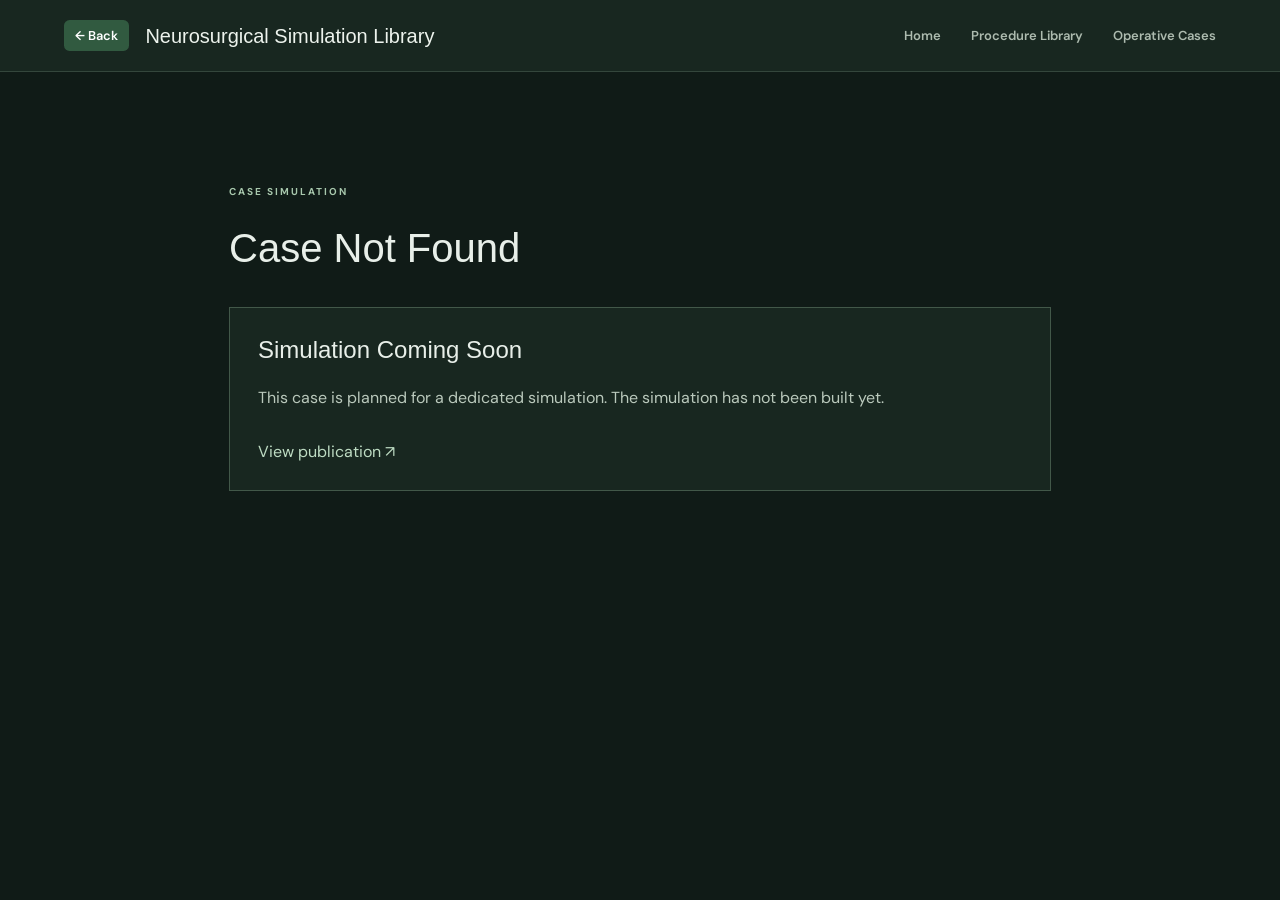
<file: case-simulation.html>
<!doctype html><html lang="en"><head><meta charset="utf-8"><meta name="viewport" content="width=device-width,initial-scale=1"><title>Case simulation | Neurosurgical Simulation Library</title><link rel="stylesheet" href="https://fonts.googleapis.com/css2?family=DM+Sans:wght@400;500;600;700&display=swap"><style>*{box-sizing:border-box}body{margin:0;background:#101b17;color:#e8efe9;font-family:'DM Sans',sans-serif}header{min-height:72px;background:#182720;border-bottom:1px solid #34463c;display:flex;align-items:center;justify-content:space-between;padding:16px 5%;gap:20px}nav{display:flex;gap:30px}nav a{font-size:13px;font-weight:600;text-decoration:none;color:#adbbaf}main{max-width:950px;margin:auto;padding:65px 5%}.eyebrow{color:#a8c8ad;font-size:10px;font-weight:bold;letter-spacing:2px;text-transform:uppercase;margin-top:48px}h1{font:normal 40px/1.18 Calibri, Carlito, Arial, sans-serif;max-width:850px}p{line-height:1.7;color:#bac9bc}.notice{margin:35px 0;background:#182720;border:1px solid #425849;padding:28px}.notice h2{font:normal 24px Calibri, Carlito, Arial, sans-serif;margin-top:0}.action{display:inline-block;color:#bedcc3;text-decoration:none;margin-top:14px}.issue{font-size:12px;color:#a8c8ad}@media(max-width:600px){header{align-items:flex-start;flex-direction:column}nav{gap:18px;flex-wrap:wrap}h1{font-size:30px}}</style><link rel="stylesheet" href="assets/library-brand.css"><link rel="stylesheet" href="assets/case-back.css?v=study-details"><script defer src="assets/case-back.js?v=return-source-1"></script></head><body><header><div class="case-header-heading"><a class="case-back" href="cases.html" data-case-back>← Back</a><a class="library-brand" href="index.html">Neurosurgical Simulation Library</a></div><nav><a href="index.html">Home</a><a href="procedures.html">Procedure Library</a><a href="cases.html">Operative Cases</a></nav></header><main><div class="eyebrow">Case simulation</div><h1 id="title">Case Not Found</h1><div class="issue" id="meta"></div><div class="notice"><h2>Simulation Coming Soon</h2><p>This case is planned for a dedicated simulation. The simulation has not been built yet.</p><a class="action" id="article" target="_blank" rel="noopener noreferrer" hidden>View publication ↗</a></div></main>
<script src="assets/case-articles.js"></script>
<script>
const id = new URLSearchParams(location.search).get('case');
const article = articles.find(entry => entry.pmid === id);
if (article?.simulation) {
    const simulation = new URL(article.simulation, location.href);
    const from = new URLSearchParams(location.search).get('from');
    simulation.searchParams.set('from', from === 'home' ? 'home' : 'cases');
    location.replace(simulation);
} else if (article) {
    document.querySelector('#title').textContent = article.title;
    document.querySelector('#meta').textContent = (article.publicationDate || article.issue) + ' · ' + article.specialty;
    const link = document.querySelector('#article');
    link.href = 'https://pubmed.ncbi.nlm.nih.gov/' + article.pmid + '/';
    link.hidden = false;
}
</script></body></html>
</file>
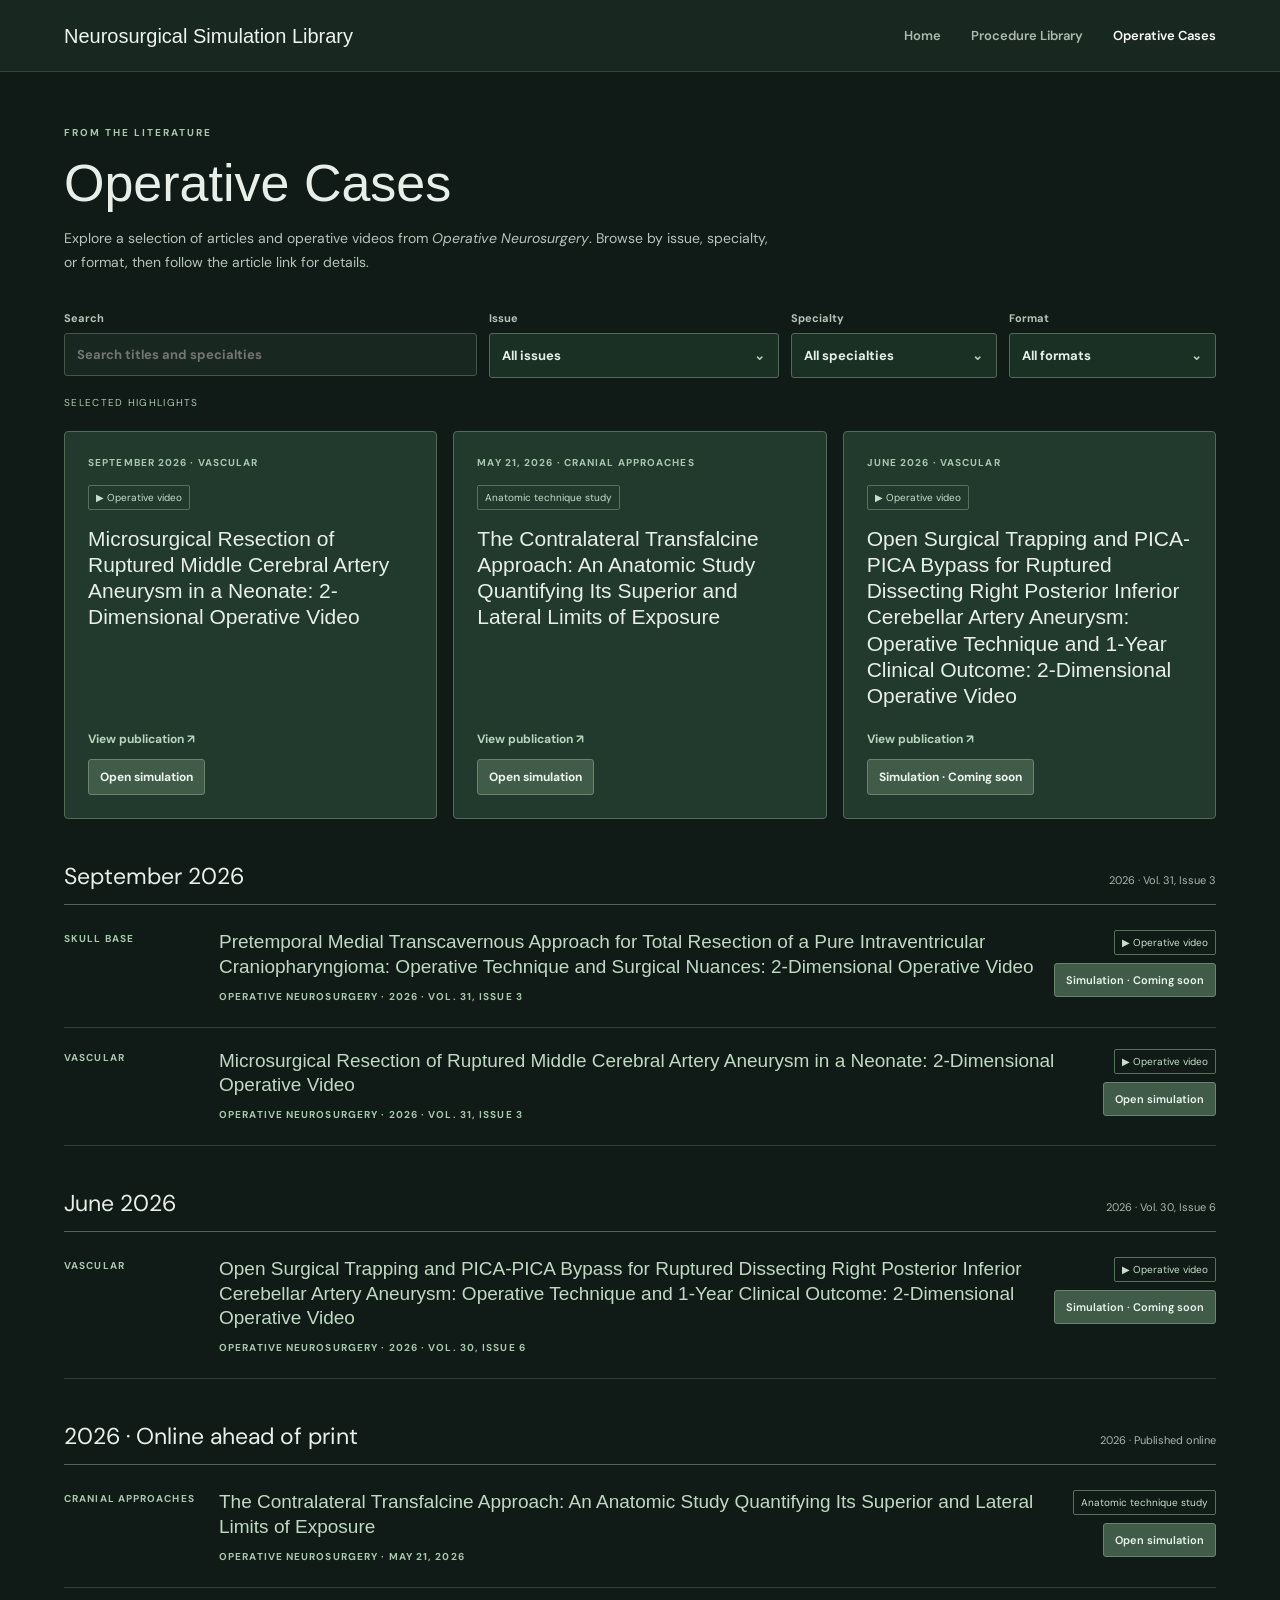
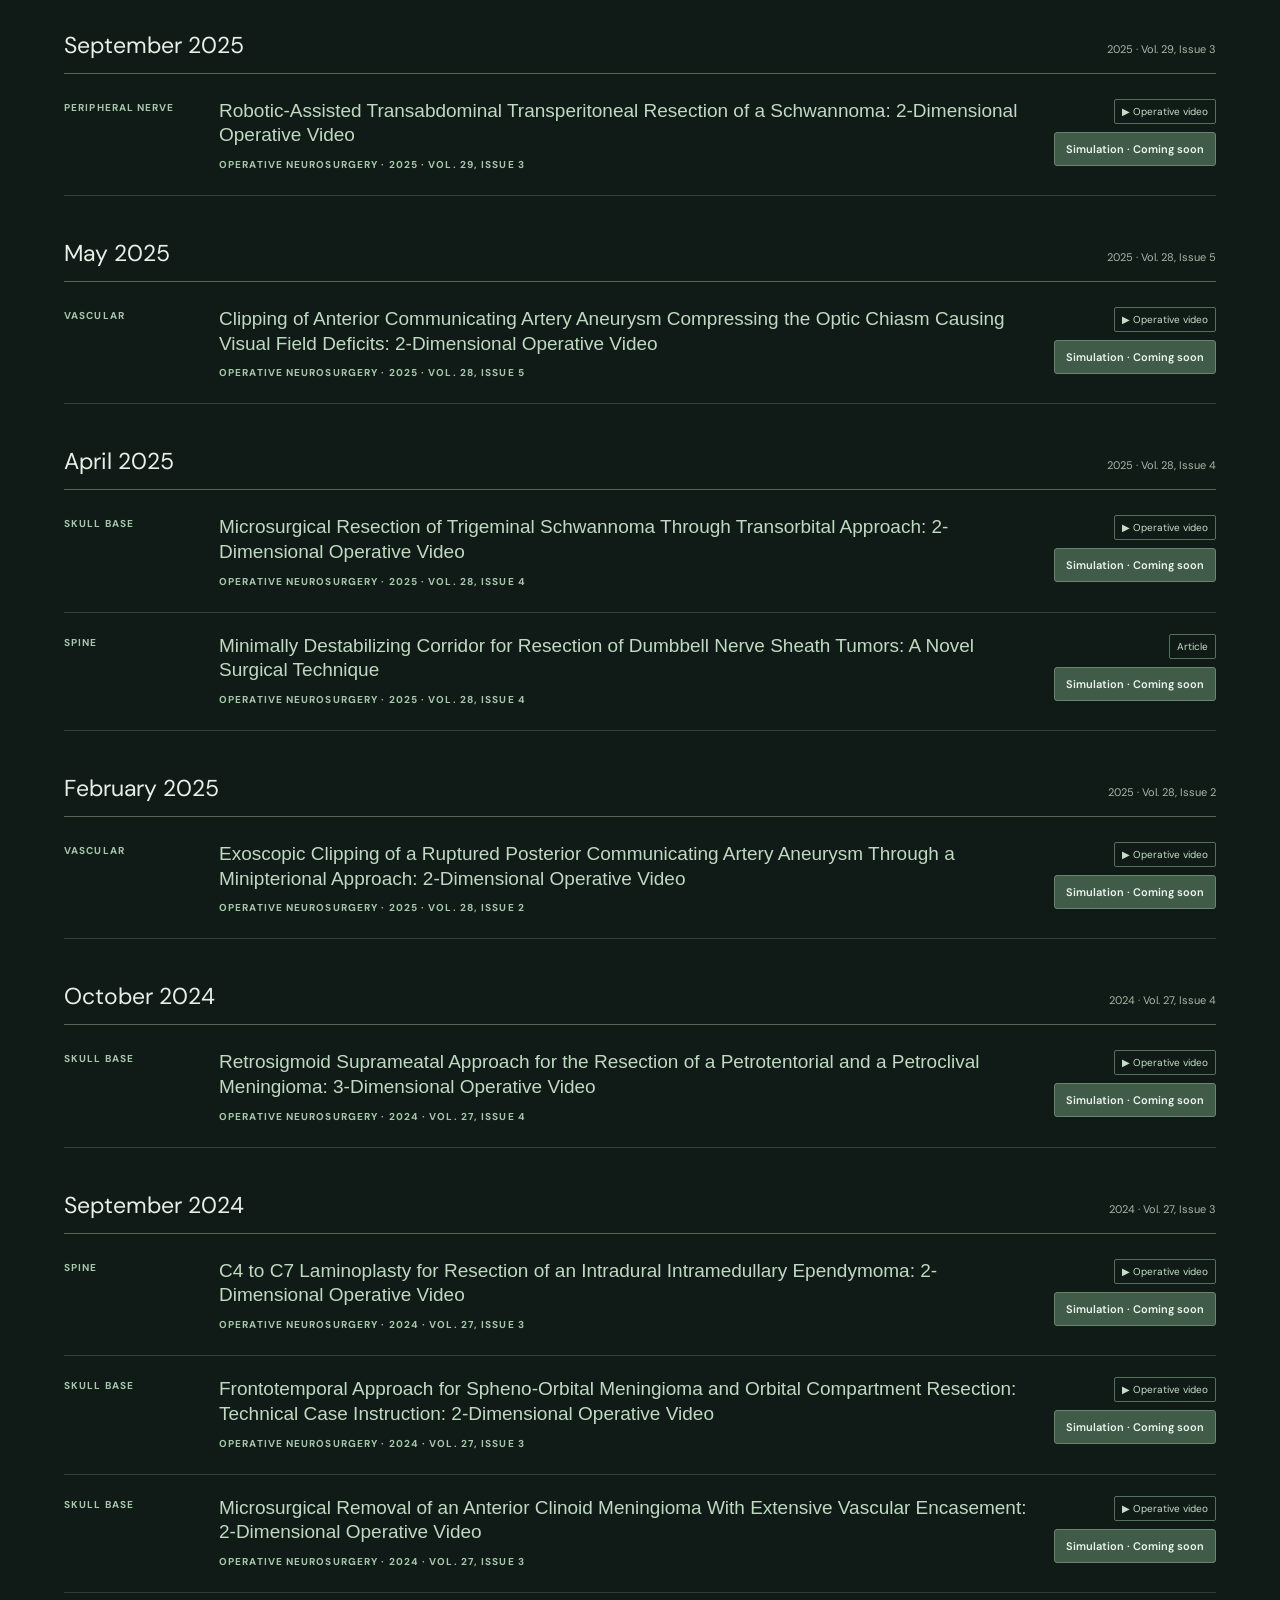
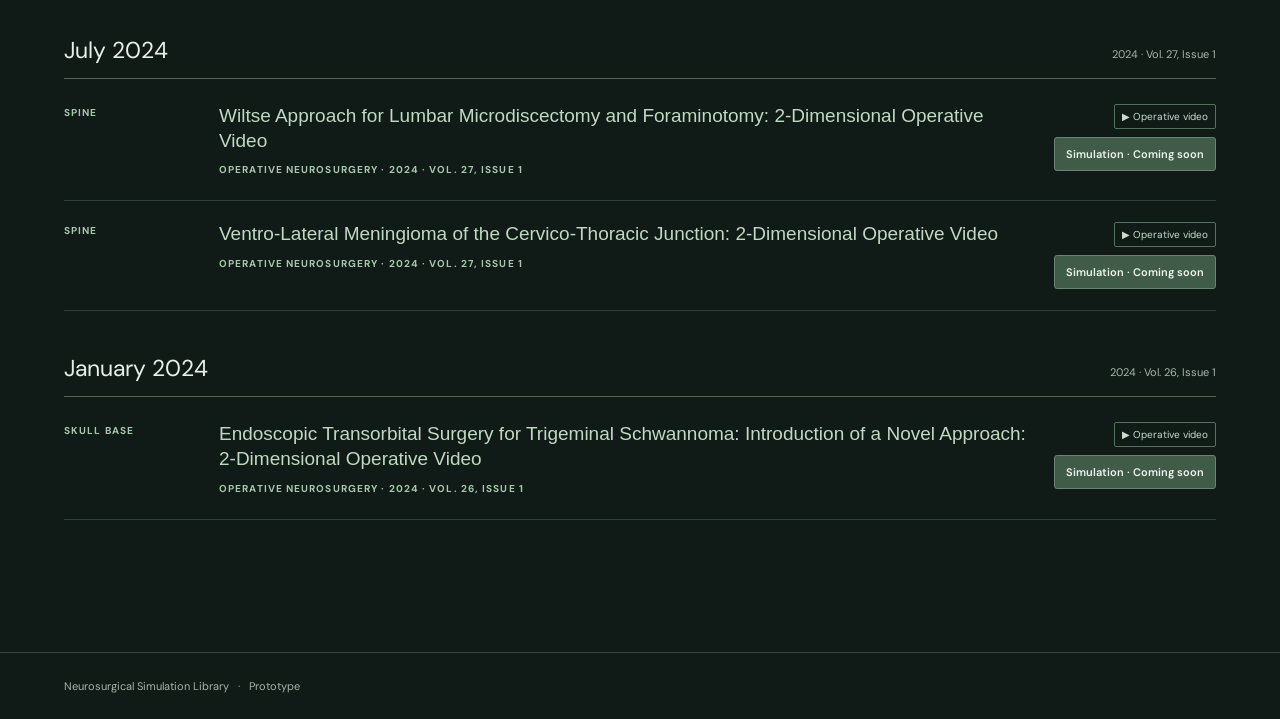
<file: cases.html>
<!doctype html><html lang="en"><head><meta charset="utf-8"><meta name="viewport" content="width=device-width,initial-scale=1"><title>Operative Cases | Neurosurgical Simulation Library</title><link rel="stylesheet" href="https://fonts.googleapis.com/css2?family=DM+Sans:wght@400;500;600;700&display=swap"><style>
*{box-sizing:border-box}body{margin:0;background:#101b17;color:#e8efe9;font-family:'DM Sans',sans-serif}header{min-height:72px;background:#182720;border-bottom:1px solid #34463c;display:flex;align-items:center;justify-content:space-between;padding:16px 5%;gap:20px}nav{display:flex;gap:30px}nav a{font-size:13px;font-weight:600;text-decoration:none;color:#adbbaf}nav a:hover,nav a[aria-current]{color:#fff}main{max-width:1440px;margin:auto;padding:54px 5% 90px}.eyebrow{text-transform:uppercase;font-size:10px;letter-spacing:2px;font-weight:700;color:#a8c8ad}h1{font:normal 52px Calibri, Carlito, Arial, sans-serif;margin:14px 0}p.intro{color:#b5c5b8;line-height:1.7;max-width:720px;font-size:14px}.controls{display:grid;grid-template-columns:2fr 1.4fr 1fr 1fr;gap:12px;margin:36px 0 18px}label{display:block;font-size:11px;color:#b5c5b8;font-weight:700}input,select{display:block;margin-top:8px;width:100%;height:43px;padding:0 12px;background:#182720;color:#f1f6f0;border:1px solid #435649;border-radius:3px;font:inherit;font-size:13px}input:focus,select:focus{outline:2px solid #91b99a;outline-offset:2px}.count{color:#a8b7ab;font-size:12px;margin:20px 0}.grid{display:block}.issue-group{margin:42px 0}.issue-title{display:flex;align-items:baseline;justify-content:space-between;border-bottom:1px solid #526559;padding-bottom:13px;margin-bottom:4px}.issue-title h2{font:normal 23px 'DM Sans',sans-serif;margin:0}.issue-title span{font-size:11px;color:#a8b7ab}.featured-row{display:grid;grid-template-columns:repeat(3,minmax(0,1fr));gap:16px;margin:22px 0 38px}.featured-row .card{background:#22392d;border:1px solid #526b58}.featured-label{color:#aac9ae;font-size:10px;letter-spacing:1.3px;text-transform:uppercase}.publication-row{display:grid;grid-template-columns:135px 1fr auto;gap:20px;align-items:start;padding:21px 0;border-bottom:1px solid #304238}.publication-row h3{font:normal 19px/1.3 Calibri, Carlito, Arial, sans-serif;margin:0 0 8px}.publication-row a{color:#c0d9c2;text-decoration:none}.publication-row a:hover{text-decoration:underline}.publication-row .tag{margin:0;white-space:nowrap}.publication-row .meta{line-height:1.8}.control-wrap{position:relative;margin-top:8px}.control-wrap details{position:relative}.control-wrap summary{list-style:none;cursor:pointer;border:1px solid #526a59;background:#1b3025;color:#e7f0e8;border-radius:3px;padding:13px 34px 13px 12px;font-size:13px;min-height:43px;position:relative}.control-wrap summary::-webkit-details-marker{display:none}.control-wrap summary:after{content:"⌄";position:absolute;right:13px;color:#afd0b4}.dropdown-menu{position:absolute;z-index:4;top:calc(100% + 4px);left:0;right:0;background:#1b3025;border:1px solid #526a59;box-shadow:0 12px 24px #0008;max-height:260px;overflow:auto;padding:5px}.dropdown-menu button{display:block;width:100%;border:0;background:transparent;color:#dceadd;text-align:left;padding:10px;font-size:12px;cursor:pointer}.dropdown-menu button:hover,.dropdown-menu button:focus{background:#395643}.control-wrap select{position:absolute;opacity:0;pointer-events:none;width:1px;height:1px}.publication-row .tag{align-self:start}.case-actions{display:flex;flex-direction:column;gap:8px;align-items:flex-end}.case-sim{display:inline-block;color:#d6ebd9;border:1px solid #65816b;padding:9px 11px;border-radius:3px;text-decoration:none;font:600 11px 'DM Sans',sans-serif;white-space:nowrap}.case-sim:hover{background:#385141}.case-actions .tag{align-self:end}.card .case-sim{align-self:flex-start;margin-top:12px}.publication-row .case-sim{color:#d6ebd9}@media(max-width:650px){.case-actions{align-items:flex-start}.case-actions .tag{align-self:start}}@media(max-width:650px){.featured-row{grid-template-columns:1fr}.publication-row{grid-template-columns:1fr;gap:8px}}.card{background:#182720;border:1px solid #34463c;border-radius:4px;padding:23px;display:flex;flex-direction:column;min-height:230px}.meta{font-size:10px;text-transform:uppercase;letter-spacing:1.1px;color:#a8c8ad;font-weight:700;line-height:1.6}.tag{display:inline-block;border:1px solid #54725b;color:#c6dfca;border-radius:2px;padding:5px 7px;font-size:10px;margin:14px 0 0;align-self:flex-start}.card h2{font:normal 21px/1.25 Calibri, Carlito, Arial, sans-serif;margin:16px 0 22px}.card a{color:#b4d7b9;text-decoration:none;font-size:12px;font-weight:700;margin-top:auto}.card a:hover{text-decoration:underline}.empty{color:#b5c5b8;padding:30px 0}.note{font-size:12px;color:#a8b7ab;margin-top:30px;line-height:1.6}footer{border-top:1px solid #34463c;padding:26px 5%;font-size:11px;color:#a4b5a8}@media(max-width:850px){.controls{grid-template-columns:1fr 1fr}.grid{grid-template-columns:1fr 1fr}}@media(max-width:600px){header{align-items:flex-start;flex-direction:column}nav{gap:18px;flex-wrap:wrap}main{padding-top:38px}h1{font-size:42px}.controls,.grid{grid-template-columns:1fr}}
.case-sim,.card a.case-sim,.publication-row .case-sim{background:#405c49;color:#ecf4ed;border:1px solid #69856e}.case-sim:hover,.card a.case-sim:hover,.publication-row .case-sim:hover{background:#52705a;color:#fff}</style><link rel="stylesheet" href="assets/library-brand.css"></head><body><header><a class="library-brand" href="index.html">Neurosurgical Simulation Library</a><nav aria-label="Main navigation"><a href="index.html">Home</a><a href="procedures.html">Procedure Library</a><a href="cases.html" aria-current="page">Operative Cases</a></nav></header><main><div class="eyebrow">From the literature</div><h1>Operative Cases</h1><p class="intro">Explore a selection of articles and operative videos from <i>Operative Neurosurgery</i>. Browse by issue, specialty, or format, then follow the article link for details.</p><div class="controls"><label>Search<input id="search" type="search" placeholder="Search titles and specialties"></label><label>Issue<select id="issue"><option value="">All issues</option></select></label><label>Specialty<select id="specialty"><option value="">All specialties</option></select></label><label>Format<select id="format"><option value="">All formats</option><option value="video">Operative video</option><option value="article">Article</option></select></label></div><div id="spotlight"></div><div class="grid" id="results"></div></main><footer>Neurosurgical Simulation Library &nbsp; · &nbsp; Prototype</footer>
<script src="assets/case-articles.js"></script>
<script>
const $=id=>document.getElementById(id);for(const [id,key] of [['issue','issue'],['specialty','specialty']]){[...new Set(articles.map(a=>a[key]))].sort().reverse().forEach(v=>{let o=document.createElement('option');o.value=o.textContent=v;$(id).append(o)})}const months={'2026 · Published online':'2026 · Online ahead of print','2026 · Vol. 31, Issue 3':'September 2026','2026 · Vol. 30, Issue 6':'June 2026','2024 · Vol. 26, Issue 1':'January 2024','2024 · Vol. 27, Issue 1':'July 2024','2024 · Vol. 27, Issue 3':'September 2024','2024 · Vol. 27, Issue 4':'October 2024','2025 · Vol. 28, Issue 2':'February 2025','2025 · Vol. 28, Issue 4':'April 2025','2025 · Vol. 28, Issue 5':'May 2025','2025 · Vol. 29, Issue 3':'September 2025'};function linkFor(a){let link=document.createElement('a');link.href='https://pubmed.ncbi.nlm.nih.gov/'+a.pmid+'/';link.target='_blank';link.rel='noopener noreferrer';return link}function simulationLink(a){let l=document.createElement('a');const destination = new URL(a.simulation || 'case-simulation.html?case='+encodeURIComponent(a.pmid), location.href);destination.searchParams.set('from','cases');l.href=destination.href;l.className='case-sim';l.textContent=a.simulation?'Open simulation':'Simulation · Coming soon';l.setAttribute('aria-label',(a.simulation?'Open simulation: ':'Simulation Coming Soon: ')+a.title);
return l}function render(){const q=$('search').value.trim().toLowerCase(),issue=$('issue').value,specialty=$('specialty').value,format=$('format').value;const found=articles.filter(a=>(!q||(a.title+' '+a.specialty).toLowerCase().includes(q))&&(!issue||a.issue===issue)&&(!specialty||a.specialty===specialty)&&(!format||(format==='video')===a.video));const root=$('results'),spot=$('spotlight');root.replaceChildren();spot.replaceChildren();if(!found.length){const p=document.createElement('p');p.className='empty';p.textContent='No publications match these filters. Try another issue or search.';root.append(p);return}if(!q&&!issue&&!specialty&&!format){let label=document.createElement('div');label.className='featured-label';label.textContent='Selected highlights';let wrap=document.createElement('div');wrap.className='featured-row';for(const a of [articles.find(x=>x.pmid==='41537666'),articles.find(x=>x.pmid==='42165614'),articles.find(x=>x.pmid==='41123339')]){let card=document.createElement('article');card.className='card';let m=document.createElement('div');m.className='meta';m.textContent=(a.publicationDate||months[a.issue]||a.issue)+' · '+a.specialty;let tag=document.createElement('span');tag.className='tag';tag.textContent=a.video?'▶ Operative video':(a.formatLabel||'Article');let h=document.createElement('h2');h.textContent=a.title;let l=linkFor(a);l.textContent='View publication ↗';card.append(m,tag,h,l,simulationLink(a));wrap.append(card)}spot.append(label,wrap)}for(const issueName of [...new Set(found.map(a=>a.issue))].sort().reverse()){let group=document.createElement('section');group.className='issue-group';let head=document.createElement('div');head.className='issue-title';let title=document.createElement('h2');title.textContent=months[issueName]||issueName;let sub=document.createElement('span');sub.textContent=issueName;head.append(title,sub);group.append(head);for(const a of found.filter(x=>x.issue===issueName)){let row=document.createElement('article');row.className='publication-row';let m=document.createElement('div');m.className='meta';m.textContent=a.specialty;let detail=document.createElement('div');let h=document.createElement('h3');let l=linkFor(a);l.textContent=a.title;h.append(l);let small=document.createElement('div');small.className='meta';small.textContent='Operative Neurosurgery · '+(a.publicationDate||a.issue);detail.append(h,small);let tag=document.createElement('span');tag.className='tag';tag.textContent=a.video?'▶ Operative video':(a.formatLabel||'Article');let actions=document.createElement('div');actions.className='case-actions';actions.append(tag,simulationLink(a));row.append(m,detail,actions);group.append(row)}root.append(group)}}function styleDropdown(select){let wrap=document.createElement('div');wrap.className='control-wrap';select.parentNode.insertBefore(wrap,select);wrap.append(select);select.hidden=true;select.setAttribute('aria-hidden','true');let d=document.createElement('details'),summary=document.createElement('summary'),menu=document.createElement('div');summary.textContent=select.selectedOptions[0].textContent;summary.setAttribute('aria-label',select.id+' filter: '+summary.textContent);menu.className='dropdown-menu';for(const opt of select.options){let b=document.createElement('button');b.type='button';b.textContent=opt.textContent;b.addEventListener('click',()=>{select.value=opt.value;summary.textContent=opt.textContent;summary.setAttribute('aria-label',select.id+' filter: '+opt.textContent);d.open=false;select.dispatchEvent(new Event('change'))});menu.append(b)}d.append(summary,menu);wrap.append(d)}for(const id of ['issue','specialty','format'])styleDropdown($(id));for(const id of ['search','issue','specialty','format'])$(id).addEventListener(id==='search'?'input':'change',render);render();
</script></body></html>
</file>
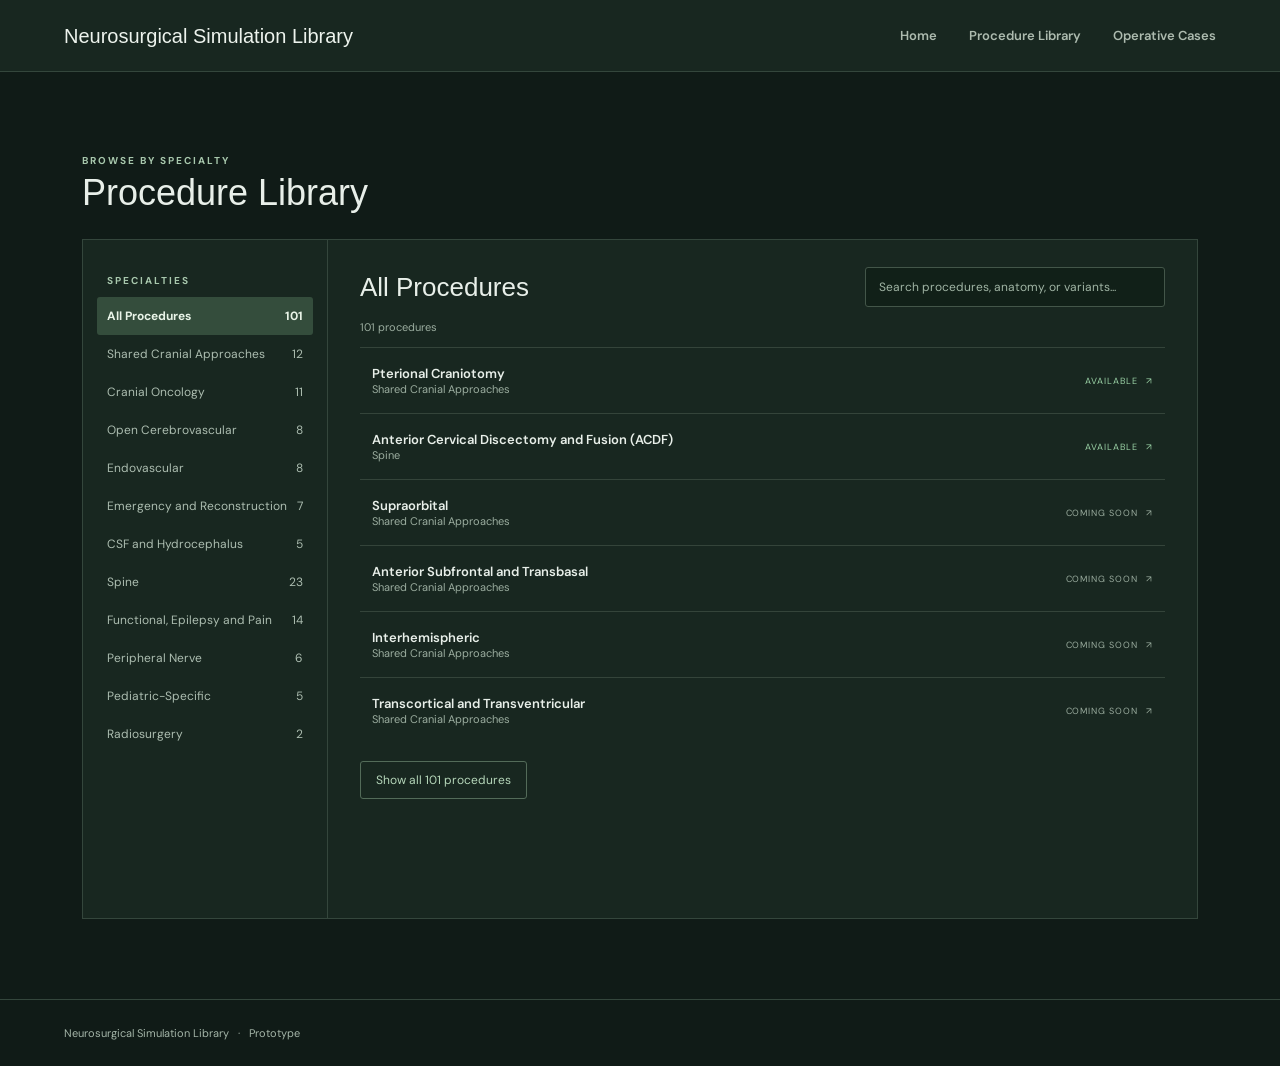
<file: procedures.html>
<!doctype html><html lang="en"><head><meta charset="utf-8"><meta name="viewport" content="width=device-width,initial-scale=1"><title>Neurosurgical Simulation Library</title><link rel="preconnect" href="https://fonts.googleapis.com"><link href="https://fonts.googleapis.com/css2?family=DM+Sans:wght@400;500;600;700&display=swap" rel="stylesheet">
<link rel="stylesheet" href="assets/procedure-library.css">
<link rel="stylesheet" href="assets/library-brand.css"></head><body data-page="procedures"><header><a class="library-brand" href="index.html">Neurosurgical Simulation Library</a><nav><a href="index.html">Home</a><a href="procedures.html">Procedure Library</a><a href="cases.html">Operative Cases</a></nav></header><main class="shell"><div class="section-head" id="library"><div><div class="eyebrow">Browse by specialty</div><h2>Procedure Library</h2></div></div><div class="library-layout"><aside class="side" id="filters"></aside><div class="main"><div class="bar"><h3 id="heading">All Procedures</h3><input class="search" id="search" type="search" placeholder="Search procedures, anatomy, or variants..." aria-label="Search procedures"></div><div class="results" id="count"></div><div id="list"></div></div></div></main><footer class="footer">Neurosurgical Simulation Library &nbsp; · &nbsp; Prototype</footer><dialog id="modal"><div class="modal"><button class="close" type="button" aria-label="Close">×</button><div class="eyebrow" id="modal-group"></div><h2 id="modal-title"></h2><p id="modal-description"></p><div id="modal-options"></div><div id="modal-action"></div></div></dialog>
<script src="assets/procedure-library.js?v=available-first"></script></body></html>
</file>
<file: assets/procedure-library.css>
:root {
  --ink: #e8efe9;
  --line: #34463c;
}

* { box-sizing: border-box; }
body { margin: 0; background: #101b17; color: var(--ink); font-family: 'DM Sans', sans-serif; }
button, input { font: inherit; }
button { cursor: pointer; }
header { height: 72px; background: #182720; border-bottom: 1px solid var(--line); display: flex; align-items: center; padding: 0 5%; justify-content: space-between; position: sticky; top: 0; z-index: 5; }
nav { display: flex; gap: 32px; font-size: 13px; font-weight: 600; }
nav a { color: #adbbaf; text-decoration: none; }
nav a:hover { color: #fff; }
.shell { max-width: 1440px; margin: auto; padding: 34px 5% 80px; }
.eyebrow { text-transform: uppercase; font-size: 10px; letter-spacing: 2px; font-weight: 700; color: #a8c8ad; }
.section-head { display: flex; align-items: end; justify-content: space-between; margin: 48px 0 20px; }
.section-head h2 { font: normal 36px Calibri, Carlito, Arial, sans-serif; margin: 5px 0; }
.footer { border-top: 1px solid var(--line); padding: 26px 5%; font-size: 11px; color: #a4b5a8; }

.hero { border-radius: 5px; background: #233a2f; display: grid; grid-template-columns: 1.1fr .9fr; min-height: 280px; overflow: hidden; }
.hero-copy { padding: 38px 48px; }
.hero h1 { font: 600 54px/1 Calibri, Carlito, Arial, sans-serif; letter-spacing: -1px; margin: 18px 0; }
.hero p { max-width: 440px; font-size: 14px; line-height: 1.7; color: #b5c5b8; }
.hero-art { position: relative; background: linear-gradient(135deg, #304c3c, #172b22); overflow: hidden; }
.hero-strips { position: absolute; inset: 0; display: grid; grid-template-columns: repeat(3, 1fr); gap: 3px; background: #101b17; overflow: hidden; }
.hero-strips img { display: block; width: 100%; height: 100%; min-width: 0; object-fit: cover; }
.hero-strips img:first-child { transform: translateY(-25px) scale(1.08); }
.hero-strips img:nth-child(3) { object-position: 55% center; }
.feature { display: grid; grid-template-columns: 1fr 1fr; gap: 16px; }
.card { border: 1px solid var(--line); background: #182720; border-radius: 4px; overflow: hidden; }
.feature .card { display: grid; grid-template-columns: 40% 60%; min-height: 190px; }
.card-art { background: #0b171b; position: relative; overflow: hidden; min-height: 220px; }
.card-art img { width: 100%; height: 100%; position: absolute; inset: 0; object-fit: cover; }
.card-body { padding: 24px; }
.badge { font-size: 9px; letter-spacing: 1.4px; text-transform: uppercase; font-weight: 700; color: #a8c8ad; }
.card h3 { font: normal 27px/1.05 Calibri, Carlito, Arial, sans-serif; margin: 12px 0; }
.card p { font-size: 12px; line-height: 1.6; color: #b5c5b8; }
.action { display: inline-flex; border: 0; background: transparent; padding: 6px 0; color: #b4d7b9; font-size: 12px; font-weight: 700; text-decoration: none; }
.action:hover { text-decoration: underline; }
.cases { display: grid; grid-template-columns: repeat(3, 1fr); gap: 16px; }
.cases .card { padding: 23px; min-height: 180px; }
.cases h3 { font-size: 22px; line-height: 1.12; }
.cases a { color: #b4d7b9; text-decoration: none; font-size: 12px; font-weight: 700; }
.feature .action, .cases .case-sim-link { display: inline-flex; background: #405c49; color: #ecf4ed; border: 1px solid #69856e; border-radius: 3px; padding: 10px 13px; text-decoration: none; font-size: 12px; font-weight: 700; }
.feature .action:hover, .cases .case-sim-link:hover { background: #52705a; color: #fff; text-decoration: none; }
.cases .case-sim-link { margin-top: 12px; }
.cases a:not(.case-sim-link) { display: inline-block; margin-top: 2px; }

.library-layout { display: grid; grid-template-columns: 245px 1fr; border: 1px solid var(--line); background: #182720; min-height: 550px; }
.side { padding: 24px 14px; border-right: 1px solid var(--line); }
.side p { padding: 0 10px; }
.filter { width: 100%; text-align: left; border: 0; background: transparent; padding: 11px 10px; border-radius: 3px; color: #acbdb0; font-size: 12px; display: flex; justify-content: space-between; }
.filter.active { background: #344d3c; color: #e9f4e8; font-weight: 700; }
.main { padding: 27px 32px; }
.bar { display: flex; justify-content: space-between; align-items: center; gap: 15px; }
.bar h3 { font: normal 26px Calibri, Carlito, Arial, sans-serif; margin: 0; }
.search { background: #112018; color: #f3f6f0; border: 1px solid #435649; border-radius: 3px; padding: 11px 13px; width: min(300px, 100%); font-size: 12px; outline: none; }
.search:focus { border-color: #71917a; }
.search::placeholder { color: #a0b4a4; }
.results { font-size: 11px; color: #9bad9f; margin: 13px 0; }
.row { display: flex; width: 100%; justify-content: space-between; align-items: center; gap: 15px; padding: 17px 12px; border: 0; border-top: 1px solid #34443a; background: transparent; color: var(--ink); text-align: left; font: inherit; appearance: none; }
.row:hover, .row:focus-visible { background: #263b30; outline: none; }
body:not([data-page]) .row { transition: background-color .16s; }
body:not([data-page]) .row:focus-visible { box-shadow: inset 0 0 0 2px #a6c9a9; }
.row strong { display: block; font-size: 13px; font-weight: 600; }
.row small { display: block; color: #9bad9f; font-size: 11px; }
.pill { white-space: nowrap; font-size: 9px; text-transform: uppercase; letter-spacing: .9px; color: #9bad9f; }
.pill.live { color: #9ad1a5; }
.show-more { background: transparent; color: #b5d6b9; border: 1px solid #536b59; border-radius: 3px; padding: 10px 15px; margin: 18px 0; font-size: 12px; }
body[data-page="procedures"] .shell { max-width: none; width: 100%; padding: 34px 6.4% 80px; }
body[data-page="procedures"] .library-layout { min-height: calc(100vh - 220px); }

dialog { background: #203229; color: #edf4eb; border: 0; padding: 0; width: min(540px, 92vw); box-shadow: 0 30px 90px #1b2d2440; border-radius: 5px; }
dialog::backdrop { background: #152a20a8; }
.modal { padding: 32px; }
.modal h2 { font: normal 36px Calibri, Carlito, Arial, sans-serif; margin: 12px 0; }
.modal p { font-size: 13px; color: #b7c8ba; line-height: 1.6; }
.close { float: right; background: none; border: 0; color: #d0ded0; font-size: 22px; }
.options { display: flex; flex-wrap: wrap; gap: 8px; margin: 12px 0 22px; }
.opt { border: 1px solid #486250; background: #192a20; color: #c1d2c3; border-radius: 3px; padding: 9px 12px; font-size: 12px; }
.opt.selected { background: #3a6046; border-color: #a6cead; color: #fff; }
.launch { display: block; background: #a6c9a9; color: #10271b; text-align: center; text-decoration: none; padding: 13px; font-size: 12px; font-weight: 700; margin-top: 20px; }
.muted-button { background: #35483b; color: #b8c8b9; }
.modal .note { font-size: 11px; }

@media (max-width: 750px) {
  nav { gap: 14px; font-size: 11px; }
  .hero { grid-template-columns: 1fr; }
  .hero-copy { padding: 30px; }
  .hero h1 { font-size: 43px; }
  .hero-art { height: 150px; }
  .feature, .cases, .library-layout { grid-template-columns: 1fr; }
  .side { display: flex; overflow: auto; border-right: 0; border-bottom: 1px solid var(--line); padding: 8px; }
  .side p { display: none; }
  .filter { width: auto; white-space: nowrap; gap: 12px; }
  .main { padding: 22px 18px; }
  .bar { align-items: flex-start; flex-direction: column; }
  .search { width: 100%; }
}
</file>
<file: assets/library-brand.css>
.library-brand {
  color: #edf3ed;
  font: 400 20px/1.2 Calibri, Carlito, Arial, sans-serif;
  letter-spacing: normal;
  text-decoration: none;
}
</file>
<file: assets/case-back.css>
.case-header-heading {
    display: flex;
    align-items: center;
    gap: .65rem 1rem;
    min-width: 0;
}

.case-back {
    display: inline-block;
    flex: none;
    padding: .45rem .7rem;
    border: 0;
    border-radius: .35rem;
    background: #315a40;
    color: #fff;
    font-size: .8rem;
    font-weight: 600;
    text-decoration: none;
    white-space: nowrap;
}

.case-back:hover, .case-back:focus-visible {
    background: #244832;
}
</file>
<file: assets/clinical-overview.css>
.visual { position:relative }
.reading-toggle { position:absolute; z-index:18; top:50%; right:0; transform:translateY(-50%); min-width:34px; min-height:58px; border:1px solid #708575; border-right:0; border-radius:7px 0 0 7px; background:#e8eee2; color:#294235; font-size:18px; cursor:pointer }
.reading-toggle:hover,.reading-toggle:focus-visible { background:#d3e3cf }
.layout.reading-expanded { grid-template-columns:minmax(0, 40fr) minmax(0, 60fr)!important }
.clinical-overview { padding:22px 24px 45px; color:#293d31; font-size:14px; line-height:1.65 }
.clinical-overview h2 { font-size:21px; line-height:1.25; margin:0 0 12px }
.clinical-overview h3 { font-size:15px; margin:20px 0 5px }
.clinical-overview p { margin:0 0 11px }
.clinical-overview ul { margin:6px 0 12px; padding-left:20px }
.clinical-overview a { color:#315f45; text-decoration:underline }
.clinical-overview .overview-source { font-size:12px; overflow-wrap:anywhere }
@media(max-width:760px) {
 .layout.reading-expanded { grid-template-columns:minmax(0,1fr)!important; grid-template-rows:minmax(85px,22fr) minmax(0,78fr)!important }
 .reading-toggle { top:auto; left:8px; right:auto; bottom:0; transform:none; min-width:44px; min-height:34px; border:1px solid #708575; border-radius:7px 7px 0 0 }
 .clinical-overview { padding:16px 16px 35px; font-size:14px }
 .side .tabs { gap:6px; overflow-x:auto; flex-shrink:0 }
 .side .tabs button { white-space:nowrap }
}
</file>
